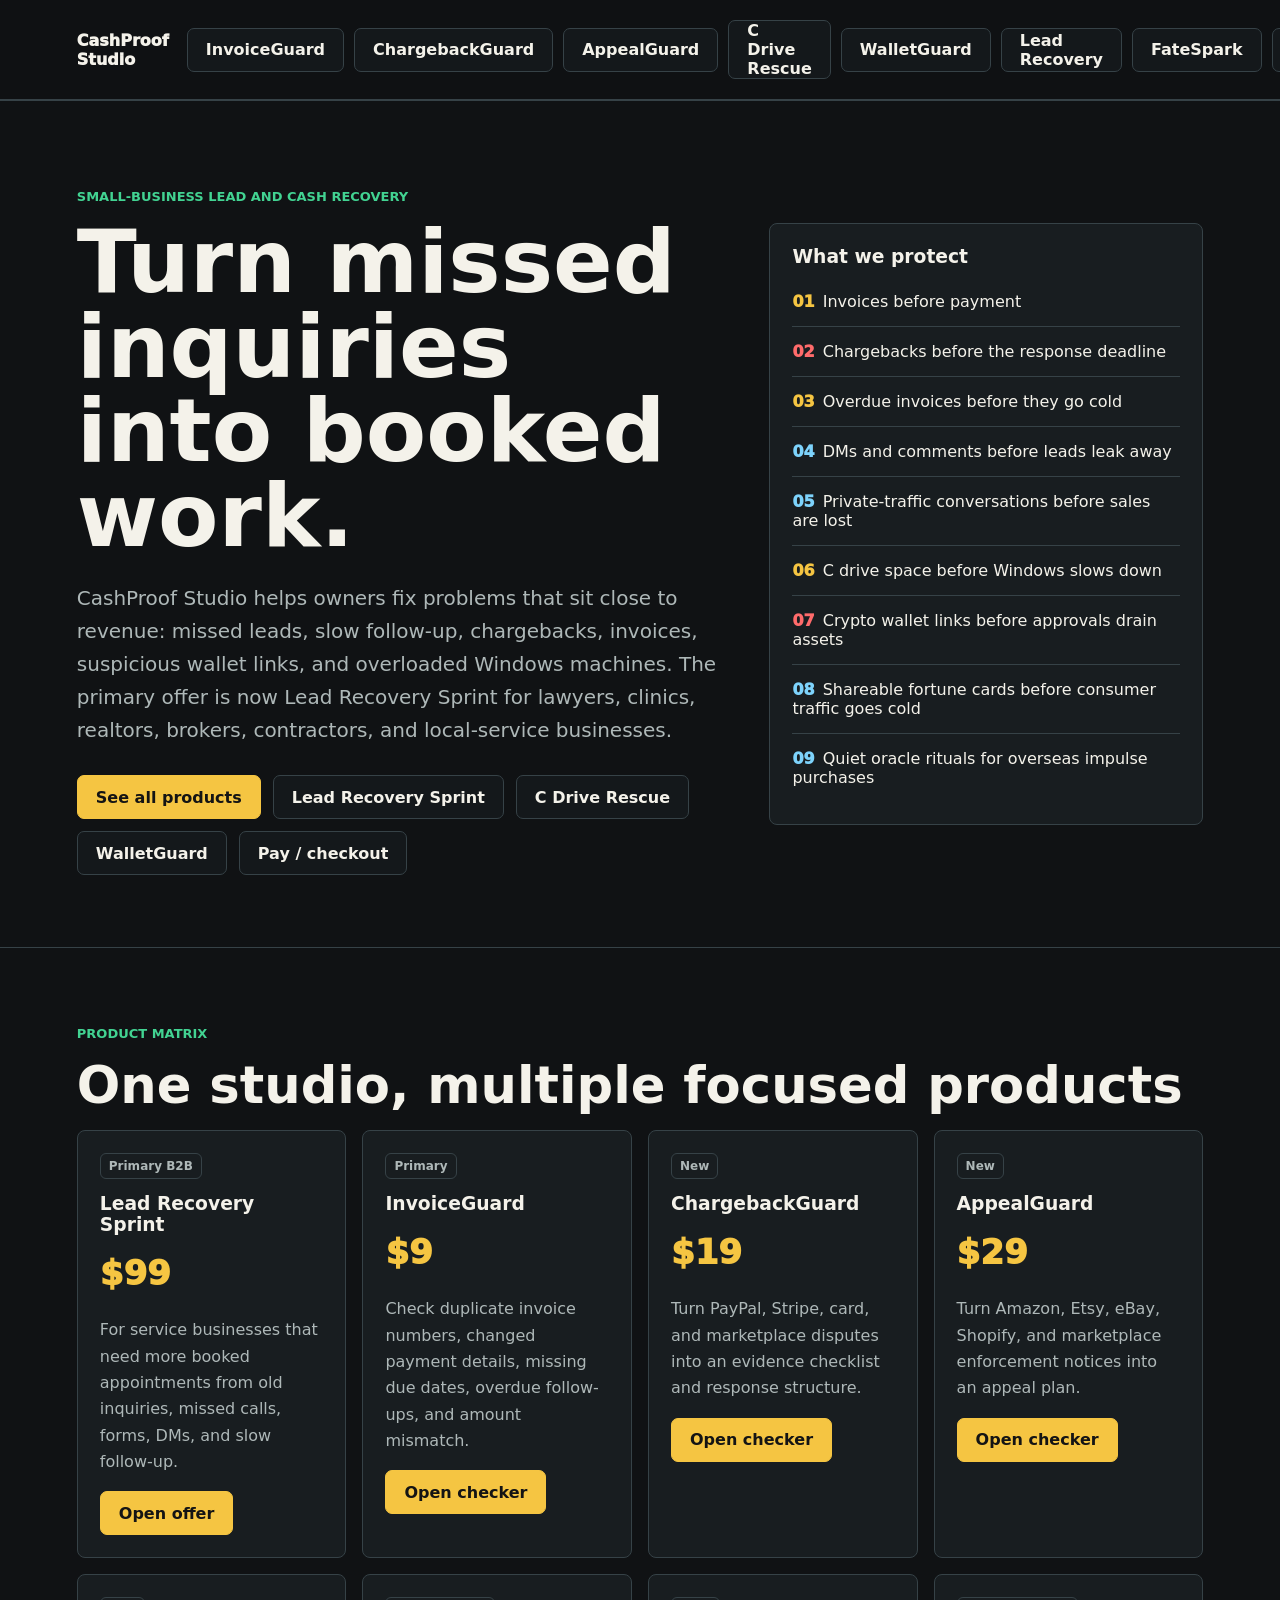
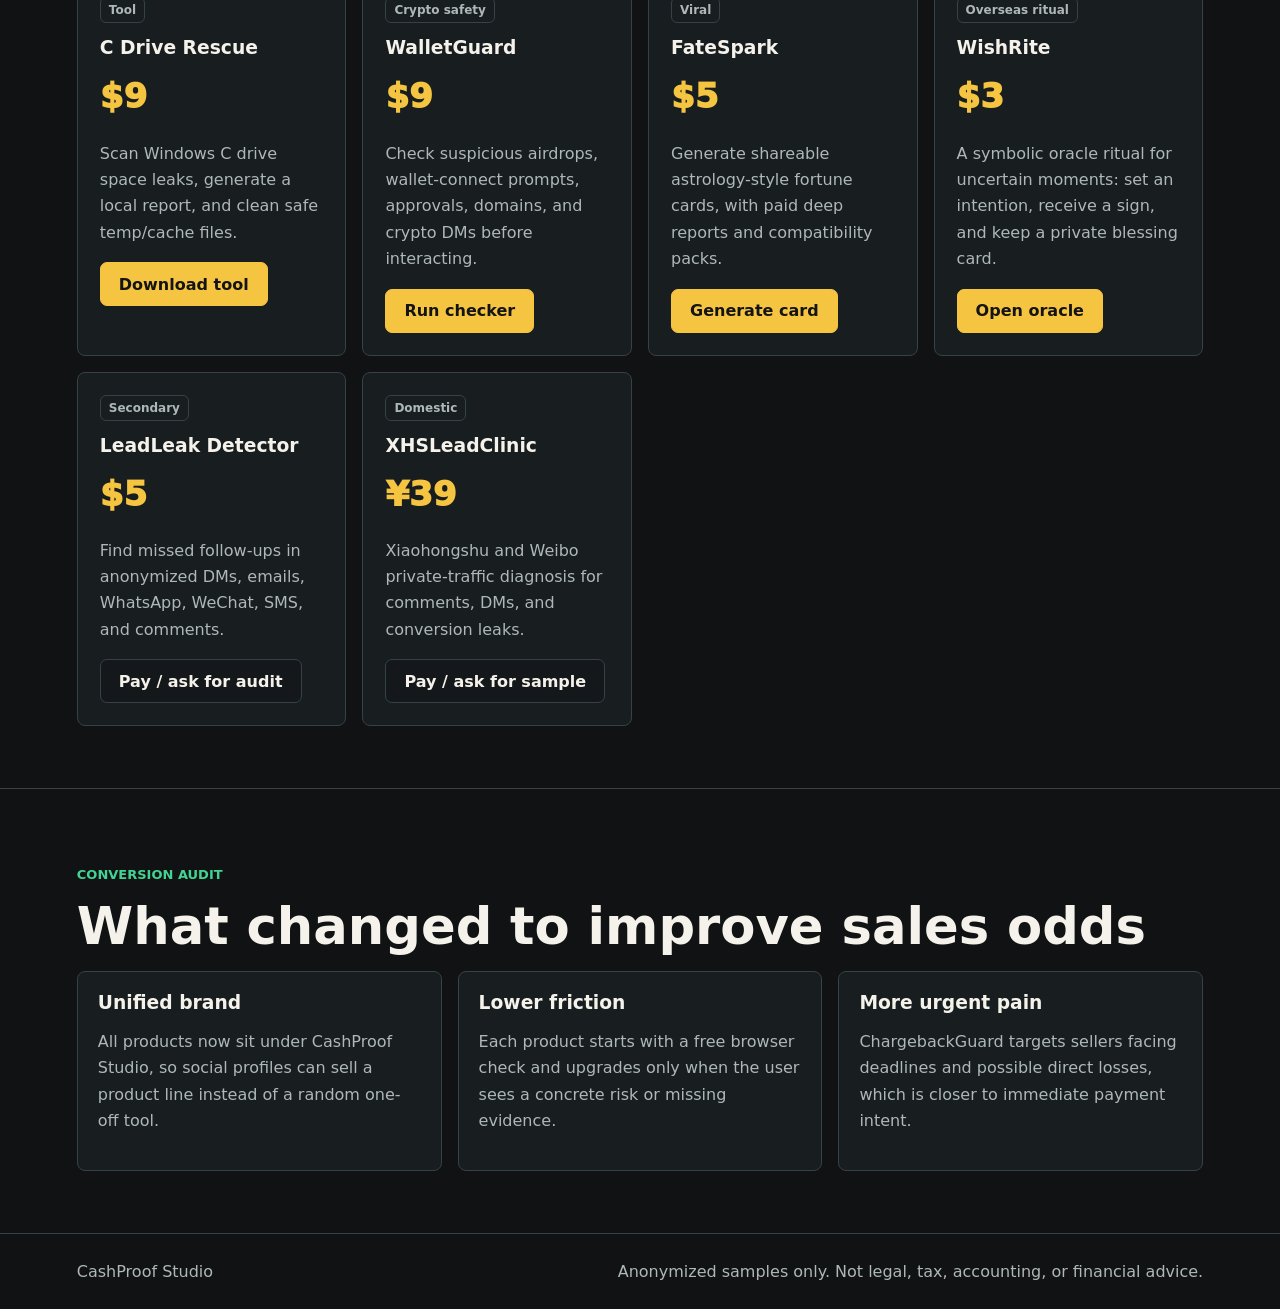
<file: index.html>
<!doctype html>
<html lang="en">
<head>
  <meta charset="utf-8">
  <meta name="viewport" content="width=device-width, initial-scale=1">
  <title>CashProof Studio - small business cash recovery tools</title>
  <style>
    :root{--bg:#101214;--panel:#181d20;--line:#364247;--text:#f4f2ea;--muted:#aeb8b8;--accent:#f5c542;--green:#42d392;--blue:#7dd3fc;--danger:#ff6b6b}
    *{box-sizing:border-box}body{margin:0;background:var(--bg);color:var(--text);font-family:Inter,ui-sans-serif,system-ui,-apple-system,BlinkMacSystemFont,"Segoe UI",sans-serif}
    a{color:inherit}.top{display:flex;justify-content:space-between;gap:18px;align-items:center;padding:18px 6vw;border-bottom:1px solid var(--line);background:rgba(16,18,20,.92);position:sticky;top:0;z-index:3}.brand{font-weight:950}.top nav{display:flex;gap:10px;align-items:center}
    .hero{min-height:72vh;padding:72px 6vw;display:grid;grid-template-columns:minmax(0,1.08fr) minmax(300px,.72fr);gap:42px;align-items:center}
    .eyebrow{color:var(--green);font-size:13px;font-weight:900;text-transform:uppercase}h1{font-size:clamp(44px,7vw,88px);line-height:.96;margin:0 0 24px}h2{font-size:clamp(30px,4vw,52px);line-height:1.06;margin:0 0 18px}h3{margin:0 0 10px}
    p{color:var(--muted);line-height:1.65}.lead{font-size:20px;max-width:760px}.actions{display:flex;flex-wrap:wrap;gap:12px;margin-top:28px}.btn{display:inline-flex;min-height:44px;align-items:center;justify-content:center;padding:0 18px;border:1px solid var(--line);border-radius:7px;text-decoration:none;font-weight:850}.primary{background:var(--accent);border-color:var(--accent);color:#141414}.secondary{background:#14181b}
    .panel,.card{background:var(--panel);border:1px solid var(--line);border-radius:8px}.panel{padding:22px}.row{padding:15px 0;border-bottom:1px solid var(--line)}.row:last-child{border:0}.row span{font-weight:950;margin-right:8px}.row .hot{color:var(--danger)}.row .new{color:var(--blue)}.row .cash{color:var(--accent)}
    section{padding:62px 6vw;border-top:1px solid var(--line)}.grid{display:grid;grid-template-columns:repeat(4,minmax(0,1fr));gap:16px}.card{padding:22px}.price{color:var(--accent);font-size:34px;font-weight:950;margin:0 0 10px}.tag{display:inline-flex;margin-bottom:14px;padding:5px 8px;border:1px solid var(--line);border-radius:6px;color:var(--muted);font-size:12px;font-weight:800}
    .audit{display:grid;grid-template-columns:repeat(3,minmax(0,1fr));gap:16px}.audit div{background:var(--panel);border:1px solid var(--line);border-radius:8px;padding:20px}
    footer{display:flex;justify-content:space-between;gap:18px;padding:28px 6vw;color:var(--muted);border-top:1px solid var(--line)}@media(max-width:1000px){.hero,.grid,.audit{grid-template-columns:1fr}.top nav{display:none}}
  </style>
</head>
<body>
  <header class="top">
    <div class="brand">CashProof Studio</div>
    <nav>
      <a class="btn secondary" href="/invoiceguard/">InvoiceGuard</a>
      <a class="btn secondary" href="/chargebackguard/">ChargebackGuard</a>
      <a class="btn secondary" href="/appealguard/">AppealGuard</a>
      <a class="btn secondary" href="/cdrive-rescue/">C Drive Rescue</a>
      <a class="btn secondary" href="/walletguard/">WalletGuard</a>
      <a class="btn secondary" href="/lead-recovery/">Lead Recovery</a>
      <a class="btn secondary" href="/fatespark/">FateSpark</a>
      <a class="btn secondary" href="/wishrite/">WishRite</a>
      <a class="btn primary" href="/start/">Start here</a>
      <a class="btn primary" href="/pay/">Pay / 收款</a>
    </nav>
  </header>
  <main>
    <section class="hero">
      <div>
        <p class="eyebrow">Small-business lead and cash recovery</p>
        <h1>Turn missed inquiries into booked work.</h1>
        <p class="lead">CashProof Studio helps owners fix problems that sit close to revenue: missed leads, slow follow-up, chargebacks, invoices, suspicious wallet links, and overloaded Windows machines. The primary offer is now Lead Recovery Sprint for lawyers, clinics, realtors, brokers, contractors, and local-service businesses.</p>
        <div class="actions">
          <a class="btn primary" href="/start/">See all products</a>
          <a class="btn secondary" href="/lead-recovery/">Lead Recovery Sprint</a>
          <a class="btn secondary" href="/cdrive-rescue/">C Drive Rescue</a>
          <a class="btn secondary" href="/walletguard/">WalletGuard</a>
          <a class="btn secondary" href="/pay/">Pay / checkout</a>
        </div>
      </div>
      <aside class="panel">
        <h3>What we protect</h3>
        <div class="row"><span class="cash">01</span>Invoices before payment</div>
        <div class="row"><span class="hot">02</span>Chargebacks before the response deadline</div>
        <div class="row"><span class="cash">03</span>Overdue invoices before they go cold</div>
        <div class="row"><span class="new">04</span>DMs and comments before leads leak away</div>
        <div class="row"><span class="new">05</span>Private-traffic conversations before sales are lost</div>
        <div class="row"><span class="cash">06</span>C drive space before Windows slows down</div>
        <div class="row"><span class="hot">07</span>Crypto wallet links before approvals drain assets</div>
        <div class="row"><span class="new">08</span>Shareable fortune cards before consumer traffic goes cold</div>
        <div class="row"><span class="new">09</span>Quiet oracle rituals for overseas impulse purchases</div>
      </aside>
    </section>

    <section>
      <p class="eyebrow">Product matrix</p>
      <h2>One studio, multiple focused products</h2>
      <div class="grid">
        <article class="card">
          <span class="tag">Primary B2B</span>
          <h3>Lead Recovery Sprint</h3>
          <p class="price">$99</p>
          <p>For service businesses that need more booked appointments from old inquiries, missed calls, forms, DMs, and slow follow-up.</p>
          <a class="btn primary" href="/lead-recovery/">Open offer</a>
        </article>
        <article class="card">
          <span class="tag">Primary</span>
          <h3>InvoiceGuard</h3>
          <p class="price">$9</p>
          <p>Check duplicate invoice numbers, changed payment details, missing due dates, overdue follow-ups, and amount mismatch.</p>
          <a class="btn primary" href="/invoiceguard/">Open checker</a>
        </article>
        <article class="card">
          <span class="tag">New</span>
          <h3>ChargebackGuard</h3>
          <p class="price">$19</p>
          <p>Turn PayPal, Stripe, card, and marketplace disputes into an evidence checklist and response structure.</p>
          <a class="btn primary" href="/chargebackguard/">Open checker</a>
        </article>
        <article class="card">
          <span class="tag">New</span>
          <h3>AppealGuard</h3>
          <p class="price">$29</p>
          <p>Turn Amazon, Etsy, eBay, Shopify, and marketplace enforcement notices into an appeal plan.</p>
          <a class="btn primary" href="/appealguard/">Open checker</a>
        </article>
        <article class="card">
          <span class="tag">Tool</span>
          <h3>C Drive Rescue</h3>
          <p class="price">$9</p>
          <p>Scan Windows C drive space leaks, generate a local report, and clean safe temp/cache files.</p>
          <a class="btn primary" href="/cdrive-rescue/">Download tool</a>
        </article>
        <article class="card">
          <span class="tag">Crypto safety</span>
          <h3>WalletGuard</h3>
          <p class="price">$9</p>
          <p>Check suspicious airdrops, wallet-connect prompts, approvals, domains, and crypto DMs before interacting.</p>
          <a class="btn primary" href="/walletguard/">Run checker</a>
        </article>
        <article class="card">
          <span class="tag">Viral</span>
          <h3>FateSpark</h3>
          <p class="price">$5</p>
          <p>Generate shareable astrology-style fortune cards, with paid deep reports and compatibility packs.</p>
          <a class="btn primary" href="/fatespark/">Generate card</a>
        </article>
        <article class="card">
          <span class="tag">Overseas ritual</span>
          <h3>WishRite</h3>
          <p class="price">$3</p>
          <p>A symbolic oracle ritual for uncertain moments: set an intention, receive a sign, and keep a private blessing card.</p>
          <a class="btn primary" href="/wishrite/">Open oracle</a>
        </article>
        <article class="card">
          <span class="tag">Secondary</span>
          <h3>LeadLeak Detector</h3>
          <p class="price">$5</p>
          <p>Find missed follow-ups in anonymized DMs, emails, WhatsApp, WeChat, SMS, and comments.</p>
          <a class="btn secondary" href="/pay/">Pay / ask for audit</a>
        </article>
        <article class="card">
          <span class="tag">Domestic</span>
          <h3>XHSLeadClinic</h3>
          <p class="price">¥39</p>
          <p>Xiaohongshu and Weibo private-traffic diagnosis for comments, DMs, and conversion leaks.</p>
          <a class="btn secondary" href="/pay/">Pay / ask for sample</a>
        </article>
      </div>
    </section>

    <section>
      <p class="eyebrow">Conversion audit</p>
      <h2>What changed to improve sales odds</h2>
      <div class="audit">
        <div>
          <h3>Unified brand</h3>
          <p>All products now sit under CashProof Studio, so social profiles can sell a product line instead of a random one-off tool.</p>
        </div>
        <div>
          <h3>Lower friction</h3>
          <p>Each product starts with a free browser check and upgrades only when the user sees a concrete risk or missing evidence.</p>
        </div>
        <div>
          <h3>More urgent pain</h3>
          <p>ChargebackGuard targets sellers facing deadlines and possible direct losses, which is closer to immediate payment intent.</p>
        </div>
      </div>
    </section>
  </main>
  <footer><span>CashProof Studio</span><span>Anonymized samples only. Not legal, tax, accounting, or financial advice.</span></footer>
</body>
</html>
</file>
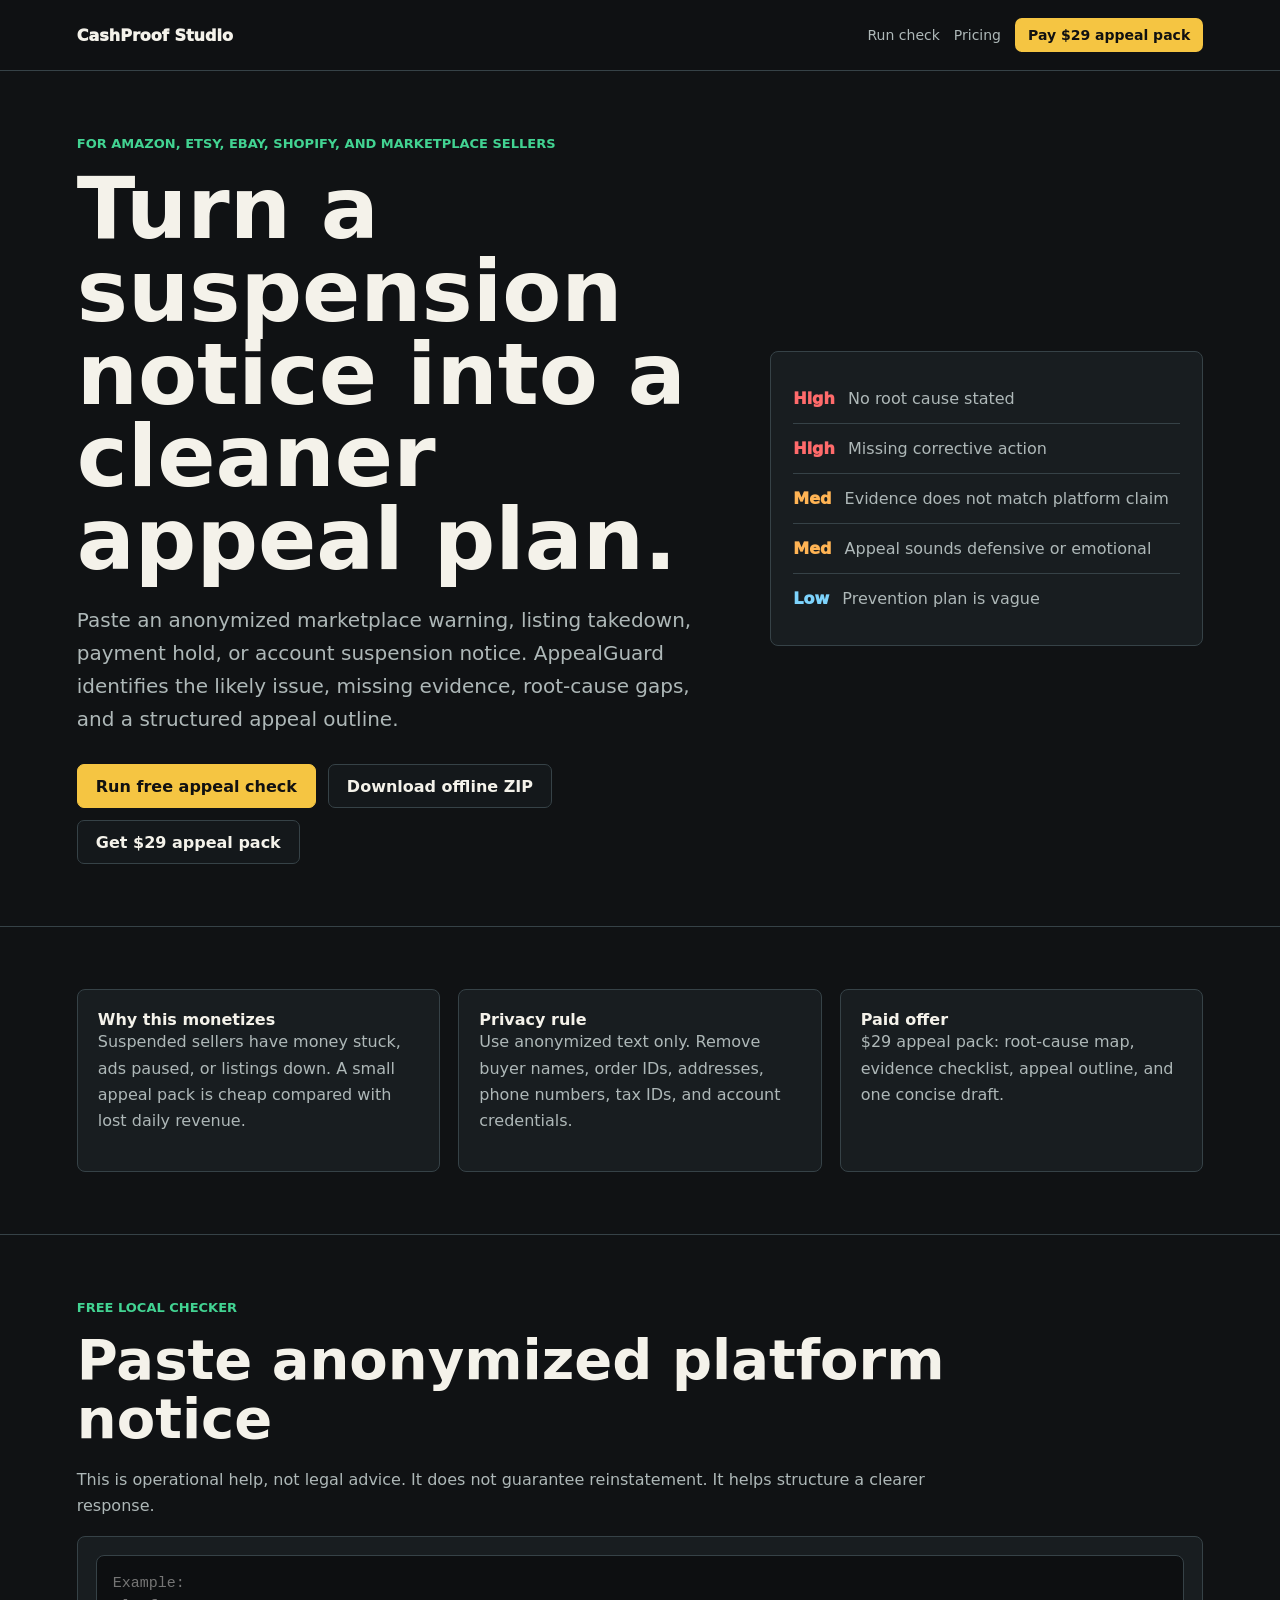
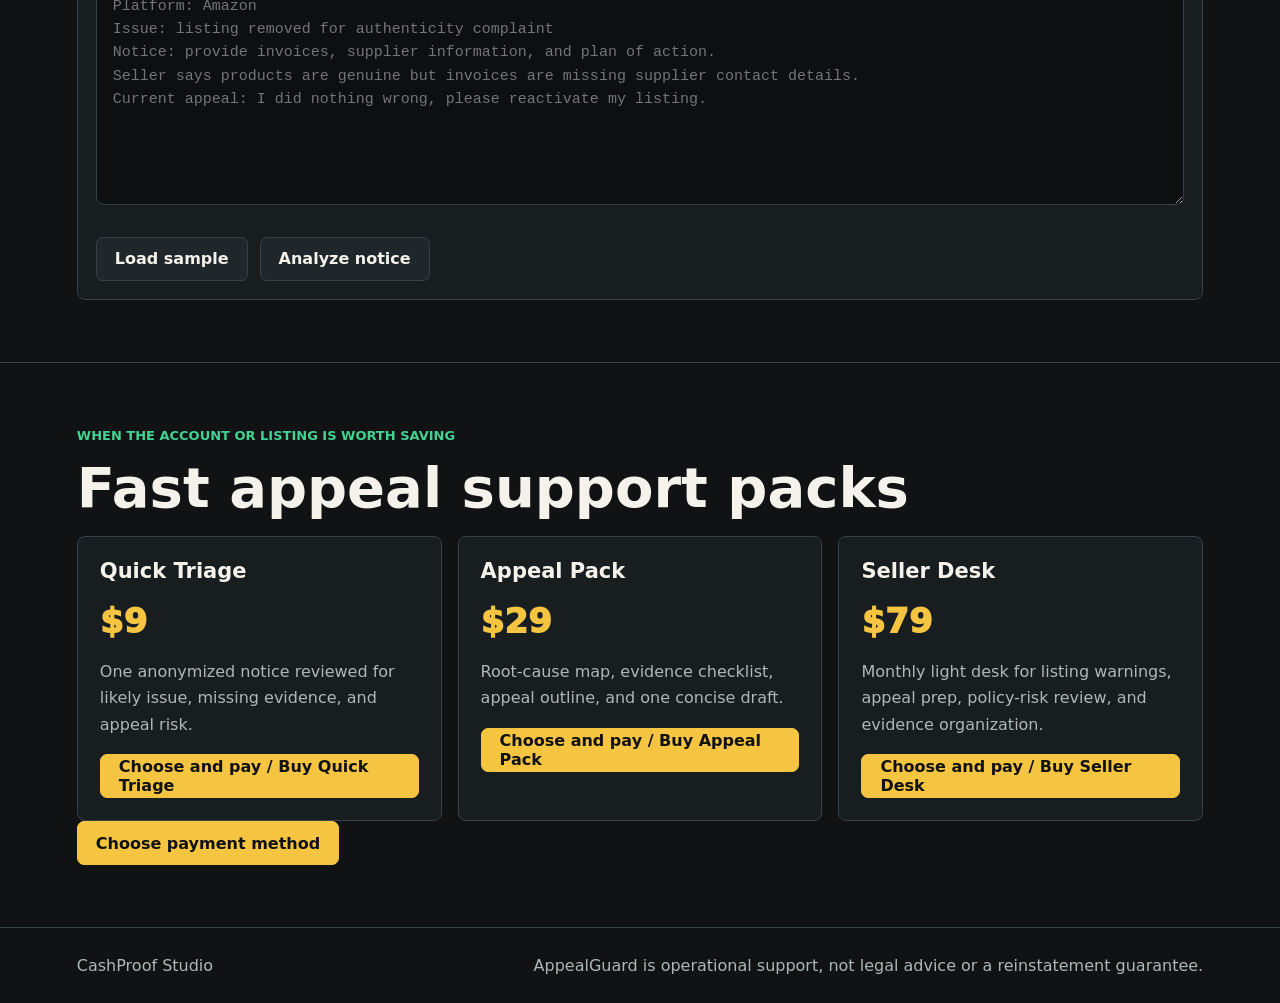
<file: appealguard/index.html>
﻿<!doctype html>
<html lang="en">
<head>
  <meta charset="utf-8">
  <meta name="viewport" content="width=device-width, initial-scale=1">
  <title>AppealGuard - marketplace suspension appeal checker</title>
  <link rel="stylesheet" href="styles.css">
</head>
<body>
  <header class="topbar">
    <a class="brand" href="../">CashProof Studio</a>
    <nav>
      <a href="#check">Run check</a>
      <a href="#offers">Pricing</a>
      <a class="paylink" href="https://tianyayiyin.github.io/pay/">Pay $29 appeal pack</a>
    </nav>
  </header>

  <main>
    <section class="hero">
      <div>
        <p class="eyebrow">For Amazon, Etsy, eBay, Shopify, and marketplace sellers</p>
        <h1>Turn a suspension notice into a cleaner appeal plan.</h1>
        <p class="lead">Paste an anonymized marketplace warning, listing takedown, payment hold, or account suspension notice. AppealGuard identifies the likely issue, missing evidence, root-cause gaps, and a structured appeal outline.</p>
        <div class="actions">
          <a class="button primary" href="#check">Run free appeal check</a>
          <a class="button secondary" href="AppealGuard-Free.zip" download>Download offline ZIP</a>
          <a class="button secondary" href="https://tianyayiyin.github.io/pay/">Get $29 appeal pack</a>
        </div>
      </div>
      <aside class="risk-card">
        <div class="risk-row high"><span>High</span> No root cause stated</div>
        <div class="risk-row high"><span>High</span> Missing corrective action</div>
        <div class="risk-row medium"><span>Med</span> Evidence does not match platform claim</div>
        <div class="risk-row medium"><span>Med</span> Appeal sounds defensive or emotional</div>
        <div class="risk-row low"><span>Low</span> Prevention plan is vague</div>
      </aside>
    </section>

    <section class="strip">
      <div>
        <strong>Why this monetizes</strong>
        <p>Suspended sellers have money stuck, ads paused, or listings down. A small appeal pack is cheap compared with lost daily revenue.</p>
      </div>
      <div>
        <strong>Privacy rule</strong>
        <p>Use anonymized text only. Remove buyer names, order IDs, addresses, phone numbers, tax IDs, and account credentials.</p>
      </div>
      <div>
        <strong>Paid offer</strong>
        <p>$29 appeal pack: root-cause map, evidence checklist, appeal outline, and one concise draft.</p>
      </div>
    </section>

    <section id="check" class="checker">
      <div class="section-head">
        <p class="eyebrow">Free local checker</p>
        <h2>Paste anonymized platform notice</h2>
        <p>This is operational help, not legal advice. It does not guarantee reinstatement. It helps structure a clearer response.</p>
      </div>

      <div class="tool">
        <textarea id="noticeText" placeholder="Example:
Platform: Amazon
Issue: listing removed for authenticity complaint
Notice: provide invoices, supplier information, and plan of action.
Seller says products are genuine but invoices are missing supplier contact details.
Current appeal: I did nothing wrong, please reactivate my listing."></textarea>
        <div class="tool-actions">
          <button id="sampleBtn" type="button">Load sample</button>
          <button id="checkBtn" type="button">Analyze notice</button>
        </div>
      </div>

      <div id="results" class="results" hidden>
        <div class="score">
          <span id="scoreLabel">Appeal readiness</span>
          <strong id="scoreValue">0</strong>
        </div>
        <div class="result-grid">
          <article>
            <h3>Likely issue</h3>
            <ul id="issueList"></ul>
          </article>
          <article>
            <h3>Missing evidence</h3>
            <ul id="evidenceList"></ul>
          </article>
          <article>
            <h3>Next action</h3>
            <p id="nextAction"></p>
          </article>
        </div>
        <div class="email-box">
          <h3>Appeal outline</h3>
          <pre id="appealDraft"></pre>
        </div>
      </div>
    </section>

    <section id="offers" class="offers">
      <p class="eyebrow">When the account or listing is worth saving</p>
      <h2>Fast appeal support packs</h2>
      <div class="offer-grid">
        <article>
          <h3>Quick Triage</h3>
          <p class="price">$9</p>
          <p>One anonymized notice reviewed for likely issue, missing evidence, and appeal risk.</p><a class="button primary" href="https://tianyayiyin.github.io/pay/?product=appealguard&plan=quick-triage">Choose and pay / Buy Quick Triage</a>
        </article>
        <article>
          <h3>Appeal Pack</h3>
          <p class="price">$29</p>
          <p>Root-cause map, evidence checklist, appeal outline, and one concise draft.</p><a class="button primary" href="https://tianyayiyin.github.io/pay/?product=appealguard&plan=appeal-pack">Choose and pay / Buy Appeal Pack</a>
        </article>
        <article>
          <h3>Seller Desk</h3>
          <p class="price">$79</p>
          <p>Monthly light desk for listing warnings, appeal prep, policy-risk review, and evidence organization.</p><a class="button primary" href="https://tianyayiyin.github.io/pay/?product=appealguard&plan=seller-desk">Choose and pay / Buy Seller Desk</a>
        </article>
      </div>
      <a class="button primary" href="https://tianyayiyin.github.io/pay/">Choose payment method</a>
    </section>
  </main>

  <footer>
    <span>CashProof Studio</span>
    <span>AppealGuard is operational support, not legal advice or a reinstatement guarantee.</span>
  </footer>
  <script src="app.js"></script>
<script>
  document.querySelectorAll('#pricing article, #offers article, .price-card').forEach((card) => {
    const link = card.querySelector('a[href*="/pay/"]');
    if (!link) return;
    card.style.cursor = 'pointer';
    card.setAttribute('tabindex', '0');
    card.setAttribute('role', 'link');
    card.addEventListener('click', (event) => {
      if (event.target.closest('a')) return;
      window.location.href = link.href;
    });
    card.addEventListener('keydown', (event) => {
      if (event.key === 'Enter') window.location.href = link.href;
    });
  });
</script>
</body>
</html>
</file>
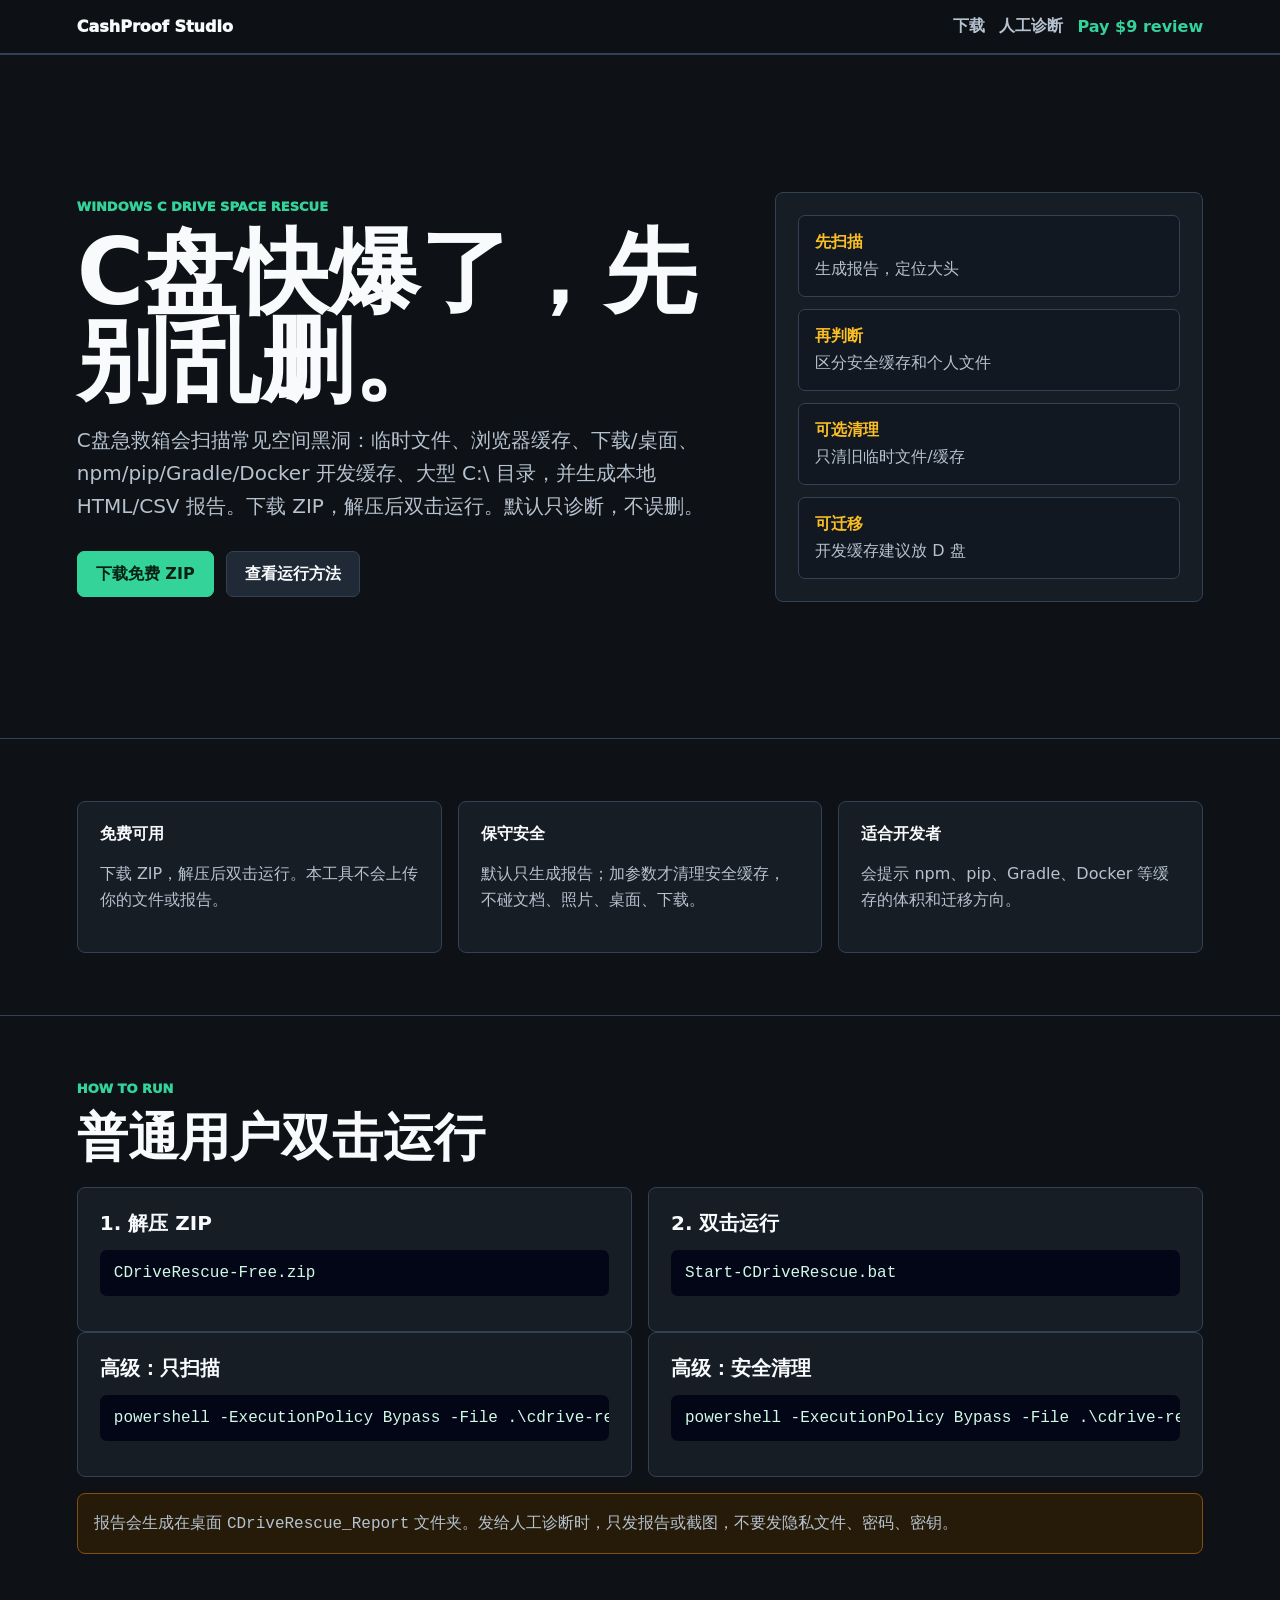
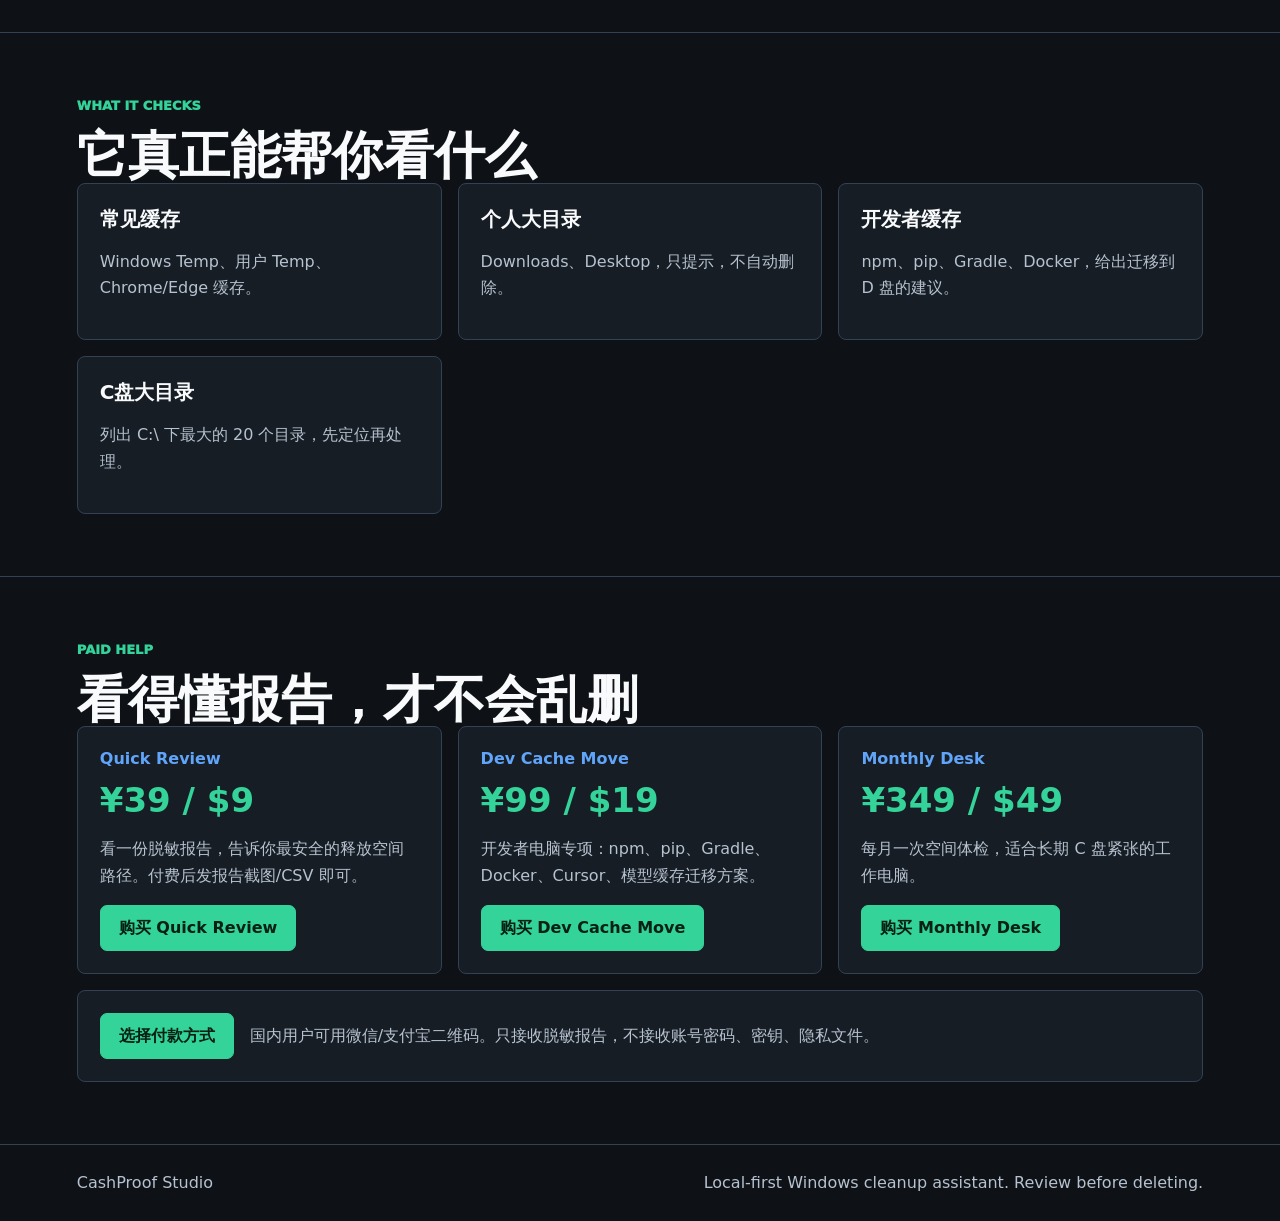
<file: cdrive-rescue/index.html>
﻿<!doctype html>
<html lang="zh-CN">
<head>
  <meta charset="utf-8">
  <meta name="viewport" content="width=device-width, initial-scale=1">
  <title>C盘急救箱 - Windows C Drive Rescue</title>
  <link rel="stylesheet" href="styles.css">
</head>
<body>
  <header class="topbar">
    <a class="brand" href="../">CashProof Studio</a>
    <nav>
      <a href="#download">下载</a>
      <a href="#pricing">人工诊断</a>
      <a class="paylink" href="https://tianyayiyin.github.io/pay/">Pay $9 review</a>
    </nav>
  </header>

  <main>
    <section class="hero">
      <div>
        <p class="eyebrow">Windows C drive space rescue</p>
        <h1>C盘快爆了，先别乱删。</h1>
        <p class="lead">C盘急救箱会扫描常见空间黑洞：临时文件、浏览器缓存、下载/桌面、npm/pip/Gradle/Docker 开发缓存、大型 C:\ 目录，并生成本地 HTML/CSV 报告。下载 ZIP，解压后双击运行。默认只诊断，不误删。</p>
        <div class="actions">
          <a class="button primary" href="CDriveRescue-Free.zip" download>下载免费 ZIP</a>
          <a class="button secondary" href="#run">查看运行方法</a>
        </div>
      </div>
      <aside class="rescue-card">
        <div><strong>先扫描</strong><span>生成报告，定位大头</span></div>
        <div><strong>再判断</strong><span>区分安全缓存和个人文件</span></div>
        <div><strong>可选清理</strong><span>只清旧临时文件/缓存</span></div>
        <div><strong>可迁移</strong><span>开发缓存建议放 D 盘</span></div>
      </aside>
    </section>

    <section id="download" class="strip">
      <div>
        <strong>免费可用</strong>
        <p>下载 ZIP，解压后双击运行。本工具不会上传你的文件或报告。</p>
      </div>
      <div>
        <strong>保守安全</strong>
        <p>默认只生成报告；加参数才清理安全缓存，不碰文档、照片、桌面、下载。</p>
      </div>
      <div>
        <strong>适合开发者</strong>
        <p>会提示 npm、pip、Gradle、Docker 等缓存的体积和迁移方向。</p>
      </div>
    </section>

    <section id="run" class="run">
      <div class="section-head">
        <p class="eyebrow">How to run</p>
        <h2>普通用户双击运行</h2>
      </div>
      <div class="code-grid">
        <article>
          <h3>1. 解压 ZIP</h3>
          <pre><code>CDriveRescue-Free.zip</code></pre>
        </article>
        <article>
          <h3>2. 双击运行</h3>
          <pre><code>Start-CDriveRescue.bat</code></pre>
        </article>
      </div>
      <div class="code-grid">
        <article>
          <h3>高级：只扫描</h3>
          <pre><code>powershell -ExecutionPolicy Bypass -File .\cdrive-rescue.ps1</code></pre>
        </article>
        <article>
          <h3>高级：安全清理</h3>
          <pre><code>powershell -ExecutionPolicy Bypass -File .\cdrive-rescue.ps1 -CleanSafe</code></pre>
        </article>
      </div>
      <p class="note">报告会生成在桌面 <code>CDriveRescue_Report</code> 文件夹。发给人工诊断时，只发报告或截图，不要发隐私文件、密码、密钥。</p>
    </section>

    <section class="checks">
      <p class="eyebrow">What it checks</p>
      <h2>它真正能帮你看什么</h2>
      <div class="grid">
        <article><h3>常见缓存</h3><p>Windows Temp、用户 Temp、Chrome/Edge 缓存。</p></article>
        <article><h3>个人大目录</h3><p>Downloads、Desktop，只提示，不自动删除。</p></article>
        <article><h3>开发者缓存</h3><p>npm、pip、Gradle、Docker，给出迁移到 D 盘的建议。</p></article>
        <article><h3>C盘大目录</h3><p>列出 C:\ 下最大的 20 个目录，先定位再处理。</p></article>
      </div>
    </section>

    <section id="pricing" class="pricing">
      <p class="eyebrow">Paid help</p>
      <h2>看得懂报告，才不会乱删</h2>
      <div class="price-grid">
        <article>
          <span>Quick Review</span>
          <strong>¥39 / $9</strong>
          <p>看一份脱敏报告，告诉你最安全的释放空间路径。付费后发报告截图/CSV 即可。</p><a class="button primary" href="https://tianyayiyin.github.io/pay/?product=cdrive-rescue&plan=quick-review">购买 Quick Review</a>
        </article>
        <article>
          <span>Dev Cache Move</span>
          <strong>¥99 / $19</strong>
          <p>开发者电脑专项：npm、pip、Gradle、Docker、Cursor、模型缓存迁移方案。</p><a class="button primary" href="https://tianyayiyin.github.io/pay/?product=cdrive-rescue&plan=dev-cache-move">购买 Dev Cache Move</a>
        </article>
        <article>
          <span>Monthly Desk</span>
          <strong>¥349 / $49</strong>
          <p>每月一次空间体检，适合长期 C 盘紧张的工作电脑。</p><a class="button primary" href="https://tianyayiyin.github.io/pay/?product=cdrive-rescue&plan=monthly-desk">购买 Monthly Desk</a>
        </article>
      </div>
      <div class="paybox">
        <a class="button primary" href="https://tianyayiyin.github.io/pay/">选择付款方式</a>
        <p>国内用户可用微信/支付宝二维码。只接收脱敏报告，不接收账号密码、密钥、隐私文件。</p>
      </div>
    </section>
  </main>

  <footer>
    <span>CashProof Studio</span>
    <span>Local-first Windows cleanup assistant. Review before deleting.</span>
  </footer>
<script>
  document.querySelectorAll('#pricing article, #offers article, .price-card').forEach((card) => {
    const link = card.querySelector('a[href*="/pay/"]');
    if (!link) return;
    card.style.cursor = 'pointer';
    card.setAttribute('tabindex', '0');
    card.setAttribute('role', 'link');
    card.addEventListener('click', (event) => {
      if (event.target.closest('a')) return;
      window.location.href = link.href;
    });
    card.addEventListener('keydown', (event) => {
      if (event.key === 'Enter') window.location.href = link.href;
    });
  });
</script>
</body>
</html>
</file>
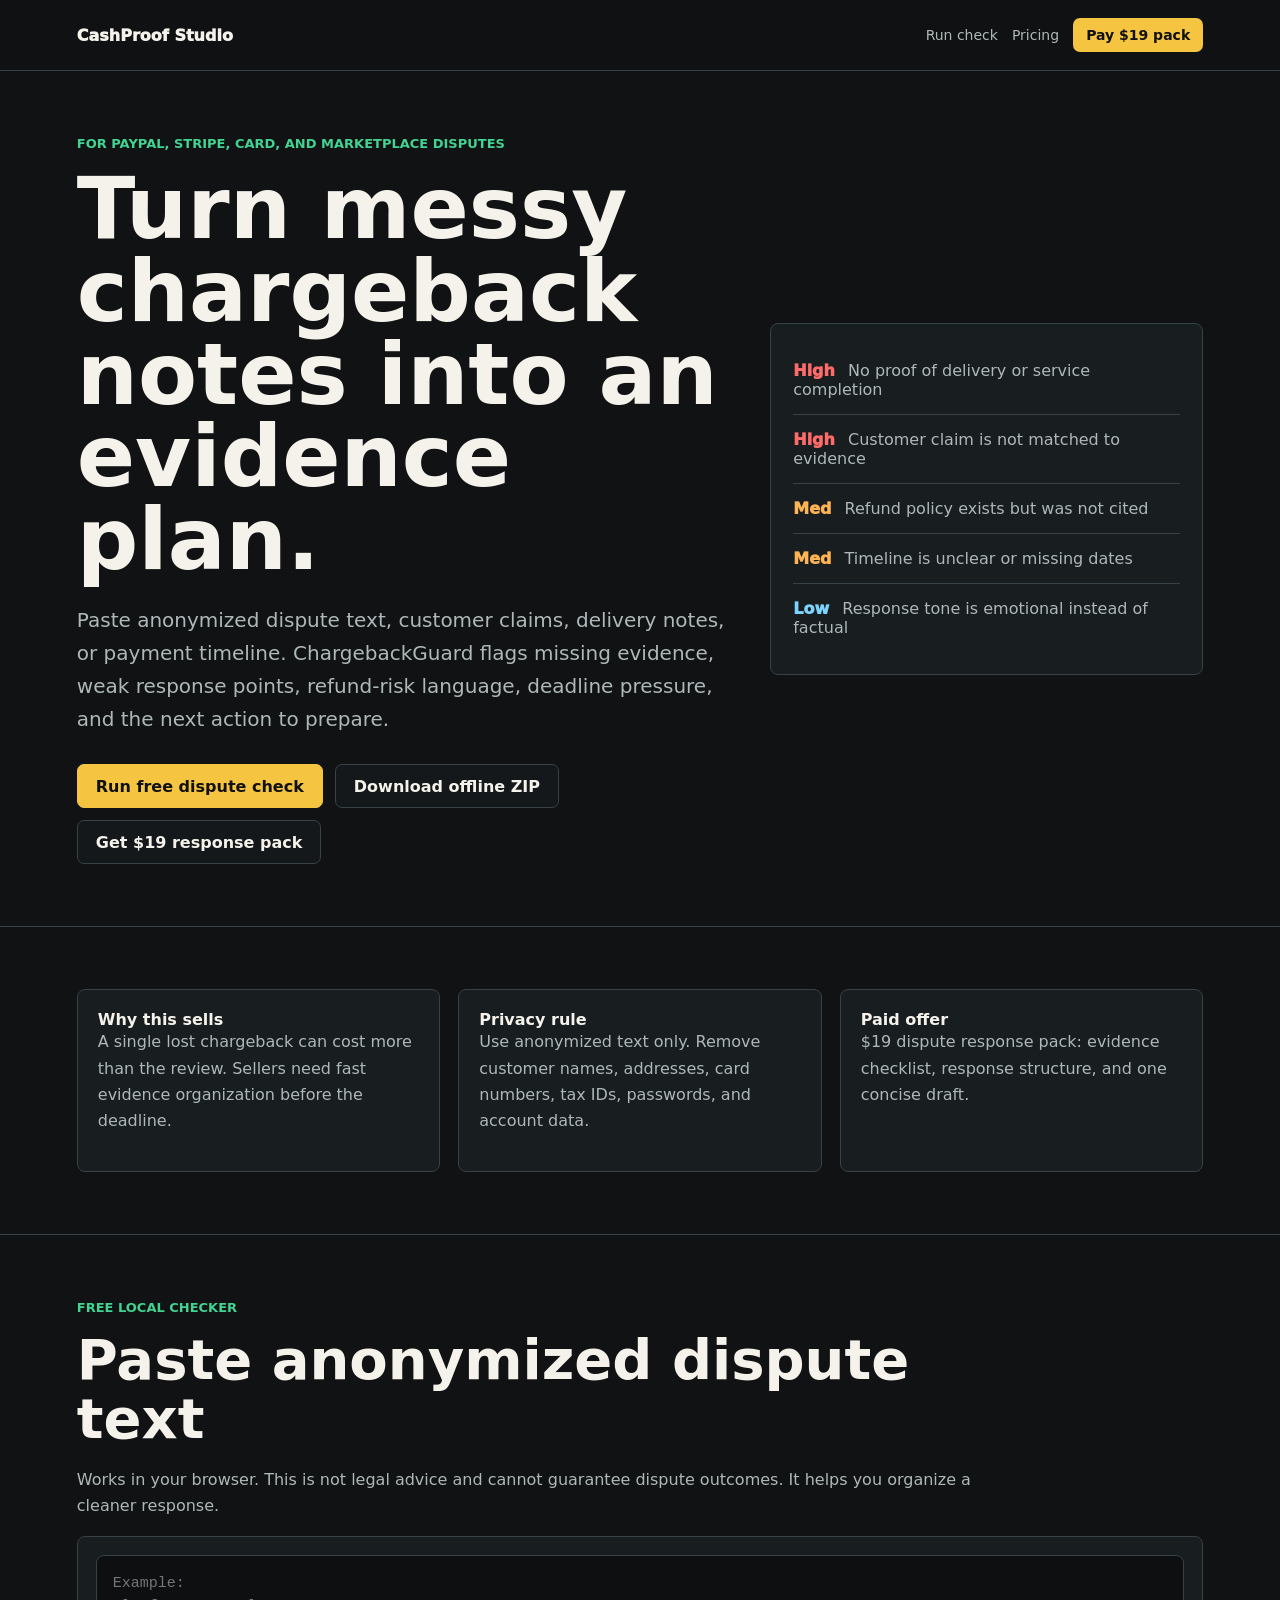
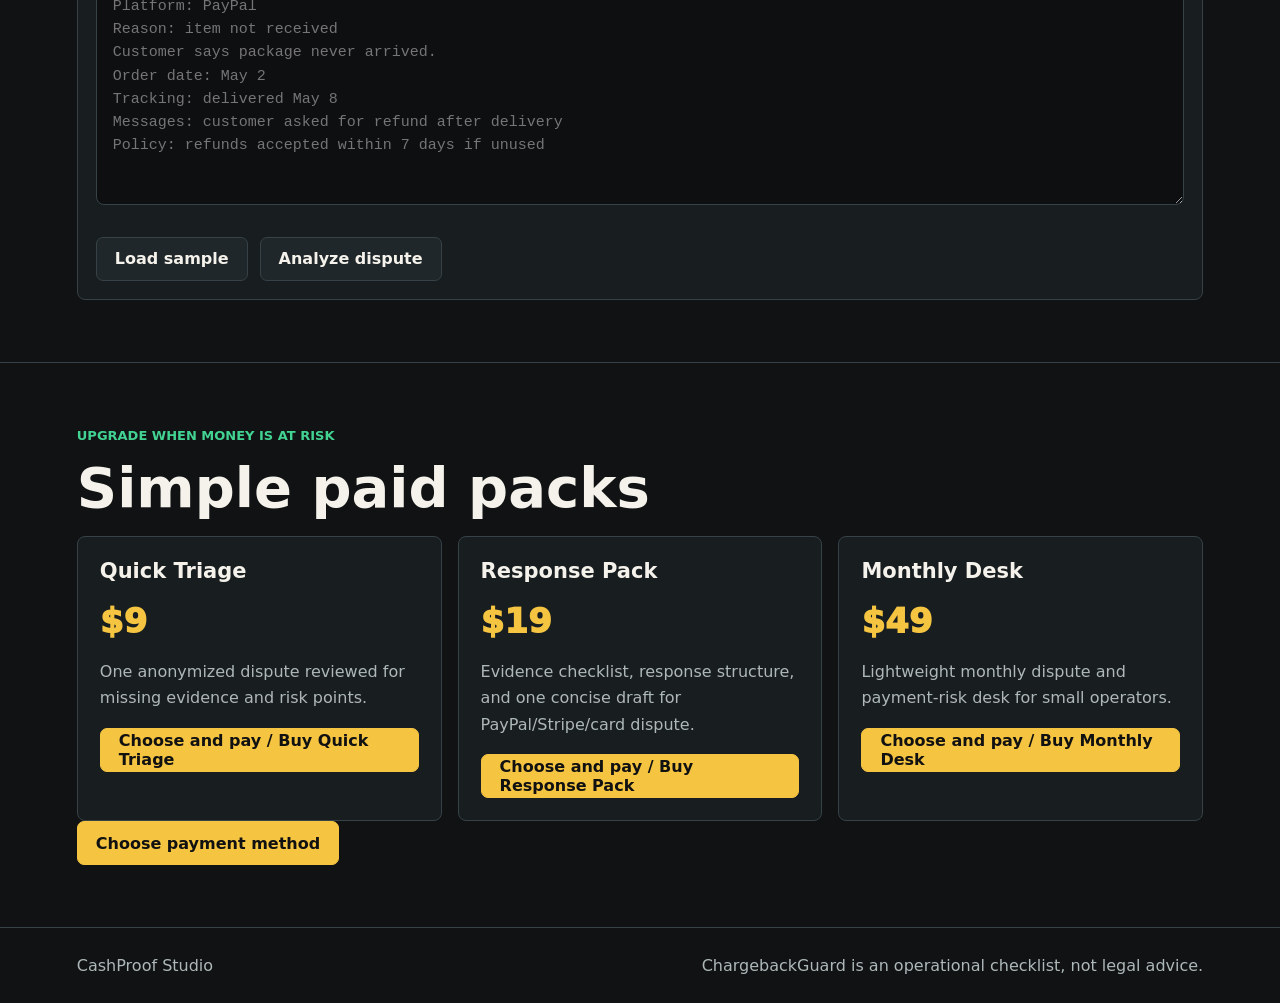
<file: chargebackguard/index.html>
﻿<!doctype html>
<html lang="en">
<head>
  <meta charset="utf-8">
  <meta name="viewport" content="width=device-width, initial-scale=1">
  <title>ChargebackGuard - dispute evidence checker</title>
  <link rel="stylesheet" href="styles.css">
</head>
<body>
  <header class="topbar">
    <a class="brand" href="../">CashProof Studio</a>
    <nav>
      <a href="#check">Run check</a>
      <a href="#offers">Pricing</a>
      <a class="paylink" href="https://tianyayiyin.github.io/pay/">Pay $19 pack</a>
    </nav>
  </header>

  <main>
    <section class="hero">
      <div>
        <p class="eyebrow">For PayPal, Stripe, card, and marketplace disputes</p>
        <h1>Turn messy chargeback notes into an evidence plan.</h1>
        <p class="lead">Paste anonymized dispute text, customer claims, delivery notes, or payment timeline. ChargebackGuard flags missing evidence, weak response points, refund-risk language, deadline pressure, and the next action to prepare.</p>
        <div class="actions">
          <a class="button primary" href="#check">Run free dispute check</a>
          <a class="button secondary" href="ChargebackGuard-Free.zip" download>Download offline ZIP</a>
          <a class="button secondary" href="https://tianyayiyin.github.io/pay/">Get $19 response pack</a>
        </div>
      </div>
      <aside class="risk-card">
        <div class="risk-row high"><span>High</span> No proof of delivery or service completion</div>
        <div class="risk-row high"><span>High</span> Customer claim is not matched to evidence</div>
        <div class="risk-row medium"><span>Med</span> Refund policy exists but was not cited</div>
        <div class="risk-row medium"><span>Med</span> Timeline is unclear or missing dates</div>
        <div class="risk-row low"><span>Low</span> Response tone is emotional instead of factual</div>
      </aside>
    </section>

    <section class="strip">
      <div>
        <strong>Why this sells</strong>
        <p>A single lost chargeback can cost more than the review. Sellers need fast evidence organization before the deadline.</p>
      </div>
      <div>
        <strong>Privacy rule</strong>
        <p>Use anonymized text only. Remove customer names, addresses, card numbers, tax IDs, passwords, and account data.</p>
      </div>
      <div>
        <strong>Paid offer</strong>
        <p>$19 dispute response pack: evidence checklist, response structure, and one concise draft.</p>
      </div>
    </section>

    <section id="check" class="checker">
      <div class="section-head">
        <p class="eyebrow">Free local checker</p>
        <h2>Paste anonymized dispute text</h2>
        <p>Works in your browser. This is not legal advice and cannot guarantee dispute outcomes. It helps you organize a cleaner response.</p>
      </div>

      <div class="tool">
        <textarea id="caseText" placeholder="Example:
Platform: PayPal
Reason: item not received
Customer says package never arrived.
Order date: May 2
Tracking: delivered May 8
Messages: customer asked for refund after delivery
Policy: refunds accepted within 7 days if unused"></textarea>
        <div class="tool-actions">
          <button id="sampleBtn" type="button">Load sample</button>
          <button id="checkBtn" type="button">Analyze dispute</button>
        </div>
      </div>

      <div id="results" class="results" hidden>
        <div class="score">
          <span id="scoreLabel">Risk score</span>
          <strong id="scoreValue">0</strong>
        </div>
        <div class="result-grid">
          <article>
            <h3>Missing evidence</h3>
            <ul id="missingList"></ul>
          </article>
          <article>
            <h3>Response angle</h3>
            <ul id="angleList"></ul>
          </article>
          <article>
            <h3>Next action</h3>
            <p id="nextAction"></p>
          </article>
        </div>
        <div class="email-box">
          <h3>Draft response structure</h3>
          <pre id="responseDraft"></pre>
        </div>
      </div>
    </section>

    <section id="offers" class="offers">
      <p class="eyebrow">Upgrade when money is at risk</p>
      <h2>Simple paid packs</h2>
      <div class="offer-grid">
        <article>
          <h3>Quick Triage</h3>
          <p class="price">$9</p>
          <p>One anonymized dispute reviewed for missing evidence and risk points.</p><a class="button primary" href="https://tianyayiyin.github.io/pay/?product=chargebackguard&plan=quick-triage">Choose and pay / Buy Quick Triage</a>
        </article>
        <article>
          <h3>Response Pack</h3>
          <p class="price">$19</p>
          <p>Evidence checklist, response structure, and one concise draft for PayPal/Stripe/card dispute.</p><a class="button primary" href="https://tianyayiyin.github.io/pay/?product=chargebackguard&plan=response-pack">Choose and pay / Buy Response Pack</a>
        </article>
        <article>
          <h3>Monthly Desk</h3>
          <p class="price">$49</p>
          <p>Lightweight monthly dispute and payment-risk desk for small operators.</p><a class="button primary" href="https://tianyayiyin.github.io/pay/?product=chargebackguard&plan=monthly-desk">Choose and pay / Buy Monthly Desk</a>
        </article>
      </div>
      <a class="button primary" href="https://tianyayiyin.github.io/pay/">Choose payment method</a>
    </section>
  </main>

  <footer>
    <span>CashProof Studio</span>
    <span>ChargebackGuard is an operational checklist, not legal advice.</span>
  </footer>
  <script src="app.js"></script>
<script>
  document.querySelectorAll('#pricing article, #offers article, .price-card').forEach((card) => {
    const link = card.querySelector('a[href*="/pay/"]');
    if (!link) return;
    card.style.cursor = 'pointer';
    card.setAttribute('tabindex', '0');
    card.setAttribute('role', 'link');
    card.addEventListener('click', (event) => {
      if (event.target.closest('a')) return;
      window.location.href = link.href;
    });
    card.addEventListener('keydown', (event) => {
      if (event.key === 'Enter') window.location.href = link.href;
    });
  });
</script>
</body>
</html>
</file>
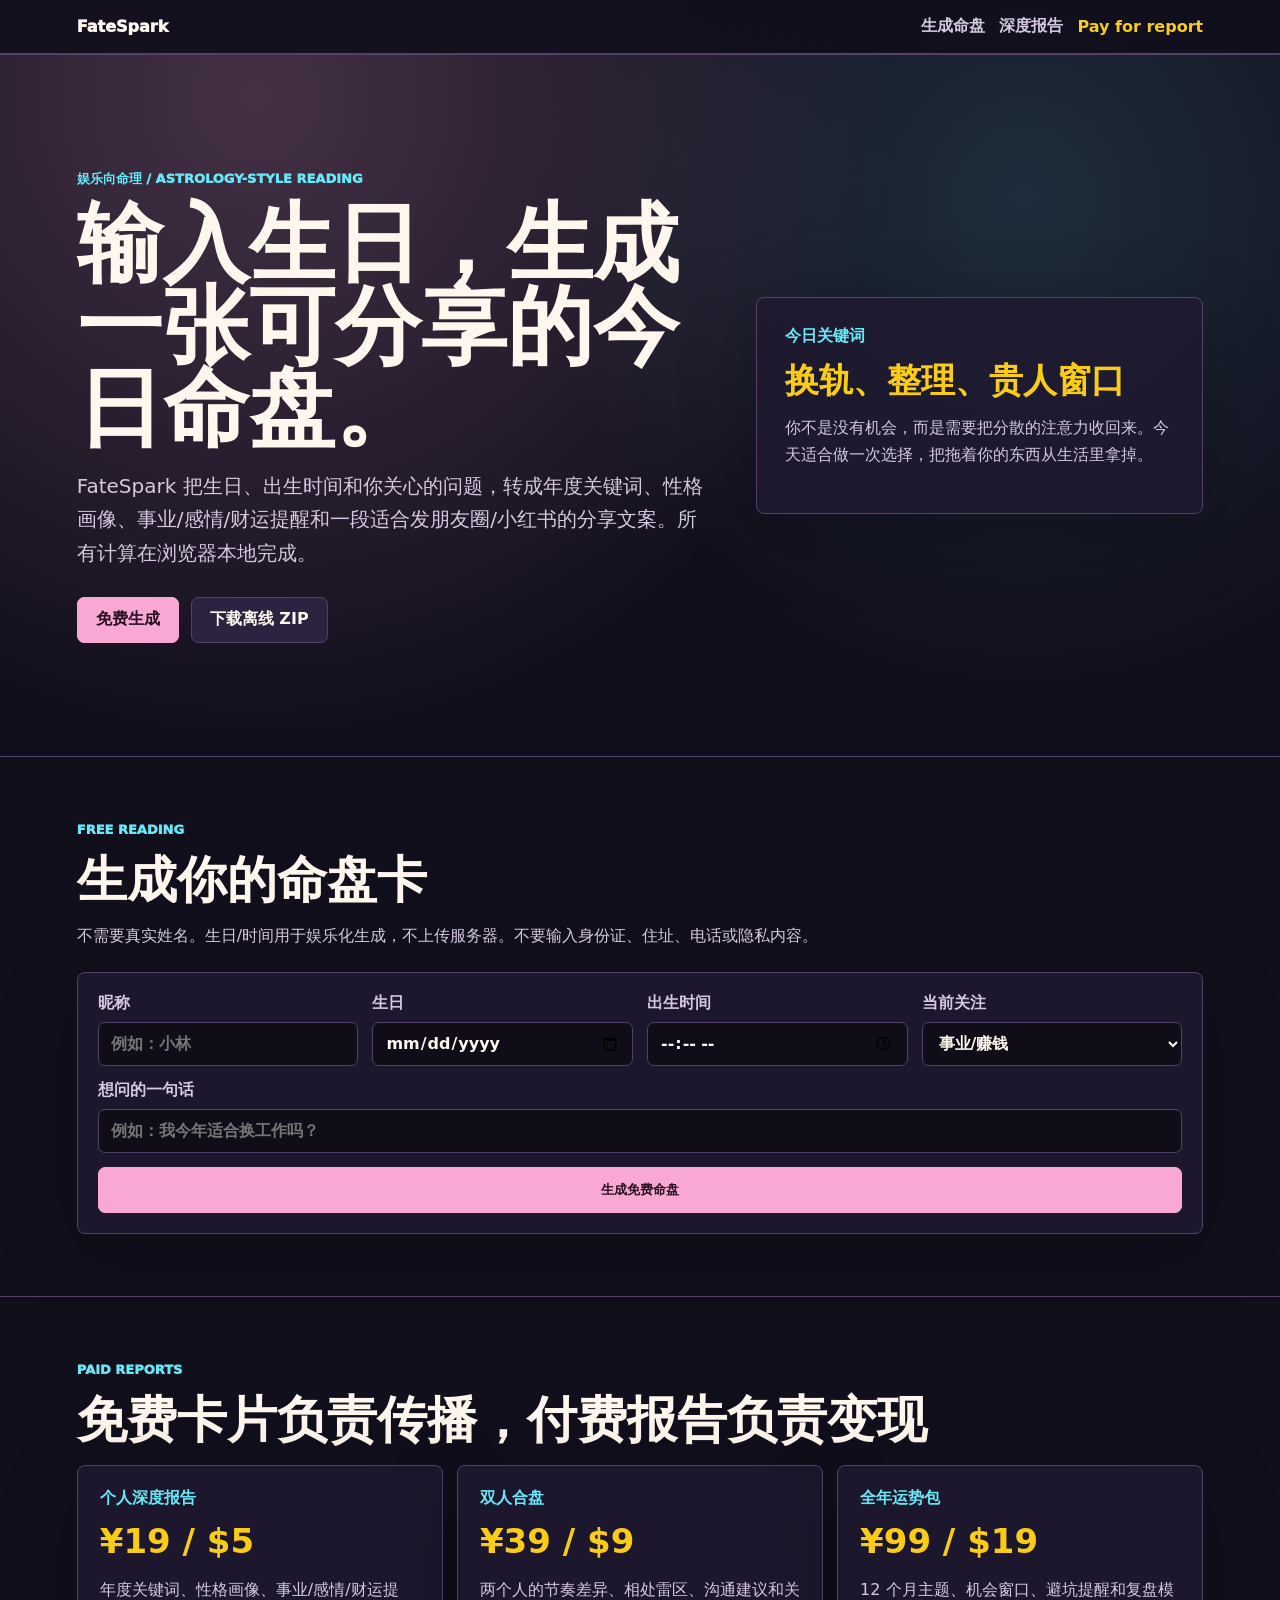
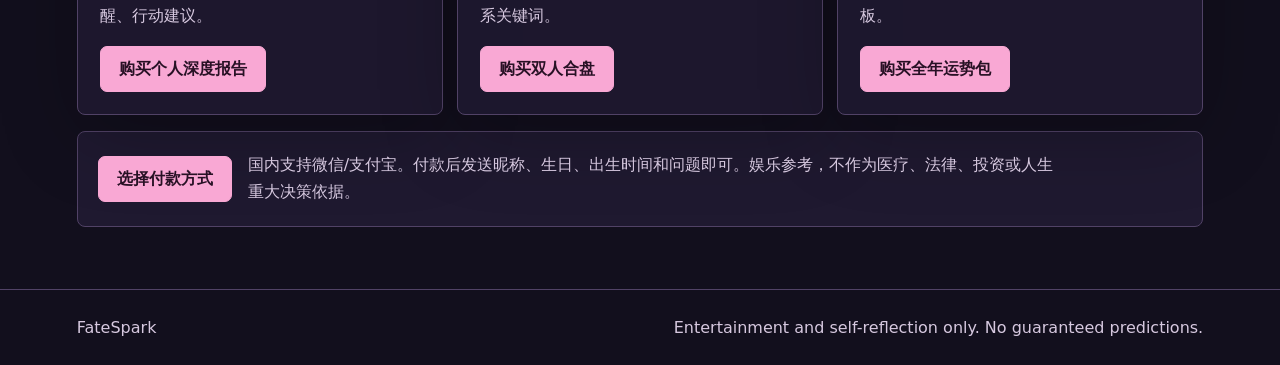
<file: fatespark/index.html>
﻿<!doctype html>
<html lang="zh-CN">
<head>
  <meta charset="utf-8">
  <meta name="viewport" content="width=device-width, initial-scale=1">
  <title>FateSpark 今日命盘 - 免费生成可分享运势卡</title>
  <link rel="stylesheet" href="styles.css">
</head>
<body>
  <header class="topbar">
    <a class="brand" href="../">FateSpark</a>
    <nav>
      <a href="#reading">生成命盘</a>
      <a href="#pricing">深度报告</a>
      <a class="paylink" href="https://tianyayiyin.github.io/pay/">Pay for report</a>
    </nav>
  </header>

  <main>
    <section class="hero">
      <div>
        <p class="eyebrow">娱乐向命理 / astrology-style reading</p>
        <h1>输入生日，生成一张可分享的今日命盘。</h1>
        <p class="lead">FateSpark 把生日、出生时间和你关心的问题，转成年度关键词、性格画像、事业/感情/财运提醒和一段适合发朋友圈/小红书的分享文案。所有计算在浏览器本地完成。</p>
        <div class="actions">
          <a class="button primary" href="#reading">免费生成</a>
          <a class="button secondary" href="FateSpark-Free.zip" download>下载离线 ZIP</a>
        </div>
      </div>
      <aside class="sample-card">
        <span>今日关键词</span>
        <strong>换轨、整理、贵人窗口</strong>
        <p>你不是没有机会，而是需要把分散的注意力收回来。今天适合做一次选择，把拖着你的东西从生活里拿掉。</p>
      </aside>
    </section>

    <section id="reading" class="tool-section">
      <div class="section-head">
        <p class="eyebrow">Free reading</p>
        <h2>生成你的命盘卡</h2>
        <p>不需要真实姓名。生日/时间用于娱乐化生成，不上传服务器。不要输入身份证、住址、电话或隐私内容。</p>
      </div>
      <form id="readingForm" class="form-grid">
        <label>昵称
          <input id="nickname" placeholder="例如：小林">
        </label>
        <label>生日
          <input id="birthday" type="date">
        </label>
        <label>出生时间
          <input id="birthtime" type="time">
        </label>
        <label>当前关注
          <select id="focus">
            <option value="career">事业/赚钱</option>
            <option value="love">感情/关系</option>
            <option value="study">学习/考试</option>
            <option value="change">转型/搬家/换工作</option>
          </select>
        </label>
        <label class="wide">想问的一句话
          <input id="question" placeholder="例如：我今年适合换工作吗？">
        </label>
        <button class="button primary wide" type="submit">生成免费命盘</button>
      </form>

      <div id="result" class="result" hidden>
        <div class="card-head">
          <p class="eyebrow">Your FateSpark card</p>
          <h2 id="resultTitle"></h2>
        </div>
        <div class="result-grid">
          <article><span>主关键词</span><strong id="keyword"></strong></article>
          <article><span>优势能量</span><strong id="strength"></strong></article>
          <article><span>注意事项</span><strong id="watchout"></strong></article>
        </div>
        <div class="reading-copy">
          <h3>今日解读</h3>
          <p id="readingText"></p>
        </div>
        <div class="reading-copy">
          <h3>可分享文案</h3>
          <pre id="shareText"></pre>
        </div>
        <div class="actions">
          <button id="copyShare" class="button secondary" type="button">复制分享文案</button>
          <a class="button primary" href="#pricing">解锁深度报告</a>
        </div>
      </div>
    </section>

    <section id="pricing" class="pricing">
      <p class="eyebrow">Paid reports</p>
      <h2>免费卡片负责传播，付费报告负责变现</h2>
      <div class="price-grid">
        <article>
          <span>个人深度报告</span>
          <strong>¥19 / $5</strong>
          <p>年度关键词、性格画像、事业/感情/财运提醒、行动建议。</p><a class="button primary" href="https://tianyayiyin.github.io/pay/?product=fatespark&plan=deep-report">购买个人深度报告</a>
        </article>
        <article>
          <span>双人合盘</span>
          <strong>¥39 / $9</strong>
          <p>两个人的节奏差异、相处雷区、沟通建议和关系关键词。</p><a class="button primary" href="https://tianyayiyin.github.io/pay/?product=fatespark&plan=compatibility">购买双人合盘</a>
        </article>
        <article>
          <span>全年运势包</span>
          <strong>¥99 / $19</strong>
          <p>12 个月主题、机会窗口、避坑提醒和复盘模板。</p><a class="button primary" href="https://tianyayiyin.github.io/pay/?product=fatespark&plan=yearly-report">购买全年运势包</a>
        </article>
      </div>
      <div class="paybox">
        <a class="button primary" href="https://tianyayiyin.github.io/pay/">选择付款方式</a>
        <p>国内支持微信/支付宝。付款后发送昵称、生日、出生时间和问题即可。娱乐参考，不作为医疗、法律、投资或人生重大决策依据。</p>
      </div>
    </section>
  </main>

  <footer>
    <span>FateSpark</span>
    <span>Entertainment and self-reflection only. No guaranteed predictions.</span>
  </footer>
  <script src="app.js"></script>
<script>
  document.querySelectorAll('#pricing article, #offers article, .price-card').forEach((card) => {
    const link = card.querySelector('a[href*="/pay/"]');
    if (!link) return;
    card.style.cursor = 'pointer';
    card.setAttribute('tabindex', '0');
    card.setAttribute('role', 'link');
    card.addEventListener('click', (event) => {
      if (event.target.closest('a')) return;
      window.location.href = link.href;
    });
    card.addEventListener('keydown', (event) => {
      if (event.key === 'Enter') window.location.href = link.href;
    });
  });
</script>
</body>
</html>
</file>
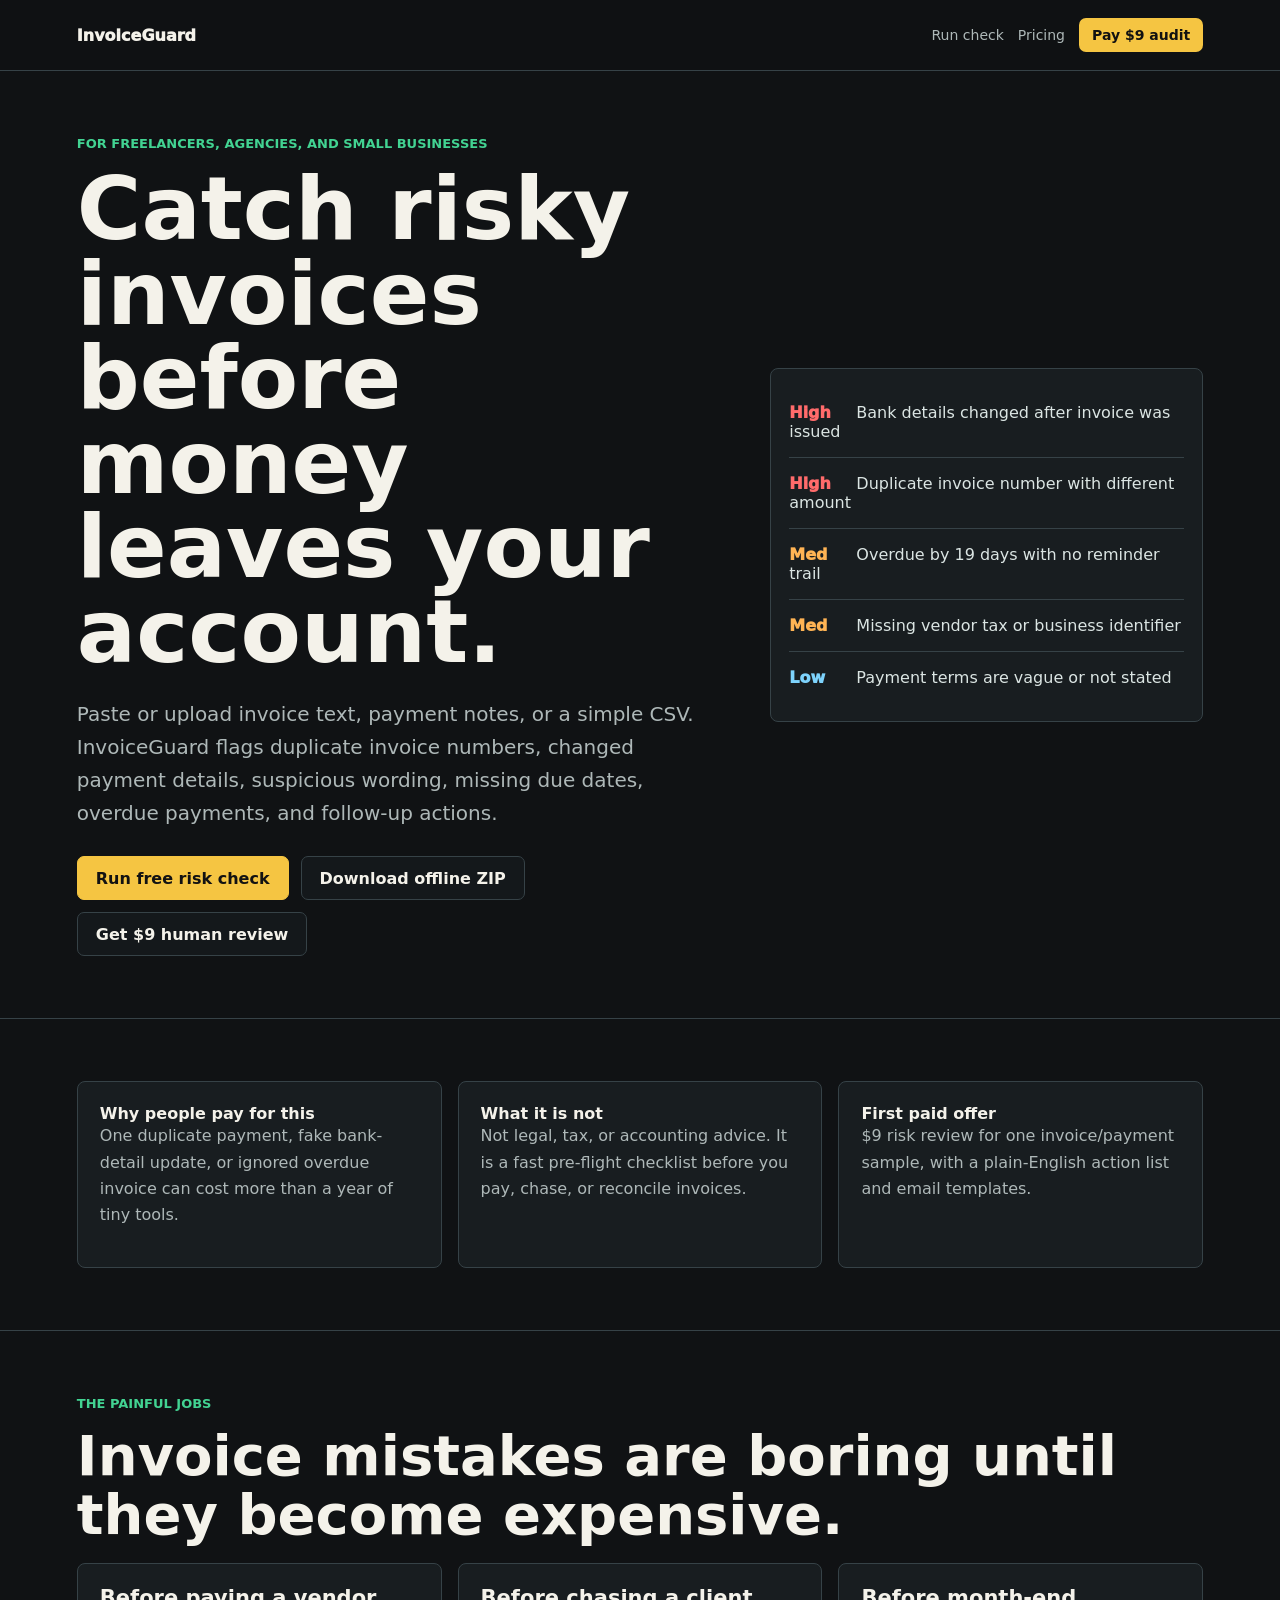
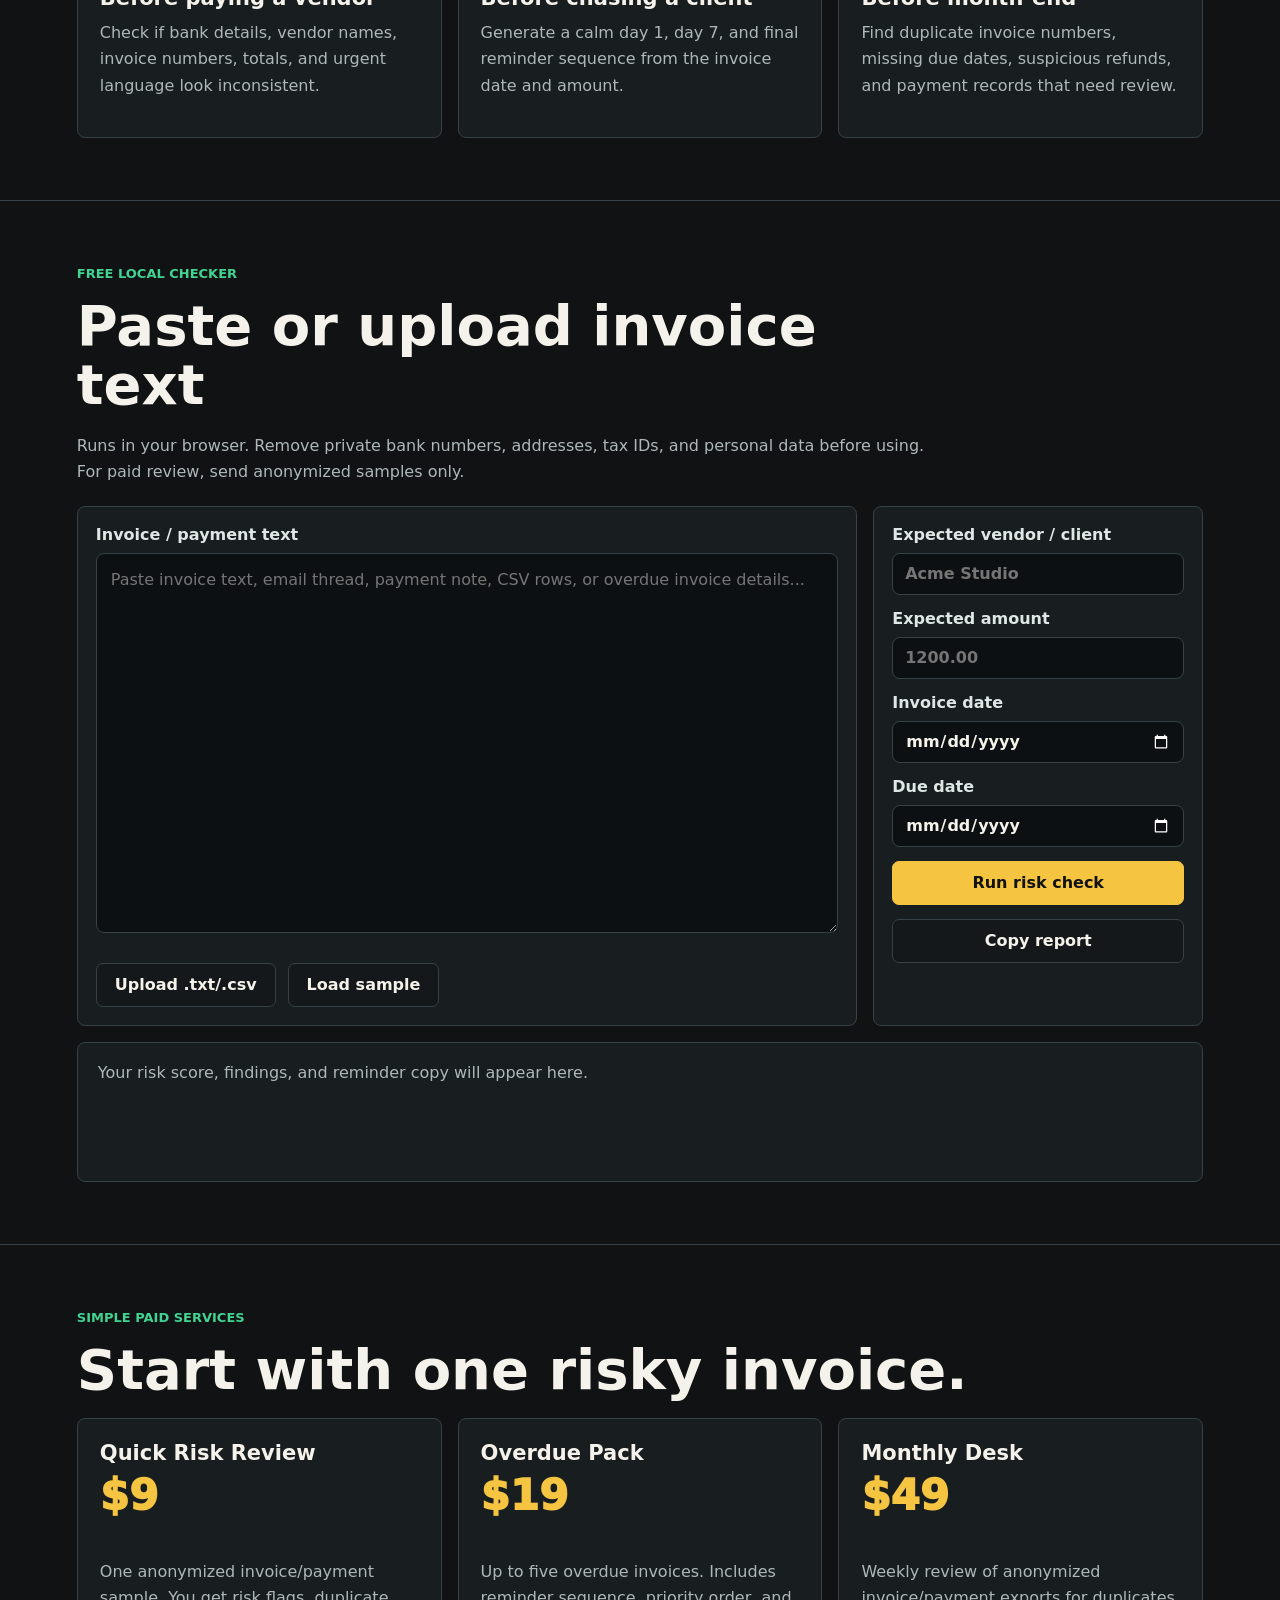
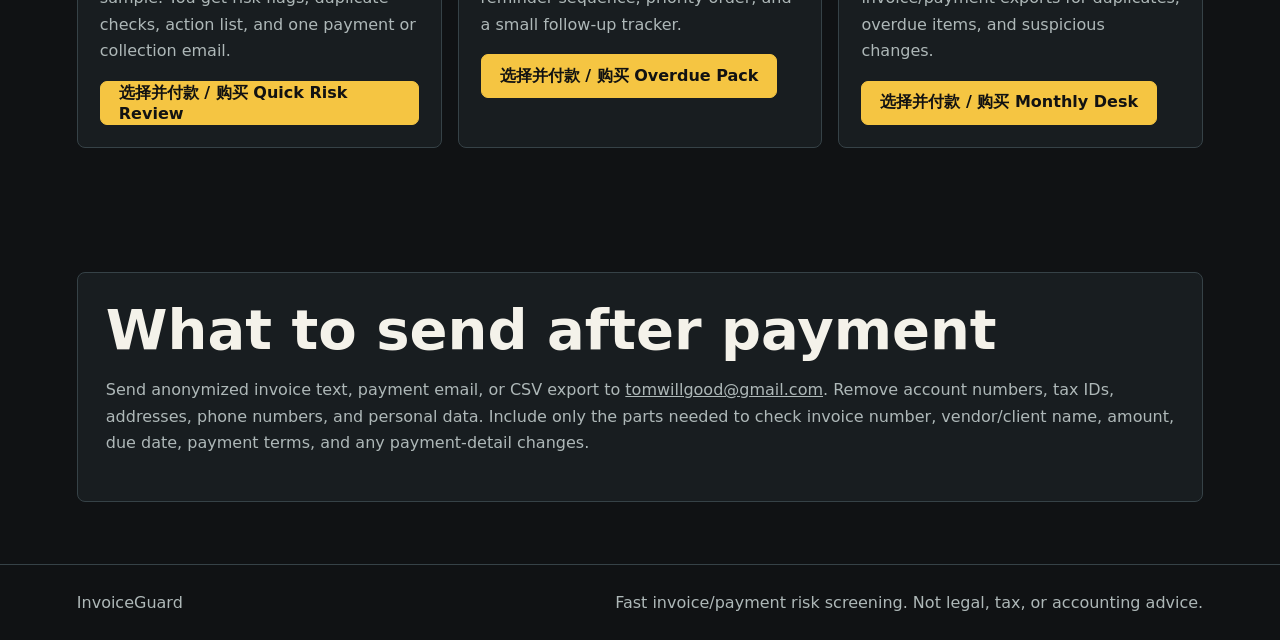
<file: invoiceguard/index.html>
﻿<!doctype html>
<html lang="en">
<head>
  <meta charset="utf-8">
  <meta name="viewport" content="width=device-width, initial-scale=1">
  <title>InvoiceGuard - invoice and payment risk check</title>
  <link rel="stylesheet" href="styles.css">
</head>
<body>
  <header class="topbar">
    <a class="brand" href="#top">InvoiceGuard</a>
    <nav>
      <a href="#check">Run check</a>
      <a href="#offers">Pricing</a>
      <a class="paylink" href="https://tianyayiyin.github.io/pay/">Pay $9 audit</a>
    </nav>
  </header>

  <main id="top">
    <section class="hero">
      <div class="hero-copy">
        <p class="eyebrow">For freelancers, agencies, and small businesses</p>
        <h1>Catch risky invoices before money leaves your account.</h1>
        <p class="lead">Paste or upload invoice text, payment notes, or a simple CSV. InvoiceGuard flags duplicate invoice numbers, changed payment details, suspicious wording, missing due dates, overdue payments, and follow-up actions.</p>
        <div class="actions">
          <a class="button primary" href="#check">Run free risk check</a>
          <a class="button secondary" href="InvoiceGuard-Free.zip" download>Download offline ZIP</a>
          <a class="button secondary" href="https://tianyayiyin.github.io/pay/">Get $9 human review</a>
        </div>
      </div>
      <aside class="risk-card" aria-label="risk examples">
        <div class="risk-row high"><span>High</span> Bank details changed after invoice was issued</div>
        <div class="risk-row high"><span>High</span> Duplicate invoice number with different amount</div>
        <div class="risk-row medium"><span>Med</span> Overdue by 19 days with no reminder trail</div>
        <div class="risk-row medium"><span>Med</span> Missing vendor tax or business identifier</div>
        <div class="risk-row low"><span>Low</span> Payment terms are vague or not stated</div>
      </aside>
    </section>

    <section class="strip">
      <div>
        <strong>Why people pay for this</strong>
        <p>One duplicate payment, fake bank-detail update, or ignored overdue invoice can cost more than a year of tiny tools.</p>
      </div>
      <div>
        <strong>What it is not</strong>
        <p>Not legal, tax, or accounting advice. It is a fast pre-flight checklist before you pay, chase, or reconcile invoices.</p>
      </div>
      <div>
        <strong>First paid offer</strong>
        <p>$9 risk review for one invoice/payment sample, with a plain-English action list and email templates.</p>
      </div>
    </section>

    <section class="problem">
      <p class="eyebrow">The painful jobs</p>
      <h2>Invoice mistakes are boring until they become expensive.</h2>
      <div class="grid">
        <article>
          <h3>Before paying a vendor</h3>
          <p>Check if bank details, vendor names, invoice numbers, totals, and urgent language look inconsistent.</p>
        </article>
        <article>
          <h3>Before chasing a client</h3>
          <p>Generate a calm day 1, day 7, and final reminder sequence from the invoice date and amount.</p>
        </article>
        <article>
          <h3>Before month-end</h3>
          <p>Find duplicate invoice numbers, missing due dates, suspicious refunds, and payment records that need review.</p>
        </article>
      </div>
    </section>

    <section id="check" class="checker">
      <div class="section-head">
        <p class="eyebrow">Free local checker</p>
        <h2>Paste or upload invoice text</h2>
        <p>Runs in your browser. Remove private bank numbers, addresses, tax IDs, and personal data before using. For paid review, send anonymized samples only.</p>
      </div>

      <div class="tool">
        <div class="input-panel">
          <label for="invoiceText">Invoice / payment text</label>
          <textarea id="invoiceText" spellcheck="false" placeholder="Paste invoice text, email thread, payment note, CSV rows, or overdue invoice details..."></textarea>
          <div class="file-row">
            <label class="file-button" for="fileInput">Upload .txt/.csv</label>
            <input id="fileInput" type="file" accept=".txt,.csv,text/plain,text/csv">
            <button id="sampleBtn" type="button" class="button secondary">Load sample</button>
          </div>
        </div>

        <aside class="settings">
          <label>Expected vendor / client
            <input id="partyName" placeholder="Acme Studio">
          </label>
          <label>Expected amount
            <input id="expectedAmount" placeholder="1200.00">
          </label>
          <label>Invoice date
            <input id="invoiceDate" type="date">
          </label>
          <label>Due date
            <input id="dueDate" type="date">
          </label>
          <button id="analyzeBtn" type="button" class="button primary">Run risk check</button>
          <button id="copyBtn" type="button" class="button secondary">Copy report</button>
        </aside>
      </div>

      <div id="result" class="result empty">Your risk score, findings, and reminder copy will appear here.</div>
    </section>

    <section id="offers" class="offers">
      <p class="eyebrow">Simple paid services</p>
      <h2>Start with one risky invoice.</h2>
      <div class="grid">
        <article class="price-card">
          <h3>Quick Risk Review</h3>
          <p class="price">$9</p>
          <p>One anonymized invoice/payment sample. You get risk flags, duplicate checks, action list, and one payment or collection email.</p>
          <a class="button primary" href="https://tianyayiyin.github.io/pay/?product=invoiceguard&plan=quick-risk-review">选择并付款 / 购买 Quick Risk Review</a>
        </article>
        <article class="price-card">
          <h3>Overdue Pack</h3>
          <p class="price">$19</p>
          <p>Up to five overdue invoices. Includes reminder sequence, priority order, and a small follow-up tracker.</p>
          <a class="button primary" href="https://tianyayiyin.github.io/pay/?product=invoiceguard&plan=overdue-pack">选择并付款 / 购买 Overdue Pack</a>
        </article>
        <article class="price-card">
          <h3>Monthly Desk</h3>
          <p class="price">$49</p>
          <p>Weekly review of anonymized invoice/payment exports for duplicates, overdue items, and suspicious changes.</p>
          <a class="button primary" href="https://tianyayiyin.github.io/pay/?product=invoiceguard&plan=monthly-desk">选择并付款 / 购买 Monthly Desk</a>
        </article>
      </div>
    </section>

    <section class="copy-block">
      <h2>What to send after payment</h2>
      <p>Send anonymized invoice text, payment email, or CSV export to <a href="mailto:tomwillgood@gmail.com">tomwillgood@gmail.com</a>. Remove account numbers, tax IDs, addresses, phone numbers, and personal data. Include only the parts needed to check invoice number, vendor/client name, amount, due date, payment terms, and any payment-detail changes.</p>
    </section>
  </main>

  <footer>
    <span>InvoiceGuard</span>
    <span>Fast invoice/payment risk screening. Not legal, tax, or accounting advice.</span>
  </footer>

  <script src="app.js"></script>
<script>
  document.querySelectorAll('#pricing article, #offers article, .price-card').forEach((card) => {
    const link = card.querySelector('a[href*="/pay/"]');
    if (!link) return;
    card.style.cursor = 'pointer';
    card.setAttribute('tabindex', '0');
    card.setAttribute('role', 'link');
    card.addEventListener('click', (event) => {
      if (event.target.closest('a')) return;
      window.location.href = link.href;
    });
    card.addEventListener('keydown', (event) => {
      if (event.key === 'Enter') window.location.href = link.href;
    });
  });
</script>
</body>
</html>
</file>
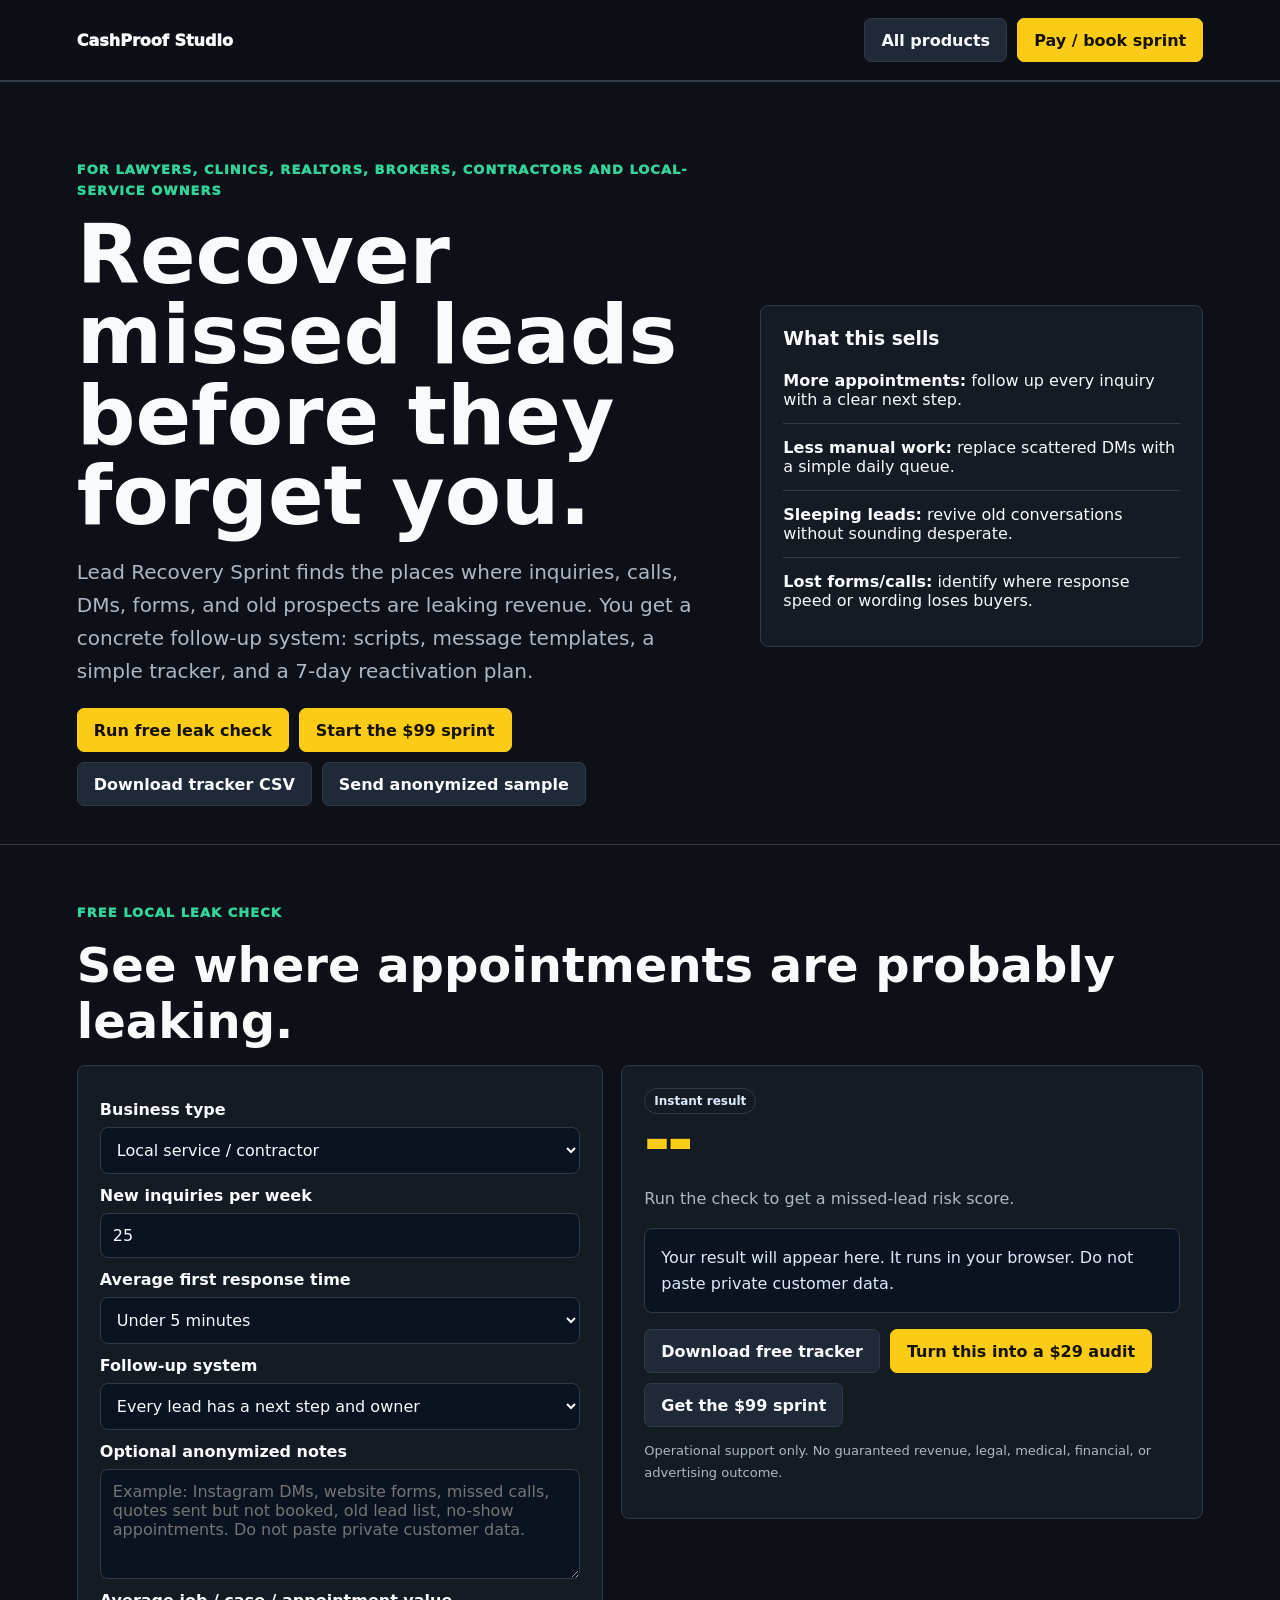
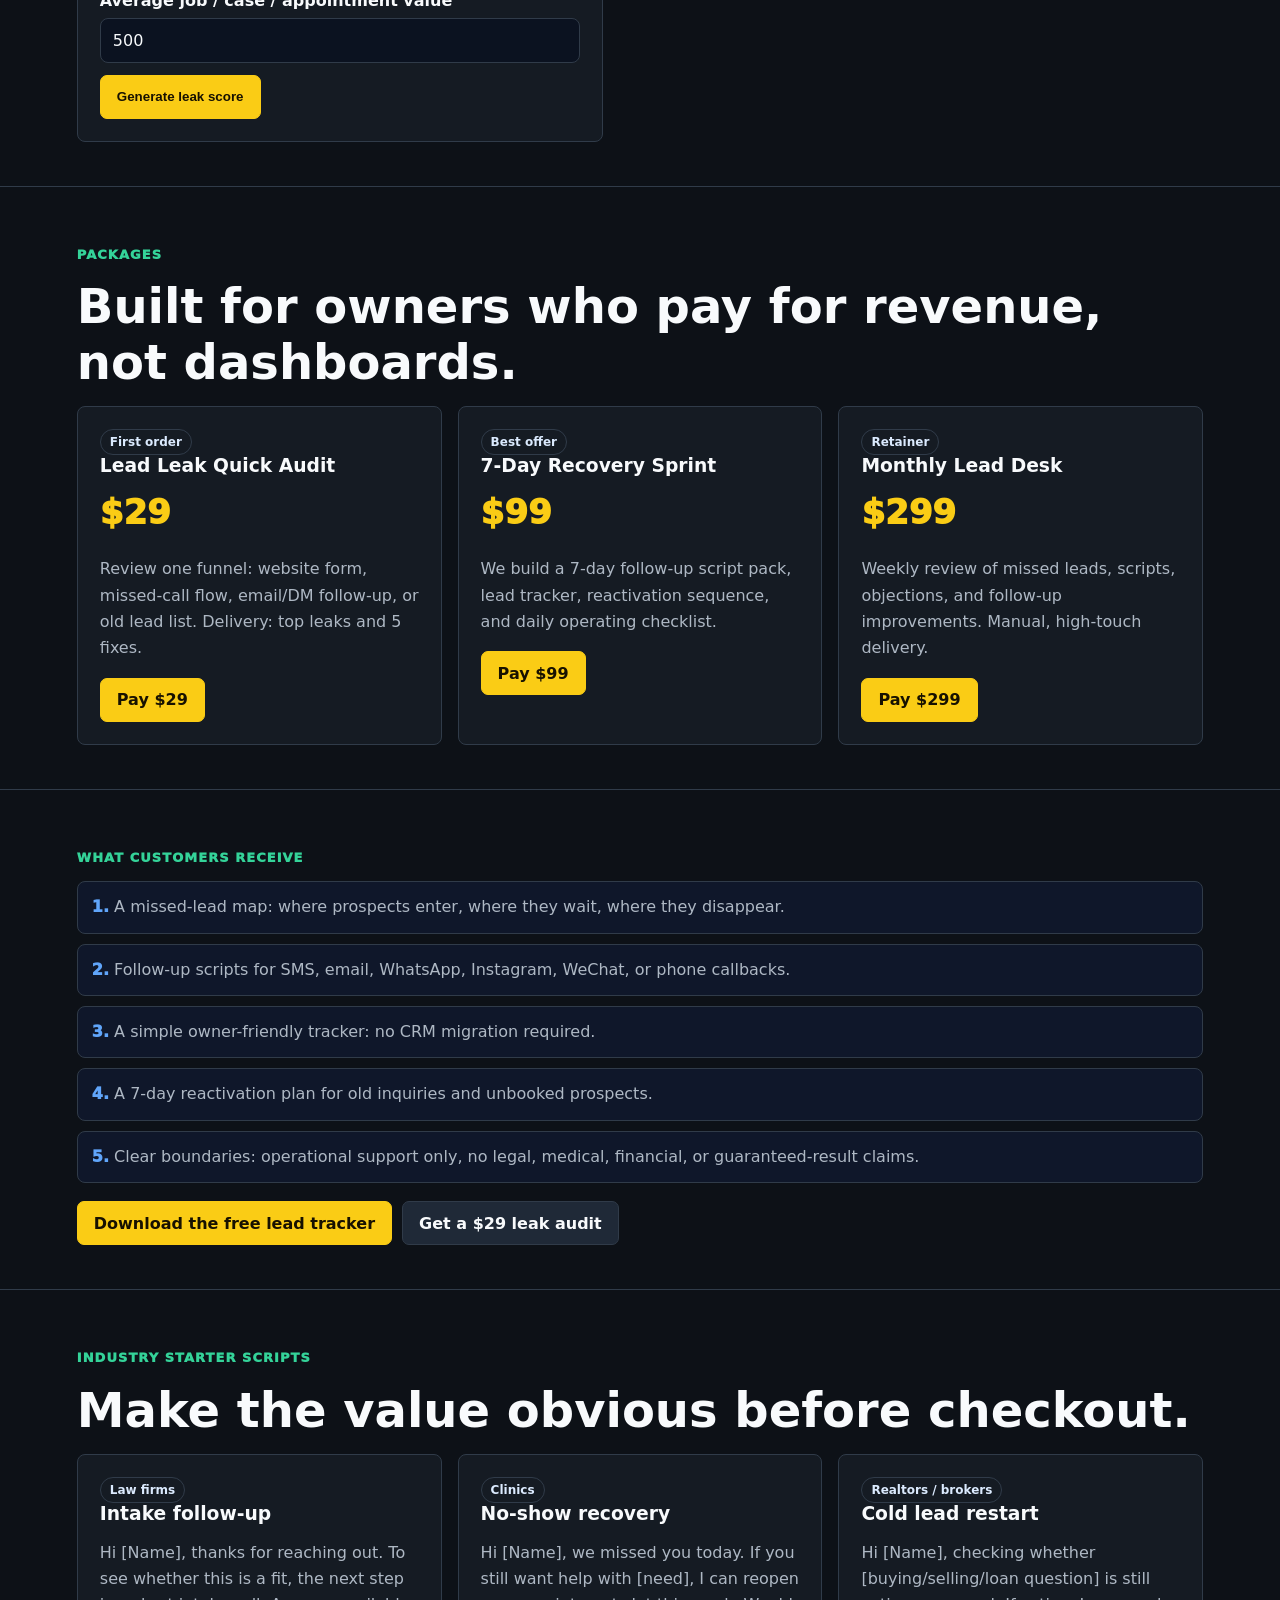
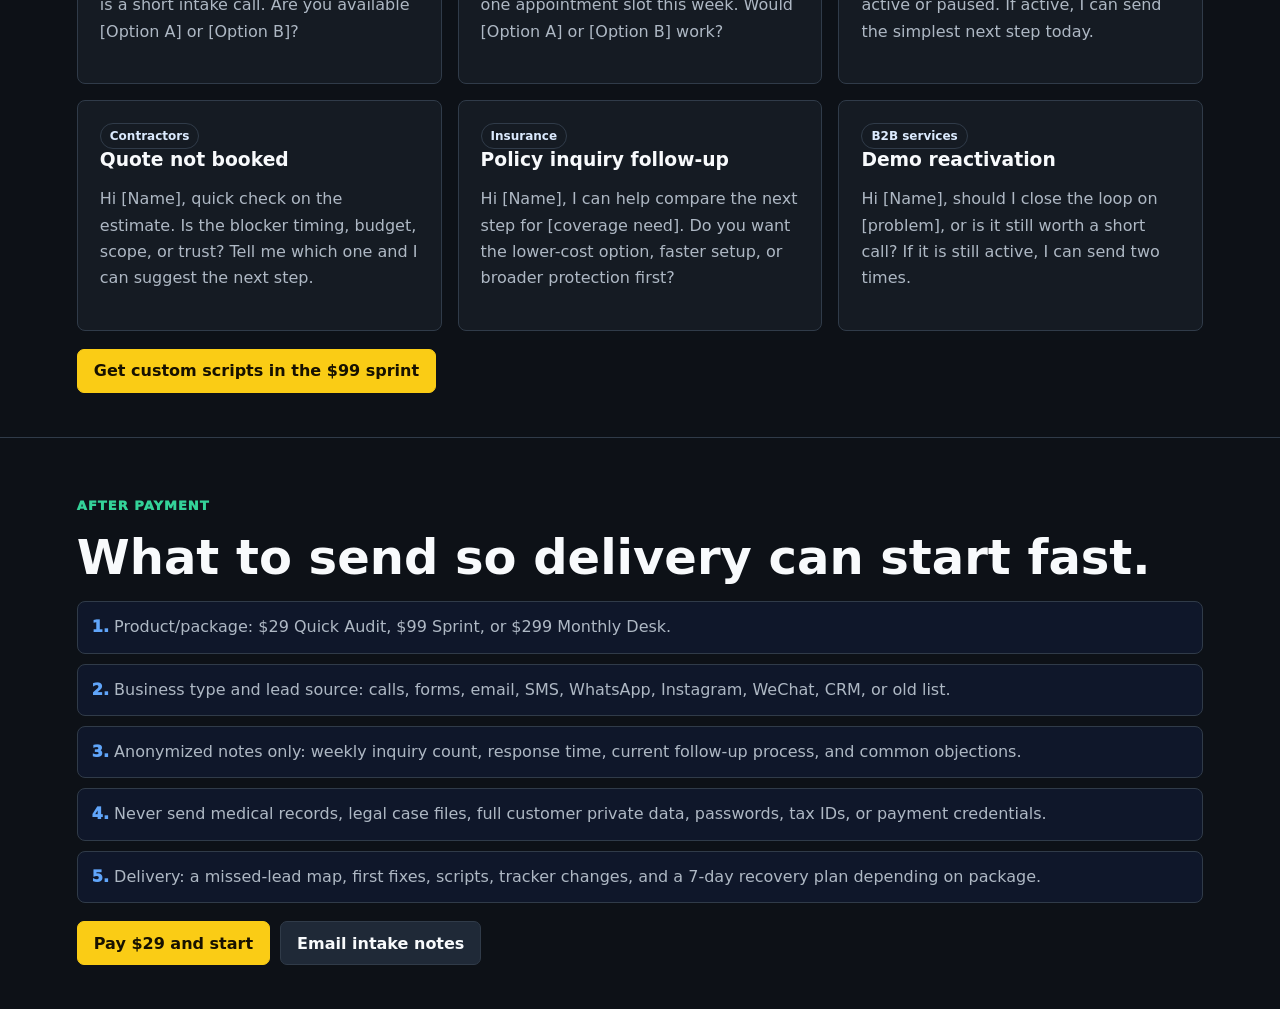
<file: lead-recovery/index.html>
<!doctype html>
<html lang="en">
<head>
  <meta charset="utf-8">
  <meta name="viewport" content="width=device-width, initial-scale=1">
  <title>Lead Recovery Sprint - CashProof Studio</title>
  <style>
    :root{--bg:#0d1117;--panel:#151b23;--line:#303b49;--text:#f8fafc;--muted:#aeb8c4;--gold:#facc15;--green:#34d399;--blue:#60a5fa;--red:#fb7185}
    *{box-sizing:border-box}body{margin:0;background:var(--bg);color:var(--text);font-family:Inter,ui-sans-serif,system-ui,-apple-system,BlinkMacSystemFont,"Segoe UI",sans-serif}a{color:inherit}
    .top{display:flex;justify-content:space-between;gap:14px;align-items:center;padding:18px 6vw;border-bottom:1px solid var(--line);position:sticky;top:0;background:rgba(13,17,23,.96);z-index:3}.brand{font-weight:950;text-decoration:none}.nav{display:flex;gap:10px;flex-wrap:wrap}
    .btn{display:inline-flex;min-height:44px;align-items:center;justify-content:center;padding:0 16px;border-radius:7px;border:1px solid var(--line);text-decoration:none;font-weight:900}.primary{background:var(--gold);border-color:var(--gold);color:#171100}.secondary{background:#1f2937}
    .hero{padding:64px 6vw 38px;display:grid;grid-template-columns:minmax(0,1.1fr) minmax(320px,.75fr);gap:34px;align-items:center}.eyebrow{color:var(--green);font-size:13px;text-transform:uppercase;font-weight:950;letter-spacing:.08em}h1{font-size:clamp(40px,7vw,82px);line-height:.98;margin:0 0 18px}h2{font-size:clamp(28px,4vw,48px);margin:0 0 16px}h3{margin:0 0 8px}p{color:var(--muted);line-height:1.65}.lead{font-size:20px;max-width:900px}.panel,.card{background:var(--panel);border:1px solid var(--line);border-radius:8px}.panel{padding:22px}.row{padding:14px 0;border-bottom:1px solid var(--line)}.row:last-child{border-bottom:0}.row b{color:var(--text)}
    section{padding:44px 6vw;border-top:1px solid var(--line)}.grid{display:grid;grid-template-columns:repeat(3,minmax(0,1fr));gap:16px}.card{padding:22px}.price{font-size:34px;font-weight:950;color:var(--gold);margin:6px 0 10px}.tag{display:inline-flex;padding:5px 9px;border:1px solid var(--line);border-radius:999px;font-size:12px;font-weight:900;color:#dbeafe}.list{display:grid;gap:10px}.list p{margin:0;padding:12px 14px;background:#0f172a;border:1px solid var(--line);border-radius:8px}.blue{color:var(--blue);font-weight:950}
    .tool{display:grid;grid-template-columns:minmax(0,.95fr) minmax(320px,1.05fr);gap:18px;align-items:start}.field{display:grid;gap:8px;margin:12px 0}.field label{font-weight:900}.field select,.field input,.field textarea{width:100%;border:1px solid var(--line);border-radius:8px;background:#0b1220;color:var(--text);padding:12px;font:inherit}.field textarea{min-height:110px;resize:vertical}.score{font-size:56px;font-weight:950;color:var(--gold);line-height:1}.danger{color:var(--red);font-weight:950}.result{white-space:pre-wrap;background:#0b1220;border:1px solid var(--line);border-radius:8px;padding:16px;color:#dbeafe;line-height:1.6}.small{font-size:13px;color:var(--muted)}
    @media(max-width:980px){.hero,.grid,.tool{grid-template-columns:1fr}.top{align-items:flex-start;flex-direction:column}.btn{width:100%}}
  </style>
</head>
<body>
  <header class="top">
    <a class="brand" href="/">CashProof Studio</a>
    <nav class="nav">
      <a class="btn secondary" href="/start/">All products</a>
      <a class="btn primary" href="/pay/?product=lead-recovery&plan=sprint">Pay / book sprint</a>
    </nav>
  </header>
  <main>
    <section class="hero">
      <div>
        <p class="eyebrow">For lawyers, clinics, realtors, brokers, contractors and local-service owners</p>
        <h1>Recover missed leads before they forget you.</h1>
        <p class="lead">Lead Recovery Sprint finds the places where inquiries, calls, DMs, forms, and old prospects are leaking revenue. You get a concrete follow-up system: scripts, message templates, a simple tracker, and a 7-day reactivation plan.</p>
        <div class="nav">
          <a class="btn primary" href="#audit">Run free leak check</a>
          <a class="btn primary" href="/pay/?product=lead-recovery&plan=sprint">Start the $99 sprint</a>
          <a class="btn secondary" href="lead-tracker-template.csv" download>Download tracker CSV</a>
          <a class="btn secondary" href="mailto:tomwillgood@gmail.com?subject=Lead%20Recovery%20Sprint">Send anonymized sample</a>
        </div>
      </div>
      <aside class="panel">
        <h3>What this sells</h3>
        <div class="row"><b>More appointments:</b> follow up every inquiry with a clear next step.</div>
        <div class="row"><b>Less manual work:</b> replace scattered DMs with a simple daily queue.</div>
        <div class="row"><b>Sleeping leads:</b> revive old conversations without sounding desperate.</div>
        <div class="row"><b>Lost forms/calls:</b> identify where response speed or wording loses buyers.</div>
      </aside>
    </section>

    <section id="audit">
      <p class="eyebrow">Free local leak check</p>
      <h2>See where appointments are probably leaking.</h2>
      <div class="tool">
        <div class="card">
          <div class="field">
            <label for="biz">Business type</label>
            <select id="biz">
              <option>Local service / contractor</option>
              <option>Law firm</option>
              <option>Clinic / dental / wellness</option>
              <option>Real estate / mortgage / insurance</option>
              <option>B2B SaaS or agency</option>
              <option>Cross-border seller</option>
            </select>
          </div>
          <div class="field">
            <label for="leads">New inquiries per week</label>
            <input id="leads" type="number" min="0" value="25">
          </div>
          <div class="field">
            <label for="speed">Average first response time</label>
            <select id="speed">
              <option value="1">Under 5 minutes</option>
              <option value="2">5-30 minutes</option>
              <option value="3">30 minutes-4 hours</option>
              <option value="4">Same day</option>
              <option value="5">Next day or later</option>
            </select>
          </div>
          <div class="field">
            <label for="follow">Follow-up system</label>
            <select id="follow">
              <option value="1">Every lead has a next step and owner</option>
              <option value="2">Some spreadsheet/CRM tracking</option>
              <option value="3">Mostly inbox memory</option>
              <option value="4">No consistent follow-up</option>
            </select>
          </div>
          <div class="field">
            <label for="notes">Optional anonymized notes</label>
            <textarea id="notes" placeholder="Example: Instagram DMs, website forms, missed calls, quotes sent but not booked, old lead list, no-show appointments. Do not paste private customer data."></textarea>
          </div>
          <div class="field">
            <label for="value">Average job / case / appointment value</label>
            <input id="value" type="number" min="0" value="500">
          </div>
          <button class="btn primary" id="run" type="button">Generate leak score</button>
        </div>
        <div class="card">
          <span class="tag">Instant result</span>
          <div class="score" id="score">--</div>
          <p id="scoreLabel">Run the check to get a missed-lead risk score.</p>
          <div class="result" id="result">Your result will appear here. It runs in your browser. Do not paste private customer data.</div>
          <div class="nav" style="margin-top:16px">
            <a class="btn secondary" href="lead-tracker-template.csv" download>Download free tracker</a>
            <a class="btn primary" href="/pay/?product=lead-recovery&plan=quick-audit">Turn this into a $29 audit</a>
            <a class="btn secondary" href="/pay/?product=lead-recovery&plan=sprint">Get the $99 sprint</a>
          </div>
          <p class="small">Operational support only. No guaranteed revenue, legal, medical, financial, or advertising outcome.</p>
        </div>
      </div>
    </section>

    <section>
      <p class="eyebrow">Packages</p>
      <h2>Built for owners who pay for revenue, not dashboards.</h2>
      <div class="grid">
        <article class="card">
          <span class="tag">First order</span>
          <h3>Lead Leak Quick Audit</h3>
          <p class="price">$29</p>
          <p>Review one funnel: website form, missed-call flow, email/DM follow-up, or old lead list. Delivery: top leaks and 5 fixes.</p>
          <a class="btn primary" href="/pay/?product=lead-recovery&plan=quick-audit">Pay $29</a>
        </article>
        <article class="card">
          <span class="tag">Best offer</span>
          <h3>7-Day Recovery Sprint</h3>
          <p class="price">$99</p>
          <p>We build a 7-day follow-up script pack, lead tracker, reactivation sequence, and daily operating checklist.</p>
          <a class="btn primary" href="/pay/?product=lead-recovery&plan=sprint">Pay $99</a>
        </article>
        <article class="card">
          <span class="tag">Retainer</span>
          <h3>Monthly Lead Desk</h3>
          <p class="price">$299</p>
          <p>Weekly review of missed leads, scripts, objections, and follow-up improvements. Manual, high-touch delivery.</p>
          <a class="btn primary" href="/pay/?product=lead-recovery&plan=monthly-desk">Pay $299</a>
        </article>
      </div>
    </section>

    <section>
      <p class="eyebrow">What customers receive</p>
      <div class="list">
        <p><span class="blue">1.</span> A missed-lead map: where prospects enter, where they wait, where they disappear.</p>
        <p><span class="blue">2.</span> Follow-up scripts for SMS, email, WhatsApp, Instagram, WeChat, or phone callbacks.</p>
        <p><span class="blue">3.</span> A simple owner-friendly tracker: no CRM migration required.</p>
        <p><span class="blue">4.</span> A 7-day reactivation plan for old inquiries and unbooked prospects.</p>
        <p><span class="blue">5.</span> Clear boundaries: operational support only, no legal, medical, financial, or guaranteed-result claims.</p>
      </div>
      <div class="nav" style="margin-top:18px">
        <a class="btn primary" href="lead-tracker-template.csv" download>Download the free lead tracker</a>
        <a class="btn secondary" href="/pay/?product=lead-recovery&plan=quick-audit">Get a $29 leak audit</a>
      </div>
    </section>

    <section>
      <p class="eyebrow">Industry starter scripts</p>
      <h2>Make the value obvious before checkout.</h2>
      <div class="grid">
        <article class="card">
          <span class="tag">Law firms</span>
          <h3>Intake follow-up</h3>
          <p>Hi [Name], thanks for reaching out. To see whether this is a fit, the next step is a short intake call. Are you available [Option A] or [Option B]?</p>
        </article>
        <article class="card">
          <span class="tag">Clinics</span>
          <h3>No-show recovery</h3>
          <p>Hi [Name], we missed you today. If you still want help with [need], I can reopen one appointment slot this week. Would [Option A] or [Option B] work?</p>
        </article>
        <article class="card">
          <span class="tag">Realtors / brokers</span>
          <h3>Cold lead restart</h3>
          <p>Hi [Name], checking whether [buying/selling/loan question] is still active or paused. If active, I can send the simplest next step today.</p>
        </article>
        <article class="card">
          <span class="tag">Contractors</span>
          <h3>Quote not booked</h3>
          <p>Hi [Name], quick check on the estimate. Is the blocker timing, budget, scope, or trust? Tell me which one and I can suggest the next step.</p>
        </article>
        <article class="card">
          <span class="tag">Insurance</span>
          <h3>Policy inquiry follow-up</h3>
          <p>Hi [Name], I can help compare the next step for [coverage need]. Do you want the lower-cost option, faster setup, or broader protection first?</p>
        </article>
        <article class="card">
          <span class="tag">B2B services</span>
          <h3>Demo reactivation</h3>
          <p>Hi [Name], should I close the loop on [problem], or is it still worth a short call? If it is still active, I can send two times.</p>
        </article>
      </div>
      <div class="nav" style="margin-top:18px">
        <a class="btn primary" href="/pay/?product=lead-recovery&plan=sprint">Get custom scripts in the $99 sprint</a>
      </div>
    </section>

    <section>
      <p class="eyebrow">After payment</p>
      <h2>What to send so delivery can start fast.</h2>
      <div class="list">
        <p><span class="blue">1.</span> Product/package: $29 Quick Audit, $99 Sprint, or $299 Monthly Desk.</p>
        <p><span class="blue">2.</span> Business type and lead source: calls, forms, email, SMS, WhatsApp, Instagram, WeChat, CRM, or old list.</p>
        <p><span class="blue">3.</span> Anonymized notes only: weekly inquiry count, response time, current follow-up process, and common objections.</p>
        <p><span class="blue">4.</span> Never send medical records, legal case files, full customer private data, passwords, tax IDs, or payment credentials.</p>
        <p><span class="blue">5.</span> Delivery: a missed-lead map, first fixes, scripts, tracker changes, and a 7-day recovery plan depending on package.</p>
      </div>
      <div class="nav" style="margin-top:18px">
        <a class="btn primary" href="/pay/?product=lead-recovery&plan=quick-audit">Pay $29 and start</a>
        <a class="btn secondary" href="mailto:tomwillgood@gmail.com?subject=Lead%20Recovery%20Intake">Email intake notes</a>
      </div>
    </section>
  </main>
  <script>
    const $ = (id) => document.getElementById(id);
    function runAudit(){
      const leads = Math.max(0, Number($("leads").value || 0));
      const speed = Number($("speed").value);
      const follow = Number($("follow").value);
      const value = Math.max(0, Number($("value").value || 0));
      const notes = $("notes").value.toLowerCase();
      let risk = 18 + speed * 12 + follow * 14;
      if (leads >= 20) risk += 8;
      if (leads >= 50) risk += 10;
      if (/missed|no show|ghost|quote|estimate|dm|form|call|voicemail|old lead|not booked|follow/i.test(notes)) risk += 8;
      risk = Math.min(96, risk);
      const weeklyLeak = leads ? Math.max(1, Math.round(leads * (risk / 100) * 0.28)) : 0;
      const monthlyLeakValue = weeklyLeak * value * 4;
      const label = risk >= 75 ? "High leak risk" : risk >= 52 ? "Moderate leak risk" : "Low-to-moderate leak risk";
      const fixes = [];
      if (speed >= 3) fixes.push("1. Put every new inquiry into a same-day response queue. Speed is usually the cheapest conversion lift.");
      else fixes.push("1. Keep response speed, but add a second-touch message for prospects who do not answer.");
      if (follow >= 3) fixes.push("2. Stop relying on inbox memory. Use four buckets: new, no reply, quoted-not-booked, old lead.");
      else fixes.push("2. Tighten the tracker: every row needs owner, next step, date, and last objection.");
      fixes.push("3. Add a 7-day sequence: day 0 fast reply, day 1 proof, day 3 objection check, day 7 soft close or reactivation.");
      $("score").textContent = risk;
      $("scoreLabel").innerHTML = `<span class="danger">${label}</span>. Estimated missed opportunities: about ${weeklyLeak} per week. If one recovered job is worth $${value.toLocaleString()}, the visible monthly opportunity is roughly $${monthlyLeakValue.toLocaleString()} before costs.`;
      $("result").textContent = `${$("biz").value}\n\nLikely leak points:\n- First response delay\n- No clear owner for each lead\n- Quoted or interested prospects not reactivated\n\n${fixes.join("\n")}\n\nPaid next step:\n$29 audit: send anonymized funnel notes and get the top leaks + 5 fixes.\n$99 sprint: get scripts, tracker, and a 7-day recovery sequence.`;
    }
    $("run").addEventListener("click", runAudit);
  </script>
</body>
</html>
</file>
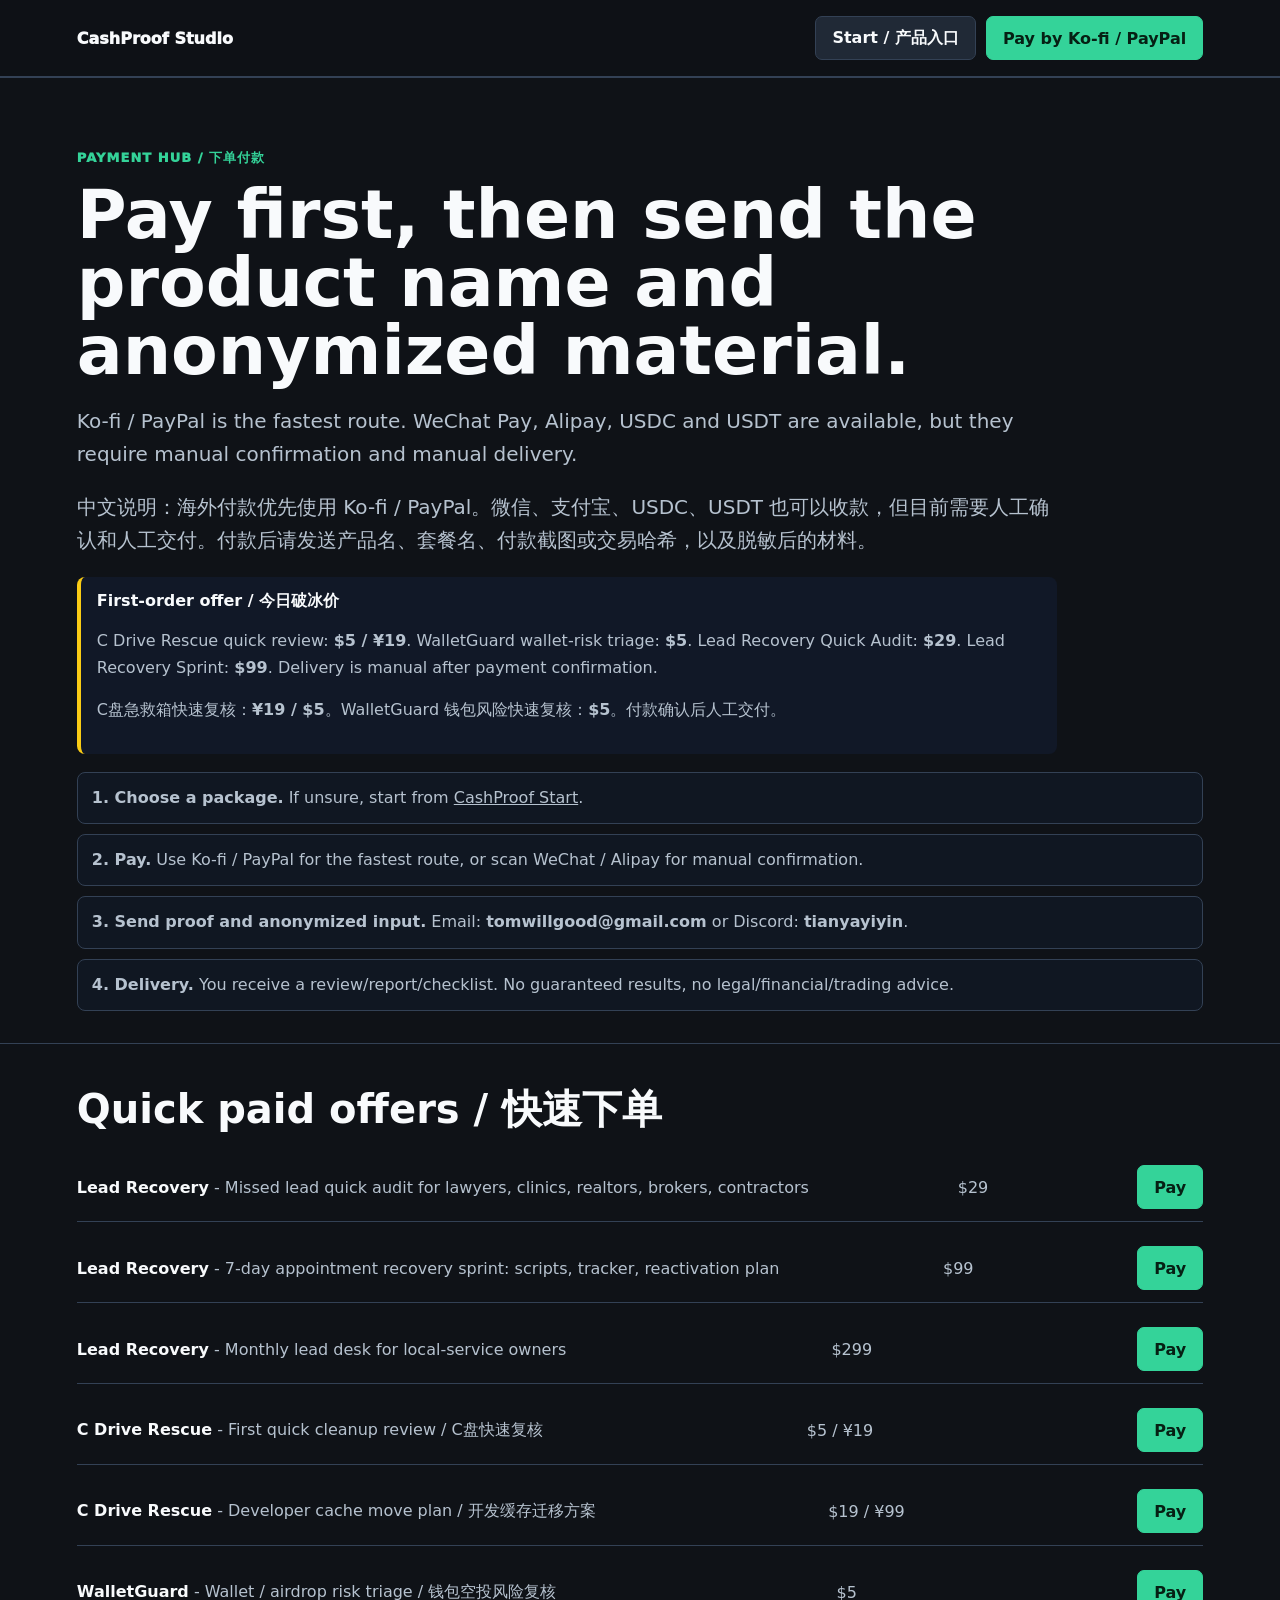
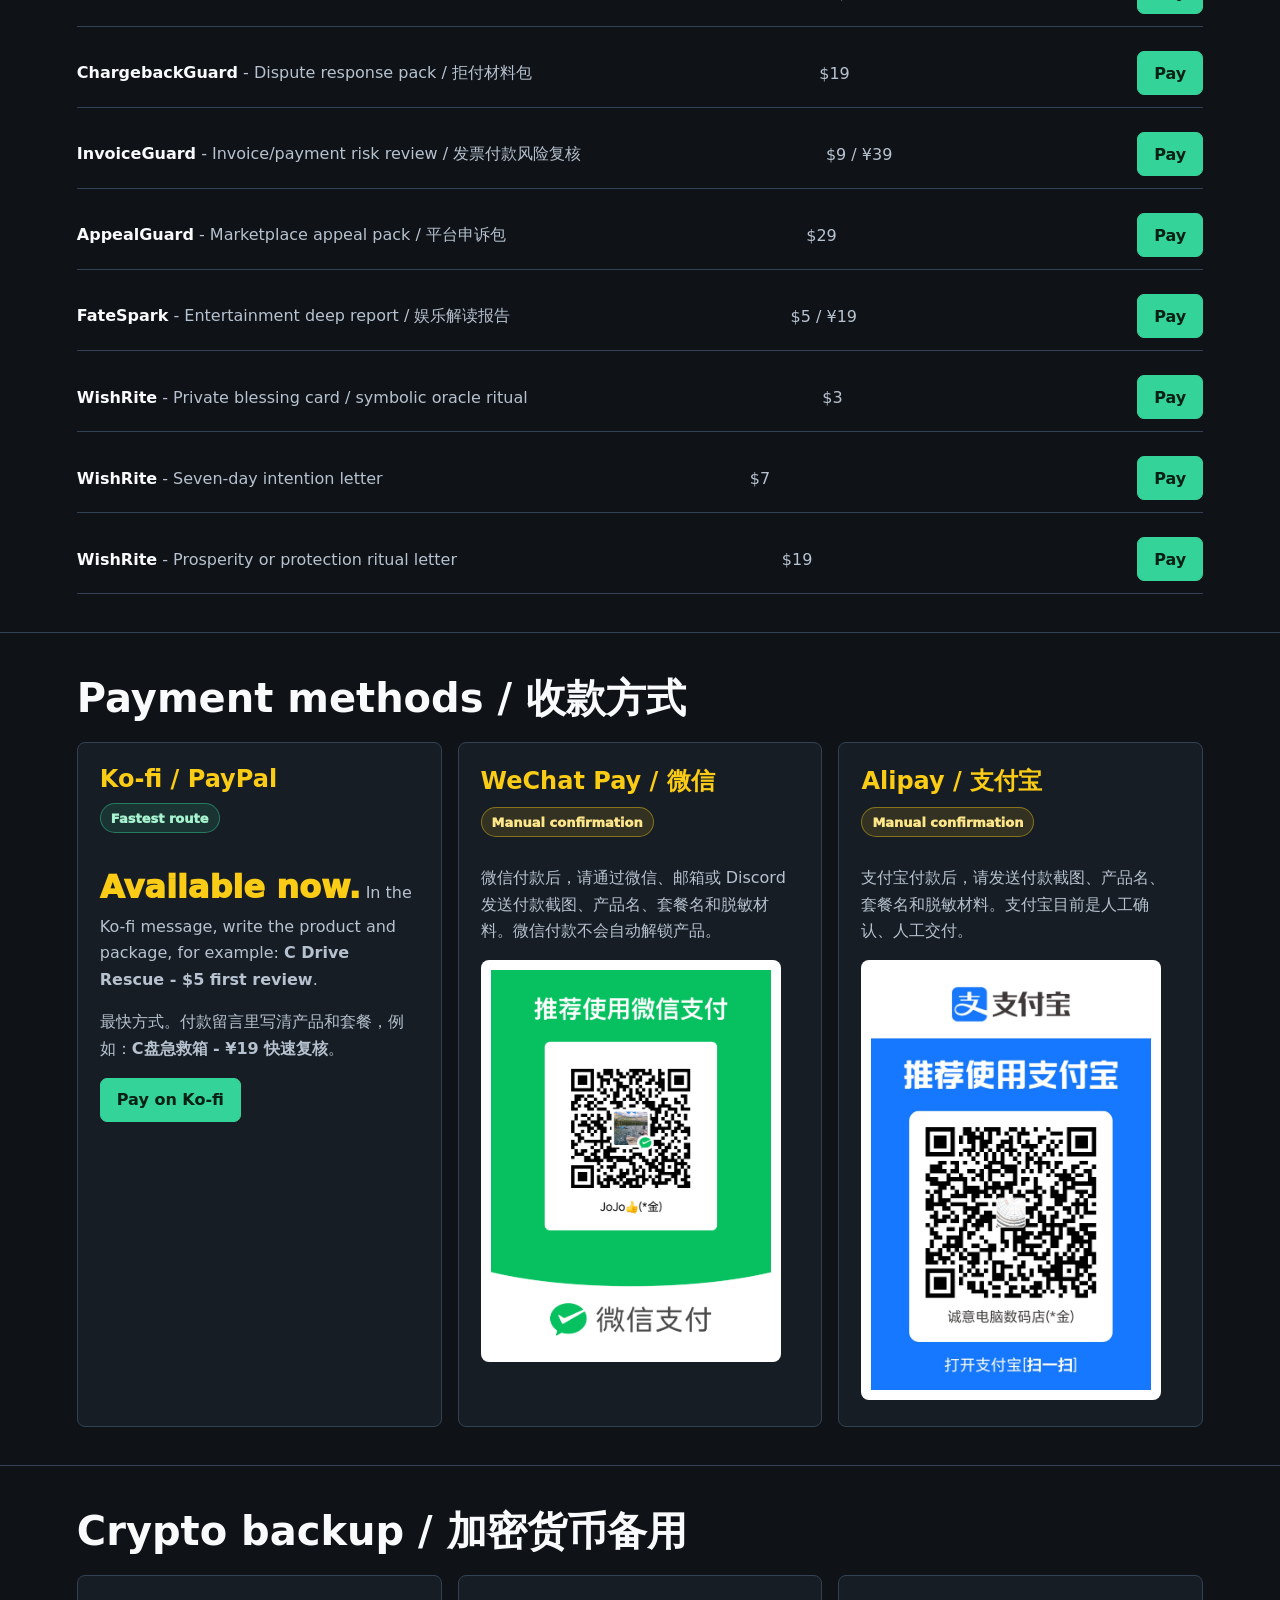
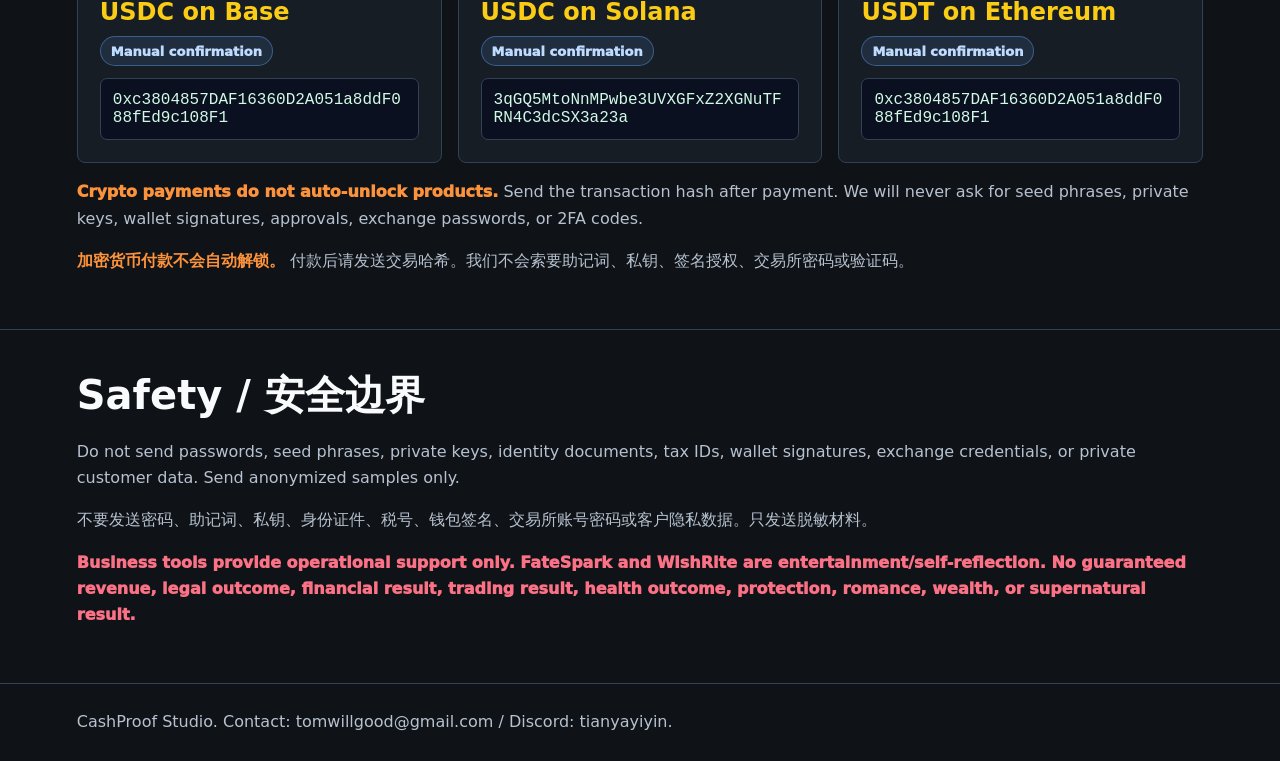
<file: pay/index.html>
<!doctype html>
<html lang="en">
<head>
  <meta charset="utf-8">
  <meta name="viewport" content="width=device-width, initial-scale=1">
  <title>Pay - CashProof Studio</title>
  <style>
    :root{--bg:#0f1217;--panel:#171d25;--line:#334155;--text:#f8fafc;--muted:#b6c2cf;--green:#34d399;--gold:#facc15;--blue:#60a5fa;--warn:#fb923c;--red:#fb7185}
    *{box-sizing:border-box}
    body{margin:0;background:var(--bg);color:var(--text);font-family:Inter,ui-sans-serif,system-ui,-apple-system,BlinkMacSystemFont,"Segoe UI","Microsoft YaHei",sans-serif}
    a{color:inherit}
    .top{display:flex;justify-content:space-between;gap:14px;align-items:center;padding:16px 6vw;border-bottom:1px solid var(--line);background:rgba(15,18,23,.95);position:sticky;top:0;z-index:5}
    .brand{font-weight:950;text-decoration:none}
    .top nav{display:flex;flex-wrap:wrap;gap:10px}
    .btn{display:inline-flex;min-height:44px;align-items:center;justify-content:center;padding:0 16px;border:1px solid var(--line);border-radius:7px;text-decoration:none;font-weight:900;cursor:pointer}
    .primary{background:var(--green);border-color:var(--green);color:#062014}
    .secondary{background:#202936}
    .hero{padding:56px 6vw 32px}
    .eyebrow{color:var(--green);font-size:13px;font-weight:950;text-transform:uppercase;letter-spacing:.08em}
    h1{font-size:clamp(34px,6vw,68px);line-height:1;margin:0 0 18px}
    h2{font-size:clamp(25px,4vw,40px);margin:0 0 16px}
    h3{margin:0 0 8px}
    p{color:var(--muted);line-height:1.65}
    .lead{max-width:980px;font-size:20px}
    section{padding:38px 6vw;border-top:1px solid var(--line)}
    .grid{display:grid;grid-template-columns:repeat(3,minmax(0,1fr));gap:16px}
    .card{padding:22px;border:1px solid var(--line);border-radius:8px;background:var(--panel)}
    .card strong{display:block;margin-bottom:10px;color:var(--gold);font-size:24px}
    .price{color:var(--gold);font-size:32px;font-weight:950;margin:6px 0 8px}
    .tag{display:inline-flex;align-items:center;min-height:30px;padding:0 10px;border-radius:999px;border:1px solid var(--line);font-size:13px;font-weight:950;margin:0 8px 12px 0}
    .ok{background:rgba(52,211,153,.12);color:#a7f3d0;border-color:rgba(52,211,153,.45)}
    .manual{background:rgba(250,204,21,.12);color:#fde68a;border-color:rgba(250,204,21,.42)}
    .backup{background:rgba(96,165,250,.12);color:#bfdbfe;border-color:rgba(96,165,250,.42)}
    .warn{color:var(--warn);font-weight:950}
    .red{color:var(--red);font-weight:950}
    .qr{width:100%;max-width:300px;border-radius:8px;background:#fff;padding:10px}
    .addr{word-break:break-all;background:#0b1020;border:1px solid var(--line);border-radius:7px;padding:12px;color:#d1fae5;font-family:Consolas,"Cascadia Code",monospace}
    .steps{display:grid;gap:10px;margin-top:18px}
    .steps p{margin:0;padding:12px 14px;border:1px solid var(--line);border-radius:8px;background:#101722}
    .offer{display:grid;gap:12px}
    .row{display:flex;justify-content:space-between;gap:12px;align-items:center;border-bottom:1px solid var(--line);padding:12px 0;color:var(--muted)}
    .row b{color:var(--text)}
    .row a{white-space:nowrap}
    .notice{border-left:4px solid var(--gold);padding:14px 16px;background:#111827;border-radius:8px;margin:18px 0;max-width:980px}
    footer{padding:28px 6vw;border-top:1px solid var(--line);color:var(--muted)}
    @media(max-width:980px){.grid{grid-template-columns:1fr}.top{align-items:flex-start;flex-direction:column}.row{display:block}.row a{margin-top:10px}.btn{width:100%}}
  </style>
</head>
<body>
  <header class="top">
    <a class="brand" href="../">CashProof Studio</a>
    <nav>
      <a class="btn secondary" href="../start/">Start / 产品入口</a>
      <a class="btn primary" href="https://ko-fi.com/leadleakdetector">Pay by Ko-fi / PayPal</a>
    </nav>
  </header>

  <main>
    <section class="hero">
      <p class="eyebrow">Payment hub / 下单付款</p>
      <h1>Pay first, then send the product name and anonymized material.</h1>
      <div id="selectedPlan" class="card" style="display:none;margin:18px 0;max-width:900px"></div>
      <p class="lead">Ko-fi / PayPal is the fastest route. WeChat Pay, Alipay, USDC and USDT are available, but they require manual confirmation and manual delivery.</p>
      <p class="lead">中文说明：海外付款优先使用 Ko-fi / PayPal。微信、支付宝、USDC、USDT 也可以收款，但目前需要人工确认和人工交付。付款后请发送产品名、套餐名、付款截图或交易哈希，以及脱敏后的材料。</p>
      <div class="notice">
        <b>First-order offer / 今日破冰价</b>
        <p>C Drive Rescue quick review: <b>$5 / ¥19</b>. WalletGuard wallet-risk triage: <b>$5</b>. Lead Recovery Quick Audit: <b>$29</b>. Lead Recovery Sprint: <b>$99</b>. Delivery is manual after payment confirmation.</p>
        <p>C盘急救箱快速复核：<b>¥19 / $5</b>。WalletGuard 钱包风险快速复核：<b>$5</b>。付款确认后人工交付。</p>
      </div>
      <div class="steps">
        <p><b>1. Choose a package.</b> If unsure, start from <a href="../start/">CashProof Start</a>.</p>
        <p><b>2. Pay.</b> Use Ko-fi / PayPal for the fastest route, or scan WeChat / Alipay for manual confirmation.</p>
        <p><b>3. Send proof and anonymized input.</b> Email: <b>tomwillgood@gmail.com</b> or Discord: <b>tianyayiyin</b>.</p>
        <p><b>4. Delivery.</b> You receive a review/report/checklist. No guaranteed results, no legal/financial/trading advice.</p>
      </div>
    </section>

    <section>
      <h2>Quick paid offers / 快速下单</h2>
      <div class="offer">
        <div class="row"><span><b>Lead Recovery</b> - Missed lead quick audit for lawyers, clinics, realtors, brokers, contractors</span><span>$29</span><a class="btn primary" href="https://ko-fi.com/leadleakdetector">Pay</a></div>
        <div class="row"><span><b>Lead Recovery</b> - 7-day appointment recovery sprint: scripts, tracker, reactivation plan</span><span>$99</span><a class="btn primary" href="https://ko-fi.com/leadleakdetector">Pay</a></div>
        <div class="row"><span><b>Lead Recovery</b> - Monthly lead desk for local-service owners</span><span>$299</span><a class="btn primary" href="https://ko-fi.com/leadleakdetector">Pay</a></div>
        <div class="row"><span><b>C Drive Rescue</b> - First quick cleanup review / C盘快速复核</span><span>$5 / ¥19</span><a class="btn primary" href="https://ko-fi.com/leadleakdetector">Pay</a></div>
        <div class="row"><span><b>C Drive Rescue</b> - Developer cache move plan / 开发缓存迁移方案</span><span>$19 / ¥99</span><a class="btn primary" href="https://ko-fi.com/leadleakdetector">Pay</a></div>
        <div class="row"><span><b>WalletGuard</b> - Wallet / airdrop risk triage / 钱包空投风险复核</span><span>$5</span><a class="btn primary" href="https://ko-fi.com/leadleakdetector">Pay</a></div>
        <div class="row"><span><b>ChargebackGuard</b> - Dispute response pack / 拒付材料包</span><span>$19</span><a class="btn primary" href="https://ko-fi.com/leadleakdetector">Pay</a></div>
        <div class="row"><span><b>InvoiceGuard</b> - Invoice/payment risk review / 发票付款风险复核</span><span>$9 / ¥39</span><a class="btn primary" href="https://ko-fi.com/leadleakdetector">Pay</a></div>
        <div class="row"><span><b>AppealGuard</b> - Marketplace appeal pack / 平台申诉包</span><span>$29</span><a class="btn primary" href="https://ko-fi.com/leadleakdetector">Pay</a></div>
        <div class="row"><span><b>FateSpark</b> - Entertainment deep report / 娱乐解读报告</span><span>$5 / ¥19</span><a class="btn primary" href="https://ko-fi.com/leadleakdetector">Pay</a></div>
        <div class="row"><span><b>WishRite</b> - Private blessing card / symbolic oracle ritual</span><span>$3</span><a class="btn primary" href="https://ko-fi.com/leadleakdetector">Pay</a></div>
        <div class="row"><span><b>WishRite</b> - Seven-day intention letter</span><span>$7</span><a class="btn primary" href="https://ko-fi.com/leadleakdetector">Pay</a></div>
        <div class="row"><span><b>WishRite</b> - Prosperity or protection ritual letter</span><span>$19</span><a class="btn primary" href="https://ko-fi.com/leadleakdetector">Pay</a></div>
      </div>
    </section>

    <section>
      <h2>Payment methods / 收款方式</h2>
      <div class="grid">
        <article class="card">
          <strong>Ko-fi / PayPal</strong>
          <span class="tag ok">Fastest route</span>
          <p><b class="price">Available now.</b> In the Ko-fi message, write the product and package, for example: <b>C Drive Rescue - $5 first review</b>.</p>
          <p>最快方式。付款留言里写清产品和套餐，例如：<b>C盘急救箱 - ¥19 快速复核</b>。</p>
          <a class="btn primary" href="https://ko-fi.com/leadleakdetector">Pay on Ko-fi</a>
        </article>
        <article class="card">
          <strong>WeChat Pay / 微信</strong>
          <span class="tag manual">Manual confirmation</span>
          <p>微信付款后，请通过微信、邮箱或 Discord 发送付款截图、产品名、套餐名和脱敏材料。微信付款不会自动解锁产品。</p>
          <img class="qr" src="wechat-pay.png" alt="WeChat payment QR">
        </article>
        <article class="card">
          <strong>Alipay / 支付宝</strong>
          <span class="tag manual">Manual confirmation</span>
          <p>支付宝付款后，请发送付款截图、产品名、套餐名和脱敏材料。支付宝目前是人工确认、人工交付。</p>
          <img class="qr" src="alipay.jpg" alt="Alipay payment QR">
        </article>
      </div>
    </section>

    <section>
      <h2>Crypto backup / 加密货币备用</h2>
      <div class="grid">
        <article class="card">
          <strong>USDC on Base</strong>
          <span class="tag backup">Manual confirmation</span>
          <div class="addr">0xc3804857DAF16360D2A051a8ddF088fEd9c108F1</div>
        </article>
        <article class="card">
          <strong>USDC on Solana</strong>
          <span class="tag backup">Manual confirmation</span>
          <div class="addr">3qGQ5MtoNnMPwbe3UVXGFxZ2XGNuTFRN4C3dcSX3a23a</div>
        </article>
        <article class="card">
          <strong>USDT on Ethereum</strong>
          <span class="tag backup">Manual confirmation</span>
          <div class="addr">0xc3804857DAF16360D2A051a8ddF088fEd9c108F1</div>
        </article>
      </div>
      <p><b class="warn">Crypto payments do not auto-unlock products.</b> Send the transaction hash after payment. We will never ask for seed phrases, private keys, wallet signatures, approvals, exchange passwords, or 2FA codes.</p>
      <p><b class="warn">加密货币付款不会自动解锁。</b> 付款后请发送交易哈希。我们不会索要助记词、私钥、签名授权、交易所密码或验证码。</p>
    </section>

    <section>
      <h2>Safety / 安全边界</h2>
      <p>Do not send passwords, seed phrases, private keys, identity documents, tax IDs, wallet signatures, exchange credentials, or private customer data. Send anonymized samples only.</p>
      <p>不要发送密码、助记词、私钥、身份证件、税号、钱包签名、交易所账号密码或客户隐私数据。只发送脱敏材料。</p>
      <p class="red">Business tools provide operational support only. FateSpark and WishRite are entertainment/self-reflection. No guaranteed revenue, legal outcome, financial result, trading result, health outcome, protection, romance, wealth, or supernatural result.</p>
    </section>
  </main>

  <footer>CashProof Studio. Contact: tomwillgood@gmail.com / Discord: tianyayiyin.</footer>

  <script>
    const plans = {
      "cdrive-rescue:quick-review": "C Drive Rescue - First quick cleanup review / $5 or ¥19",
      "cdrive-rescue:dev-cache-move": "C Drive Rescue - Dev cache move plan / $19 or ¥99",
      "walletguard:quick-triage": "WalletGuard - First wallet risk triage / $5",
      "walletguard:airdrop-pack": "WalletGuard - Airdrop due-diligence pack / $19",
      "invoiceguard:quick-risk-review": "InvoiceGuard - Quick risk review / $9 or ¥39",
      "chargebackguard:quick-triage": "ChargebackGuard - Quick triage / $9",
      "appealguard:appeal-pack": "AppealGuard - Appeal pack / $29",
      "fatespark:deep-report": "FateSpark - Deep report / $5 or ¥19",
      "wishrite:blessing-card": "WishRite - Private blessing card / $3",
      "wishrite:intention-letter": "WishRite - Seven-day intention letter / $7",
      "wishrite:ritual-letter": "WishRite - Prosperity or protection ritual letter / $19",
      "lead-recovery:quick-audit": "Lead Recovery - Missed lead quick audit / $29",
      "lead-recovery:sprint": "Lead Recovery - 7-day appointment recovery sprint / $99",
      "lead-recovery:monthly-desk": "Lead Recovery - Monthly lead desk / $299"
    };
    const qs = new URLSearchParams(location.search);
    const selected = plans[`${qs.get("product")}:${qs.get("plan")}`];
    if (selected) {
      const box = document.querySelector("#selectedPlan");
      box.style.display = "block";
      box.innerHTML = `<strong>Selected package / 已选择套餐</strong><p style="margin:0;color:var(--text)">${selected}</p><p>Write this package name in the Ko-fi message or manual payment note. 付款留言请写这个套餐名。</p>`;
    }
  </script>
</body>
</html>
</file>
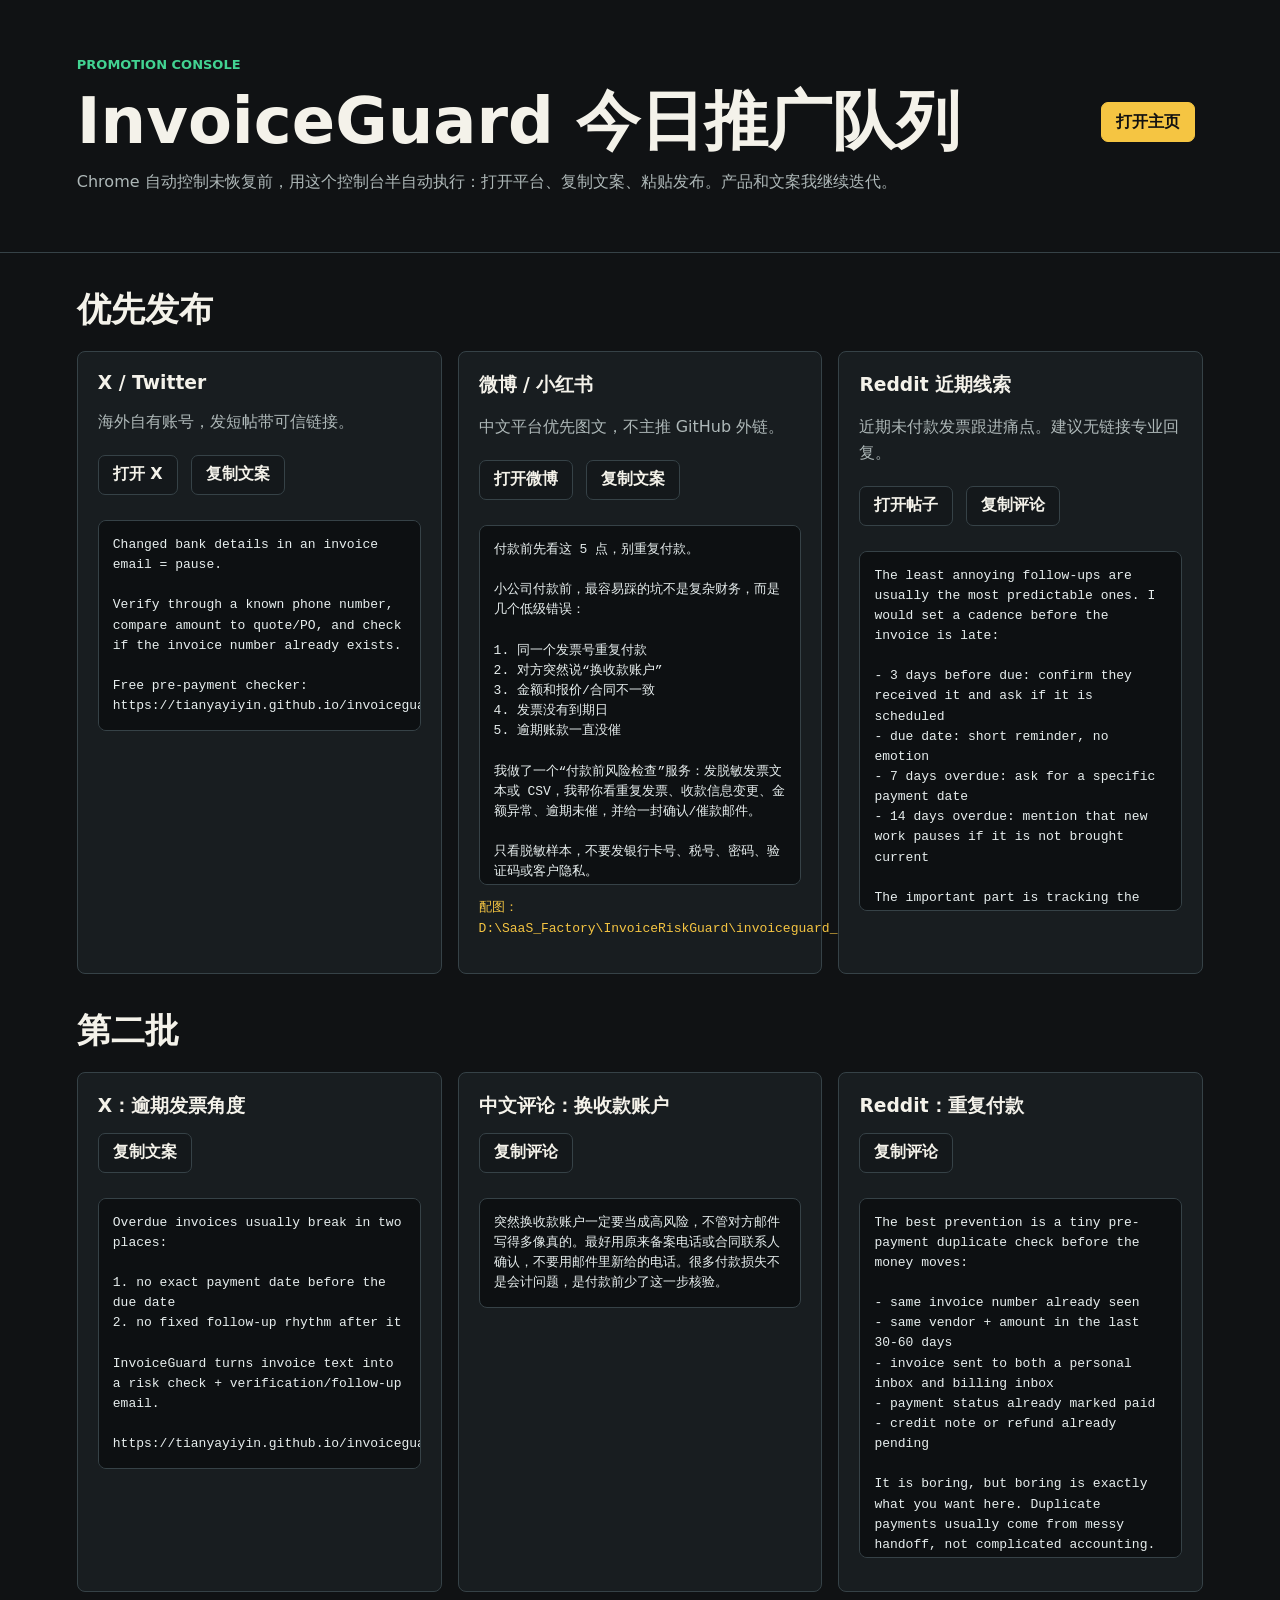
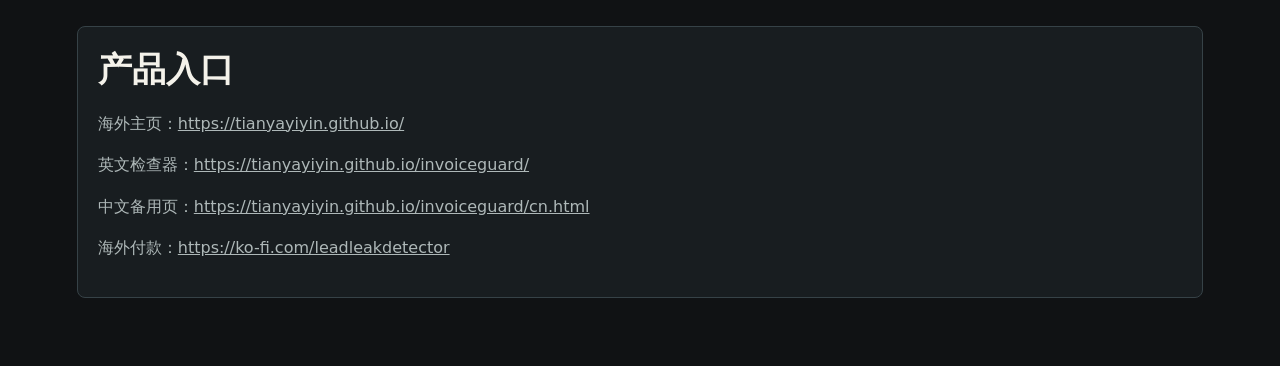
<file: promo/index.html>
<!doctype html>
<html lang="zh-CN">
<head>
  <meta charset="utf-8">
  <meta name="viewport" content="width=device-width, initial-scale=1">
  <title>InvoiceGuard Promotion Console</title>
  <link rel="stylesheet" href="styles.css">
</head>
<body>
  <header>
    <div>
      <p class="eyebrow">Promotion Console</p>
      <h1>InvoiceGuard 今日推广队列</h1>
      <p>Chrome 自动控制未恢复前，用这个控制台半自动执行：打开平台、复制文案、粘贴发布。产品和文案我继续迭代。</p>
    </div>
    <a class="button primary" href="https://tianyayiyin.github.io/" target="_blank">打开主页</a>
  </header>

  <main>
    <section>
      <h2>优先发布</h2>
      <div class="grid">
        <article class="card">
          <h3>X / Twitter</h3>
          <p>海外自有账号，发短帖带可信链接。</p>
          <a class="button" href="https://x.com/home" target="_blank">打开 X</a>
          <button data-copy="x1">复制文案</button>
          <pre id="x1">Changed bank details in an invoice email = pause.

Verify through a known phone number, compare amount to quote/PO, and check if the invoice number already exists.

Free pre-payment checker:
https://tianyayiyin.github.io/invoiceguard/</pre>
        </article>

        <article class="card">
          <h3>微博 / 小红书</h3>
          <p>中文平台优先图文，不主推 GitHub 外链。</p>
          <a class="button" href="https://weibo.com/" target="_blank">打开微博</a>
          <button data-copy="cn1">复制文案</button>
          <pre id="cn1">付款前先看这 5 点，别重复付款。

小公司付款前，最容易踩的坑不是复杂财务，而是几个低级错误：

1. 同一个发票号重复付款
2. 对方突然说“换收款账户”
3. 金额和报价/合同不一致
4. 发票没有到期日
5. 逾期账款一直没催

我做了一个“付款前风险检查”服务：发脱敏发票文本或 CSV，我帮你看重复发票、收款信息变更、金额异常、逾期未催，并给一封确认/催款邮件。

只看脱敏样本，不要发银行卡号、税号、密码、验证码或客户隐私。

快速复核 ¥39 起。</pre>
          <p class="path">配图：D:\SaaS_Factory\InvoiceRiskGuard\invoiceguard_cn_poster.png</p>
        </article>

        <article class="card">
          <h3>Reddit 近期线索</h3>
          <p>近期未付款发票跟进痛点。建议无链接专业回复。</p>
          <a class="button" href="https://www.reddit.com/r/smallbusiness/comments/1t6yqcl/how_are_you_handling_unpaid_invoice_followups/" target="_blank">打开帖子</a>
          <button data-copy="r1">复制评论</button>
          <pre id="r1">The least annoying follow-ups are usually the most predictable ones. I would set a cadence before the invoice is late:

- 3 days before due: confirm they received it and ask if it is scheduled
- due date: short reminder, no emotion
- 7 days overdue: ask for a specific payment date
- 14 days overdue: mention that new work pauses if it is not brought current

The important part is tracking the last reminder and the next promised payment date. Most owners do not need harsher wording first; they need a system that prevents invoices from living in memory.</pre>
        </article>
      </div>
    </section>

    <section>
      <h2>第二批</h2>
      <div class="grid">
        <article class="card">
          <h3>X：逾期发票角度</h3>
          <button data-copy="x2">复制文案</button>
          <pre id="x2">Overdue invoices usually break in two places:

1. no exact payment date before the due date
2. no fixed follow-up rhythm after it

InvoiceGuard turns invoice text into a risk check + verification/follow-up email.

https://tianyayiyin.github.io/invoiceguard/</pre>
        </article>
        <article class="card">
          <h3>中文评论：换收款账户</h3>
          <button data-copy="cn2">复制评论</button>
          <pre id="cn2">突然换收款账户一定要当成高风险，不管对方邮件写得多像真的。最好用原来备案电话或合同联系人确认，不要用邮件里新给的电话。很多付款损失不是会计问题，是付款前少了这一步核验。</pre>
        </article>
        <article class="card">
          <h3>Reddit：重复付款</h3>
          <button data-copy="r2">复制评论</button>
          <pre id="r2">The best prevention is a tiny pre-payment duplicate check before the money moves:

- same invoice number already seen
- same vendor + amount in the last 30-60 days
- invoice sent to both a personal inbox and billing inbox
- payment status already marked paid
- credit note or refund already pending

It is boring, but boring is exactly what you want here. Duplicate payments usually come from messy handoff, not complicated accounting.</pre>
        </article>
      </div>
    </section>

    <section class="links">
      <h2>产品入口</h2>
      <p>海外主页：<a href="https://tianyayiyin.github.io/" target="_blank">https://tianyayiyin.github.io/</a></p>
      <p>英文检查器：<a href="https://tianyayiyin.github.io/invoiceguard/" target="_blank">https://tianyayiyin.github.io/invoiceguard/</a></p>
      <p>中文备用页：<a href="https://tianyayiyin.github.io/invoiceguard/cn.html" target="_blank">https://tianyayiyin.github.io/invoiceguard/cn.html</a></p>
      <p>海外付款：<a href="https://ko-fi.com/leadleakdetector" target="_blank">https://ko-fi.com/leadleakdetector</a></p>
    </section>
  </main>

  <script src="app.js"></script>
</body>
</html>
</file>
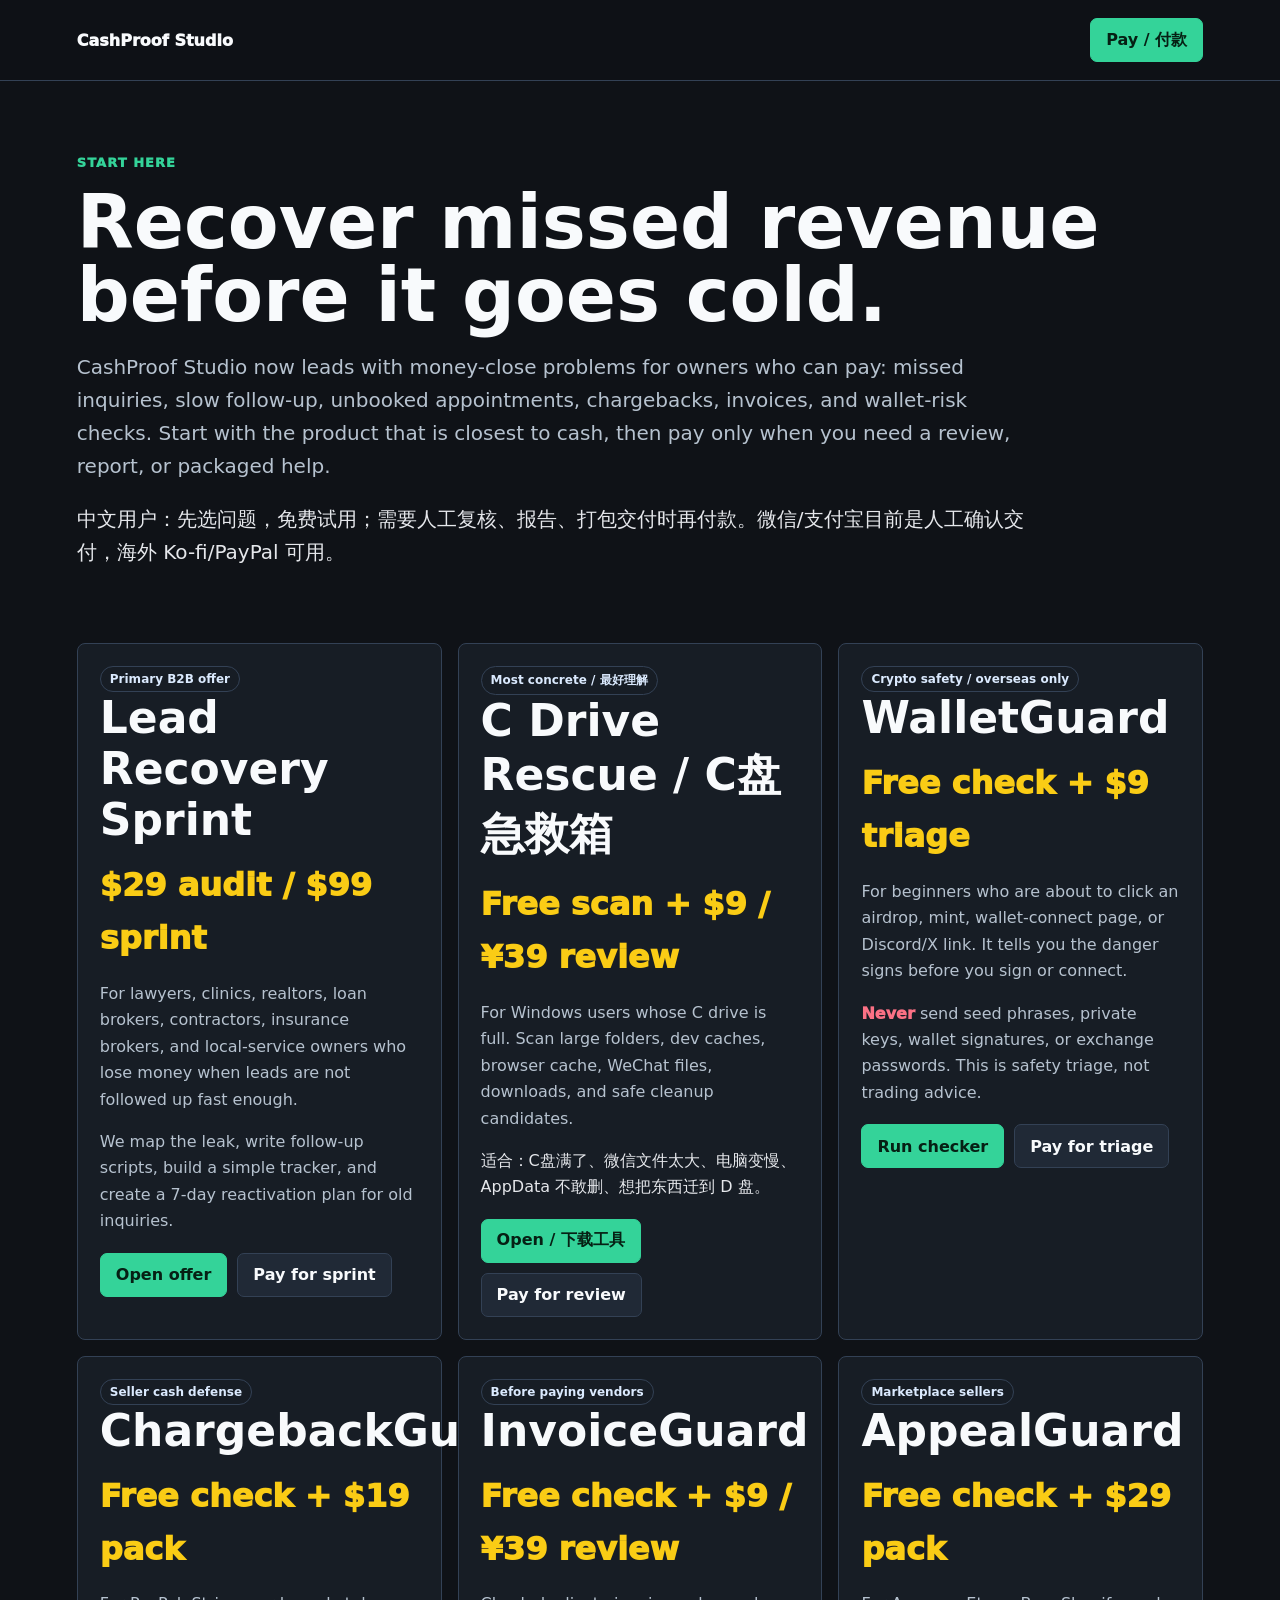
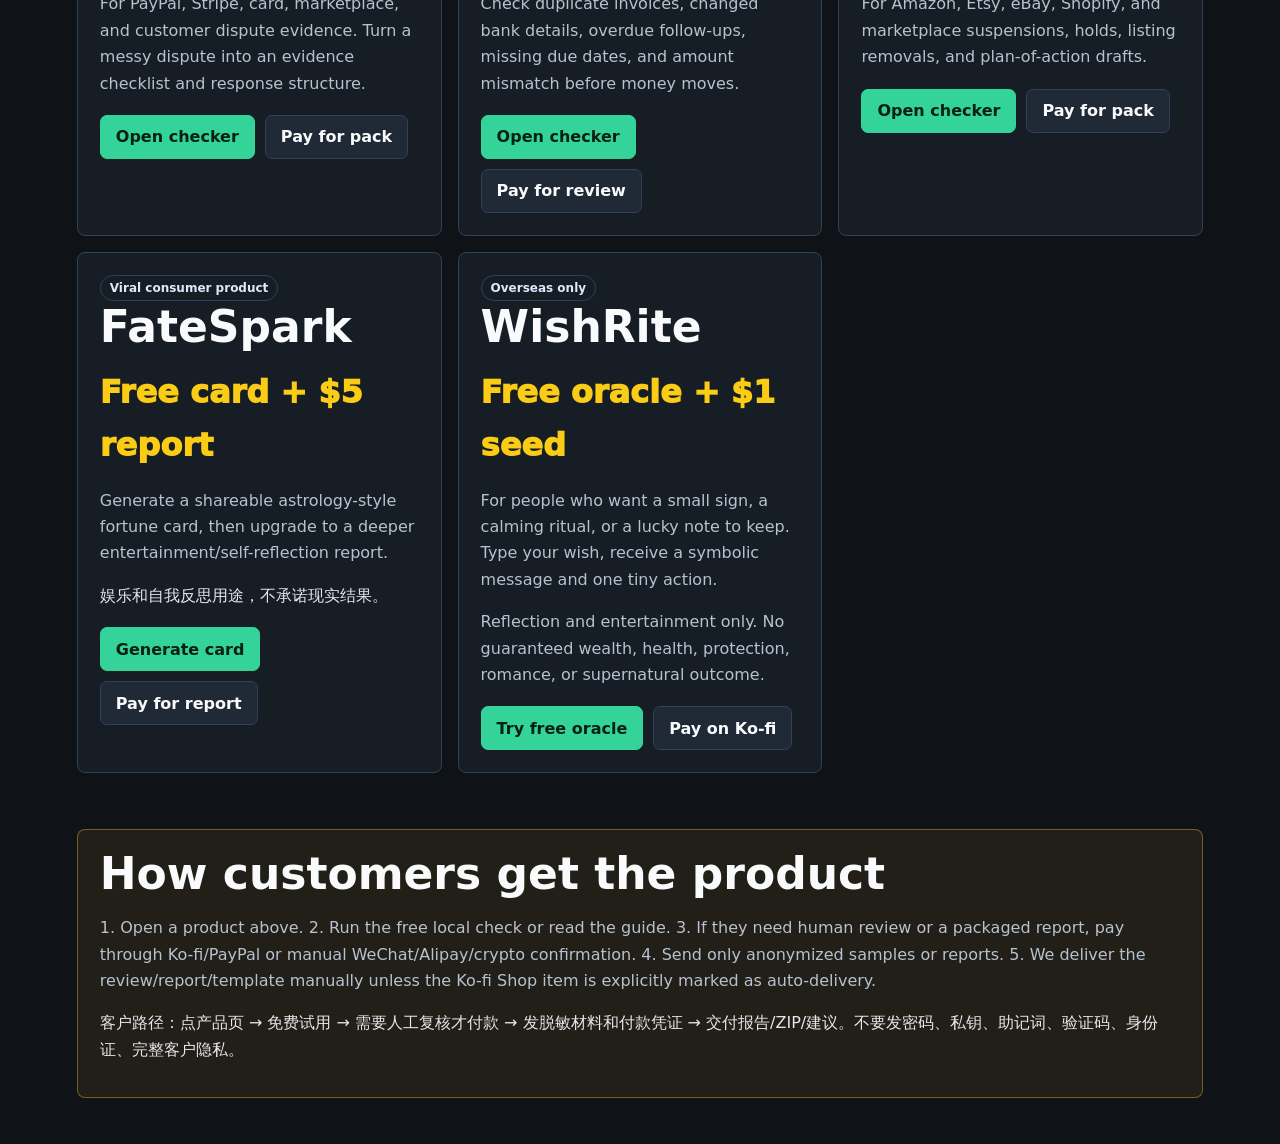
<file: start/index.html>
<!doctype html>
<html lang="en">
<head>
  <meta charset="utf-8">
  <meta name="viewport" content="width=device-width, initial-scale=1">
  <title>Start Here - CashProof Studio</title>
  <style>
    :root{--bg:#0f1217;--panel:#171d25;--line:#334155;--text:#f8fafc;--muted:#b6c2cf;--green:#34d399;--yellow:#facc15;--blue:#60a5fa;--red:#fb7185}
    *{box-sizing:border-box}body{margin:0;background:var(--bg);color:var(--text);font-family:Inter,ui-sans-serif,system-ui,-apple-system,BlinkMacSystemFont,"Segoe UI","Microsoft YaHei",sans-serif}a{color:inherit}.top{display:flex;justify-content:space-between;align-items:center;padding:18px 6vw;border-bottom:1px solid var(--line);position:sticky;top:0;background:rgba(15,18,23,.96);z-index:2}.brand{font-weight:950;text-decoration:none}.hero{padding:58px 6vw 30px}.eyebrow{color:var(--green);font-weight:950;text-transform:uppercase;font-size:13px;letter-spacing:.08em}h1{font-size:clamp(38px,7vw,74px);line-height:.98;margin:0 0 18px}h2{font-size:clamp(28px,4vw,44px);margin:0 0 14px}p{color:var(--muted);line-height:1.65}.lead{font-size:20px;max-width:960px}.grid{display:grid;grid-template-columns:repeat(3,minmax(0,1fr));gap:16px;padding:24px 6vw 56px}.card{background:var(--panel);border:1px solid var(--line);border-radius:8px;padding:22px}.tag{display:inline-flex;border:1px solid var(--line);border-radius:999px;padding:5px 9px;font-size:12px;font-weight:900;color:#dbeafe}.price{font-size:32px;font-weight:950;color:var(--yellow);margin:8px 0}.btns{display:flex;flex-wrap:wrap;gap:10px;margin-top:18px}.btn{display:inline-flex;min-height:44px;align-items:center;justify-content:center;padding:0 15px;border-radius:7px;border:1px solid var(--line);text-decoration:none;font-weight:900}.primary{background:var(--green);border-color:var(--green);color:#062014}.secondary{background:#202936}.note{margin:0 6vw 46px;padding:18px 22px;border:1px solid rgba(251,191,36,.4);background:rgba(251,191,36,.08);border-radius:8px}.cn{color:#e5e7eb}.red{color:var(--red);font-weight:950}@media(max-width:980px){.grid{grid-template-columns:1fr}.top{align-items:flex-start;gap:12px;flex-direction:column}}
  </style>
</head>
<body>
  <header class="top">
    <a class="brand" href="/">CashProof Studio</a>
    <a class="btn primary" href="/pay/">Pay / 付款</a>
  </header>
  <main>
    <section class="hero">
      <p class="eyebrow">Start here</p>
      <h1>Recover missed revenue before it goes cold.</h1>
      <p class="lead">CashProof Studio now leads with money-close problems for owners who can pay: missed inquiries, slow follow-up, unbooked appointments, chargebacks, invoices, and wallet-risk checks. Start with the product that is closest to cash, then pay only when you need a review, report, or packaged help.</p>
      <p class="lead cn">中文用户：先选问题，免费试用；需要人工复核、报告、打包交付时再付款。微信/支付宝目前是人工确认交付，海外 Ko-fi/PayPal 可用。</p>
    </section>

    <section class="grid">
      <article class="card">
        <span class="tag">Primary B2B offer</span>
        <h2>Lead Recovery Sprint</h2>
        <p class="price">$29 audit / $99 sprint</p>
        <p>For lawyers, clinics, realtors, loan brokers, contractors, insurance brokers, and local-service owners who lose money when leads are not followed up fast enough.</p>
        <p>We map the leak, write follow-up scripts, build a simple tracker, and create a 7-day reactivation plan for old inquiries.</p>
        <div class="btns"><a class="btn primary" href="/lead-recovery/">Open offer</a><a class="btn secondary" href="/pay/?product=lead-recovery&plan=sprint">Pay for sprint</a></div>
      </article>

      <article class="card">
        <span class="tag">Most concrete / 最好理解</span>
        <h2>C Drive Rescue / C盘急救箱</h2>
        <p class="price">Free scan + $9 / ¥39 review</p>
        <p>For Windows users whose C drive is full. Scan large folders, dev caches, browser cache, WeChat files, downloads, and safe cleanup candidates.</p>
        <p class="cn">适合：C盘满了、微信文件太大、电脑变慢、AppData 不敢删、想把东西迁到 D 盘。</p>
        <div class="btns"><a class="btn primary" href="/cdrive-rescue/">Open / 下载工具</a><a class="btn secondary" href="/pay/?product=cdrive-rescue&plan=quick-review">Pay for review</a></div>
      </article>

      <article class="card">
        <span class="tag">Crypto safety / overseas only</span>
        <h2>WalletGuard</h2>
        <p class="price">Free check + $9 triage</p>
        <p>For beginners who are about to click an airdrop, mint, wallet-connect page, or Discord/X link. It tells you the danger signs before you sign or connect.</p>
        <p><span class="red">Never</span> send seed phrases, private keys, wallet signatures, or exchange passwords. This is safety triage, not trading advice.</p>
        <div class="btns"><a class="btn primary" href="/walletguard/">Run checker</a><a class="btn secondary" href="/pay/?product=walletguard&plan=quick-triage">Pay for triage</a></div>
      </article>

      <article class="card">
        <span class="tag">Seller cash defense</span>
        <h2>ChargebackGuard</h2>
        <p class="price">Free check + $19 pack</p>
        <p>For PayPal, Stripe, card, marketplace, and customer dispute evidence. Turn a messy dispute into an evidence checklist and response structure.</p>
        <div class="btns"><a class="btn primary" href="/chargebackguard/">Open checker</a><a class="btn secondary" href="/pay/?product=chargebackguard&plan=response-pack">Pay for pack</a></div>
      </article>

      <article class="card">
        <span class="tag">Before paying vendors</span>
        <h2>InvoiceGuard</h2>
        <p class="price">Free check + $9 / ¥39 review</p>
        <p>Check duplicate invoices, changed bank details, overdue follow-ups, missing due dates, and amount mismatch before money moves.</p>
        <div class="btns"><a class="btn primary" href="/invoiceguard/">Open checker</a><a class="btn secondary" href="/pay/?product=invoiceguard&plan=quick-risk-review">Pay for review</a></div>
      </article>

      <article class="card">
        <span class="tag">Marketplace sellers</span>
        <h2>AppealGuard</h2>
        <p class="price">Free check + $29 pack</p>
        <p>For Amazon, Etsy, eBay, Shopify, and marketplace suspensions, holds, listing removals, and plan-of-action drafts.</p>
        <div class="btns"><a class="btn primary" href="/appealguard/">Open checker</a><a class="btn secondary" href="/pay/?product=appealguard&plan=appeal-pack">Pay for pack</a></div>
      </article>

      <article class="card">
        <span class="tag">Viral consumer product</span>
        <h2>FateSpark</h2>
        <p class="price">Free card + $5 report</p>
        <p>Generate a shareable astrology-style fortune card, then upgrade to a deeper entertainment/self-reflection report.</p>
        <p class="cn">娱乐和自我反思用途，不承诺现实结果。</p>
        <div class="btns"><a class="btn primary" href="/fatespark/">Generate card</a><a class="btn secondary" href="/pay/?product=fatespark&plan=deep-report">Pay for report</a></div>
      </article>

      <article class="card">
        <span class="tag">Overseas only</span>
        <h2>WishRite</h2>
        <p class="price">Free oracle + $1 seed</p>
        <p>For people who want a small sign, a calming ritual, or a lucky note to keep. Type your wish, receive a symbolic message and one tiny action.</p>
        <p>Reflection and entertainment only. No guaranteed wealth, health, protection, romance, or supernatural outcome.</p>
        <div class="btns"><a class="btn primary" href="/wishrite/">Try free oracle</a><a class="btn secondary" href="https://ko-fi.com/leadleakdetector">Pay on Ko-fi</a></div>
      </article>
    </section>

    <section class="note">
      <h2>How customers get the product</h2>
      <p>1. Open a product above. 2. Run the free local check or read the guide. 3. If they need human review or a packaged report, pay through Ko-fi/PayPal or manual WeChat/Alipay/crypto confirmation. 4. Send only anonymized samples or reports. 5. We deliver the review/report/template manually unless the Ko-fi Shop item is explicitly marked as auto-delivery.</p>
      <p class="cn">客户路径：点产品页 → 免费试用 → 需要人工复核才付款 → 发脱敏材料和付款凭证 → 交付报告/ZIP/建议。不要发密码、私钥、助记词、验证码、身份证、完整客户隐私。</p>
    </section>
  </main>
</body>
</html>
</file>
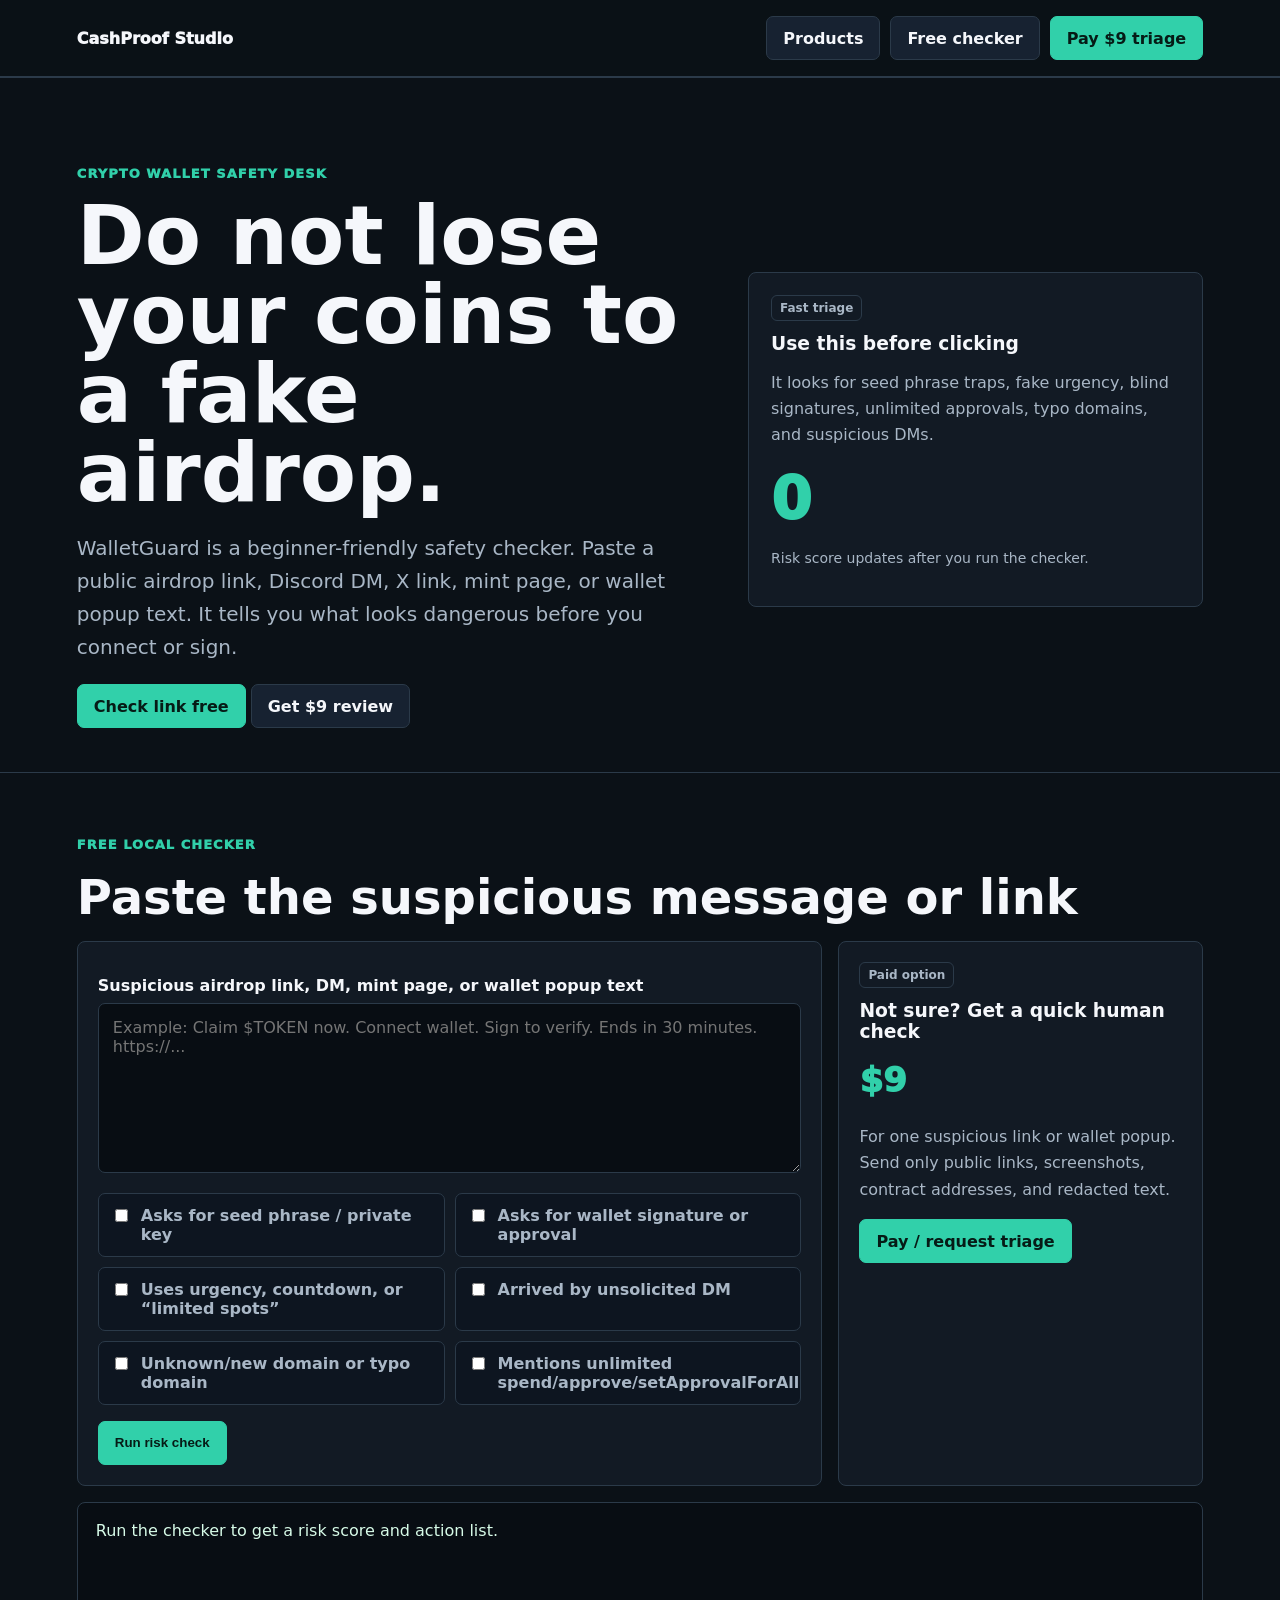
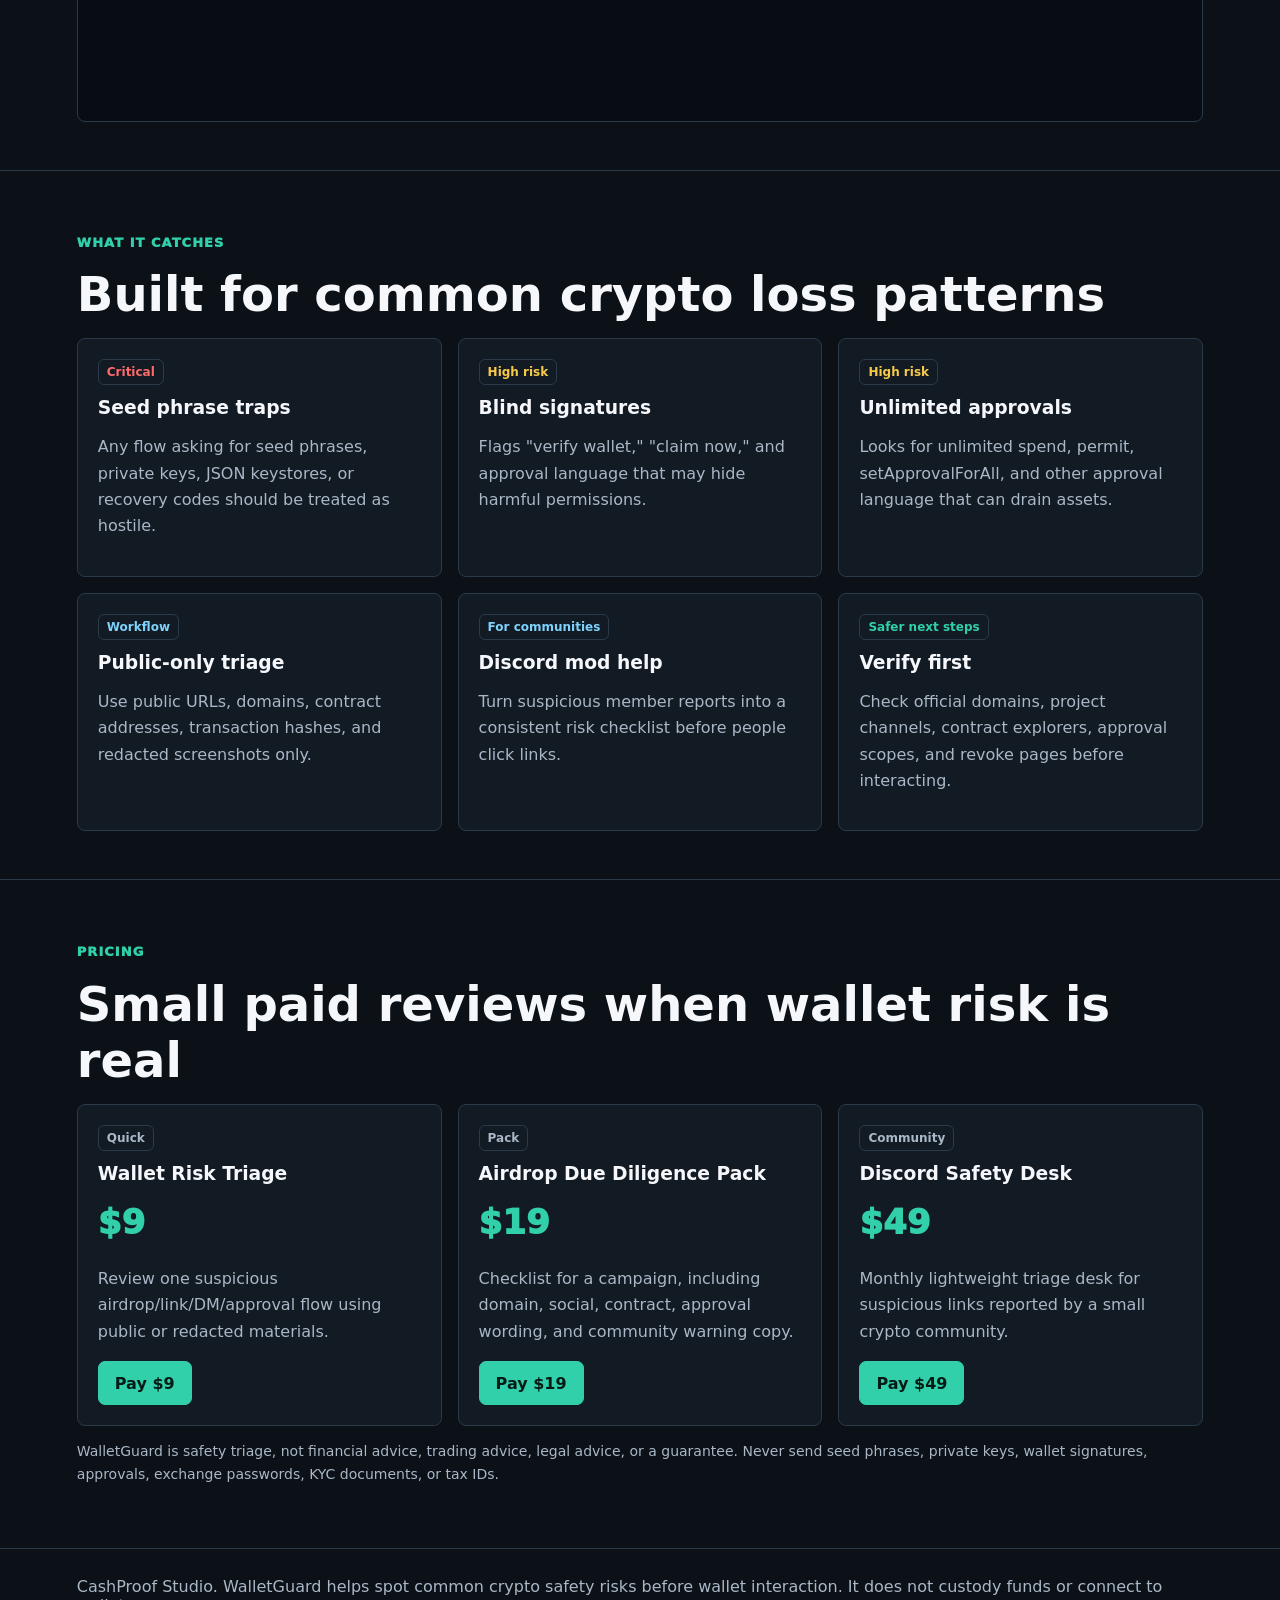
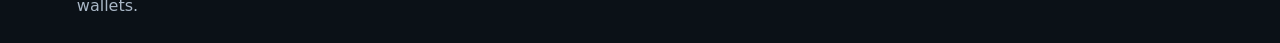
<file: walletguard/index.html>
<!doctype html>
<html lang="en">
<head>
  <meta charset="utf-8">
  <meta name="viewport" content="width=device-width, initial-scale=1">
  <title>WalletGuard - Crypto Airdrop & Wallet Risk Checker</title>
  <style>
    :root{--bg:#0b1117;--panel:#121a24;--line:#2b3a49;--text:#f5f7fb;--muted:#a9b7c6;--accent:#31d0aa;--warn:#f7c948;--danger:#ff6b6b;--blue:#7dd3fc}
    *{box-sizing:border-box}
    body{margin:0;background:var(--bg);color:var(--text);font-family:Inter,ui-sans-serif,system-ui,-apple-system,BlinkMacSystemFont,"Segoe UI",sans-serif}
    a{color:inherit}
    .top{display:flex;align-items:center;justify-content:space-between;gap:18px;padding:16px 6vw;border-bottom:1px solid var(--line);background:rgba(11,17,23,.94);position:sticky;top:0;z-index:4}
    .brand{text-decoration:none;font-weight:950}
    nav{display:flex;gap:10px;align-items:center}
    .btn{display:inline-flex;align-items:center;justify-content:center;min-height:44px;padding:0 16px;border:1px solid var(--line);border-radius:7px;text-decoration:none;font-weight:900;background:#172231}
    .primary{background:var(--accent);border-color:var(--accent);color:#061b16}
    .hero{padding:72px 6vw 44px;display:grid;grid-template-columns:minmax(0,1.05fr) minmax(320px,.75fr);gap:34px;align-items:center}
    .eyebrow{color:var(--accent);font-size:13px;font-weight:950;text-transform:uppercase;letter-spacing:.08em}
    h1{font-size:clamp(42px,7vw,82px);line-height:.96;margin:0 0 20px}
    h2{font-size:clamp(30px,4vw,48px);margin:0 0 16px}
    h3{margin:0 0 10px}
    p{color:var(--muted);line-height:1.65}
    .lead{font-size:20px;max-width:820px}
    .panel,.card{background:var(--panel);border:1px solid var(--line);border-radius:8px}
    .panel{padding:22px}
    .score{font-size:58px;font-weight:950;color:var(--accent);margin:4px 0}
    section{padding:48px 6vw;border-top:1px solid var(--line)}
    .grid{display:grid;grid-template-columns:repeat(3,minmax(0,1fr));gap:16px}
    .card{padding:20px}
    textarea,input{width:100%;border:1px solid var(--line);background:#080d13;color:var(--text);border-radius:7px;padding:14px;font:inherit}
    textarea{min-height:170px;resize:vertical}
    label{display:block;font-weight:850;margin:14px 0 8px}
    .checks{display:grid;grid-template-columns:repeat(2,minmax(0,1fr));gap:10px;margin:16px 0}
    .checks label{display:flex;gap:10px;align-items:flex-start;margin:0;border:1px solid var(--line);border-radius:7px;padding:12px;background:#0d1520;font-weight:700;color:var(--muted)}
    .checks input{width:auto;margin-top:3px}
    .result{white-space:pre-wrap;background:#080d13;border:1px solid var(--line);border-radius:8px;padding:18px;min-height:220px;color:#d7fbe8}
    .tag{display:inline-flex;padding:5px 8px;border:1px solid var(--line);border-radius:6px;color:var(--muted);font-size:12px;font-weight:850;margin-bottom:12px}
    .danger{color:var(--danger)}.warn{color:var(--warn)}.ok{color:var(--accent)}.blue{color:var(--blue)}
    .price{font-size:34px;font-weight:950;color:var(--accent);margin:0 0 8px}
    .note{font-size:14px;color:var(--muted)}
    footer{padding:28px 6vw;border-top:1px solid var(--line);color:var(--muted)}
    @media(max-width:920px){.hero,.grid,.checks{grid-template-columns:1fr}nav{display:none}}
  </style>
</head>
<body>
  <header class="top">
    <a class="brand" href="../">CashProof Studio</a>
    <nav>
      <a class="btn" href="../">Products</a>
      <a class="btn" href="#checker">Free checker</a>
      <a class="btn primary" href="../pay/?product=walletguard&plan=quick-triage">Pay $9 triage</a>
    </nav>
  </header>

  <main>
    <section class="hero">
      <div>
        <p class="eyebrow">Crypto wallet safety desk</p>
        <h1>Do not lose your coins to a fake airdrop.</h1>
        <p class="lead">WalletGuard is a beginner-friendly safety checker. Paste a public airdrop link, Discord DM, X link, mint page, or wallet popup text. It tells you what looks dangerous before you connect or sign.</p>
        <div>
          <a class="btn primary" href="#checker">Check link free</a>
          <a class="btn" href="#pricing">Get $9 review</a>
        </div>
      </div>
      <aside class="panel">
        <span class="tag">Fast triage</span>
        <h3>Use this before clicking</h3>
        <p>It looks for seed phrase traps, fake urgency, blind signatures, unlimited approvals, typo domains, and suspicious DMs.</p>
        <div class="score" id="heroScore">0</div>
        <p class="note">Risk score updates after you run the checker.</p>
      </aside>
    </section>

    <section id="checker">
      <p class="eyebrow">Free local checker</p>
      <h2>Paste the suspicious message or link</h2>
      <div class="grid">
        <article class="card" style="grid-column:span 2">
          <label for="input">Suspicious airdrop link, DM, mint page, or wallet popup text</label>
          <textarea id="input" placeholder="Example: Claim $TOKEN now. Connect wallet. Sign to verify. Ends in 30 minutes. https://..."></textarea>
          <div class="checks">
            <label><input type="checkbox" id="asksSeed"> Asks for seed phrase / private key</label>
            <label><input type="checkbox" id="asksSignature"> Asks for wallet signature or approval</label>
            <label><input type="checkbox" id="urgent"> Uses urgency, countdown, or “limited spots”</label>
            <label><input type="checkbox" id="dm"> Arrived by unsolicited DM</label>
            <label><input type="checkbox" id="newDomain"> Unknown/new domain or typo domain</label>
            <label><input type="checkbox" id="tokenApproval"> Mentions unlimited spend/approve/setApprovalForAll</label>
          </div>
          <button class="btn primary" id="run">Run risk check</button>
        </article>
        <aside class="card">
          <span class="tag">Paid option</span>
          <h3>Not sure? Get a quick human check</h3>
          <p class="price">$9</p>
          <p>For one suspicious link or wallet popup. Send only public links, screenshots, contract addresses, and redacted text.</p>
          <a class="btn primary" href="../pay/?product=walletguard&plan=quick-triage">Pay / request triage</a>
        </aside>
      </div>
      <div style="margin-top:16px" class="result" id="result">Run the checker to get a risk score and action list.</div>
    </section>

    <section>
      <p class="eyebrow">What it catches</p>
      <h2>Built for common crypto loss patterns</h2>
      <div class="grid">
        <article class="card"><span class="tag danger">Critical</span><h3>Seed phrase traps</h3><p>Any flow asking for seed phrases, private keys, JSON keystores, or recovery codes should be treated as hostile.</p></article>
        <article class="card"><span class="tag warn">High risk</span><h3>Blind signatures</h3><p>Flags "verify wallet," "claim now," and approval language that may hide harmful permissions.</p></article>
        <article class="card"><span class="tag warn">High risk</span><h3>Unlimited approvals</h3><p>Looks for unlimited spend, permit, setApprovalForAll, and other approval language that can drain assets.</p></article>
        <article class="card"><span class="tag blue">Workflow</span><h3>Public-only triage</h3><p>Use public URLs, domains, contract addresses, transaction hashes, and redacted screenshots only.</p></article>
        <article class="card"><span class="tag blue">For communities</span><h3>Discord mod help</h3><p>Turn suspicious member reports into a consistent risk checklist before people click links.</p></article>
        <article class="card"><span class="tag ok">Safer next steps</span><h3>Verify first</h3><p>Check official domains, project channels, contract explorers, approval scopes, and revoke pages before interacting.</p></article>
      </div>
    </section>

    <section id="pricing">
      <p class="eyebrow">Pricing</p>
      <h2>Small paid reviews when wallet risk is real</h2>
      <div class="grid">
        <article class="card"><span class="tag">Quick</span><h3>Wallet Risk Triage</h3><p class="price">$9</p><p>Review one suspicious airdrop/link/DM/approval flow using public or redacted materials.</p><a class="btn primary" href="../pay/?product=walletguard&plan=quick-triage">Pay $9</a></article>
        <article class="card"><span class="tag">Pack</span><h3>Airdrop Due Diligence Pack</h3><p class="price">$19</p><p>Checklist for a campaign, including domain, social, contract, approval wording, and community warning copy.</p><a class="btn primary" href="../pay/?product=walletguard&plan=airdrop-pack">Pay $19</a></article>
        <article class="card"><span class="tag">Community</span><h3>Discord Safety Desk</h3><p class="price">$49</p><p>Monthly lightweight triage desk for suspicious links reported by a small crypto community.</p><a class="btn primary" href="../pay/?product=walletguard&plan=safety-desk">Pay $49</a></article>
      </div>
      <p class="note">WalletGuard is safety triage, not financial advice, trading advice, legal advice, or a guarantee. Never send seed phrases, private keys, wallet signatures, approvals, exchange passwords, KYC documents, or tax IDs.</p>
    </section>
  </main>

  <footer>CashProof Studio. WalletGuard helps spot common crypto safety risks before wallet interaction. It does not custody funds or connect to wallets.</footer>

  <script>
    const redFlags = [
      [/seed phrase|recovery phrase|private key|mnemonic|keystore/i, 50, "Critical: asks for seed phrase/private key. Stop immediately."],
      [/sign|signature|verify wallet|wallet verification|connect wallet/i, 16, "Signature/connect request: verify exact purpose before signing."],
      [/approve|approval|unlimited|permit|setApprovalForAll|increaseAllowance/i, 24, "Approval language detected: check spend scope and consider revoke tools."],
      [/airdrop|claim|mint|allocation|eligible/i, 8, "Airdrop/claim flow: verify through official project channels."],
      [/urgent|hurry|ends soon|limited|countdown|last chance|30 minutes/i, 12, "Urgency pressure: common scam conversion pattern."],
      [/discord\.gg|t\.me|telegram|bit\.ly|tinyurl|shorturl/i, 10, "Chat invite or short link: inspect destination before opening."],
      [/[a-z0-9-]+\.(xyz|top|click|site|live|lol|monster|quest|mom|icu)/i, 10, "Higher-risk TLD or campaign domain: verify ownership and age."],
      [/0x[a-fA-F0-9]{40}/, 6, "Contract/address found: verify on a block explorer before interacting."]
    ];
    function runCheck() {
      const text = document.querySelector("#input").value.trim();
      let score = 0;
      const notes = [];
      for (const [pattern, points, note] of redFlags) {
        if (pattern.test(text)) { score += points; notes.push(note); }
      }
      const manual = [
        ["asksSeed", 60, "Critical manual flag: seed phrase/private key request."],
        ["asksSignature", 18, "Manual flag: wallet signature or approval request."],
        ["urgent", 10, "Manual flag: urgency pressure."],
        ["dm", 12, "Manual flag: unsolicited DM."],
        ["newDomain", 10, "Manual flag: unknown or typo domain."],
        ["tokenApproval", 25, "Manual flag: unlimited token/NFT approval risk."]
      ];
      for (const [id, points, note] of manual) {
        if (document.querySelector("#" + id).checked) { score += points; notes.push(note); }
      }
      score = Math.min(100, score);
      let level = "LOW";
      if (score >= 70) level = "CRITICAL";
      else if (score >= 40) level = "HIGH";
      else if (score >= 18) level = "MEDIUM";
      const next = [
        "Do not share seed phrases, private keys, recovery codes, exchange passwords, KYC documents, or tax IDs.",
        "Do not sign or approve until the domain, contract, and official announcement source are verified.",
        "Check the project website from a trusted source, not from the DM/link itself.",
        "Inspect contract/address on a block explorer and look for recent creation, proxy patterns, and approval scope.",
        "If already approved, consider using a trusted revoke tool from the chain ecosystem and verify the URL manually."
      ];
      document.querySelector("#heroScore").textContent = score;
      document.querySelector("#result").textContent =
        `Risk score: ${score}/100\nRisk level: ${level}\n\nFlags found:\n` +
        (notes.length ? notes.map(n => `- ${n}`).join("\n") : "- No major text pattern matched. Still verify domain, contract, and official channels.") +
        "\n\nNext steps:\n" + next.map(n => `- ${n}`).join("\n") +
        "\n\nPaid triage: $9 quick review via https://tianyayiyin.github.io/pay/?product=walletguard&plan=quick-triage";
    }
    document.querySelector("#run").addEventListener("click", runCheck);
  </script>
</body>
</html>
</file>
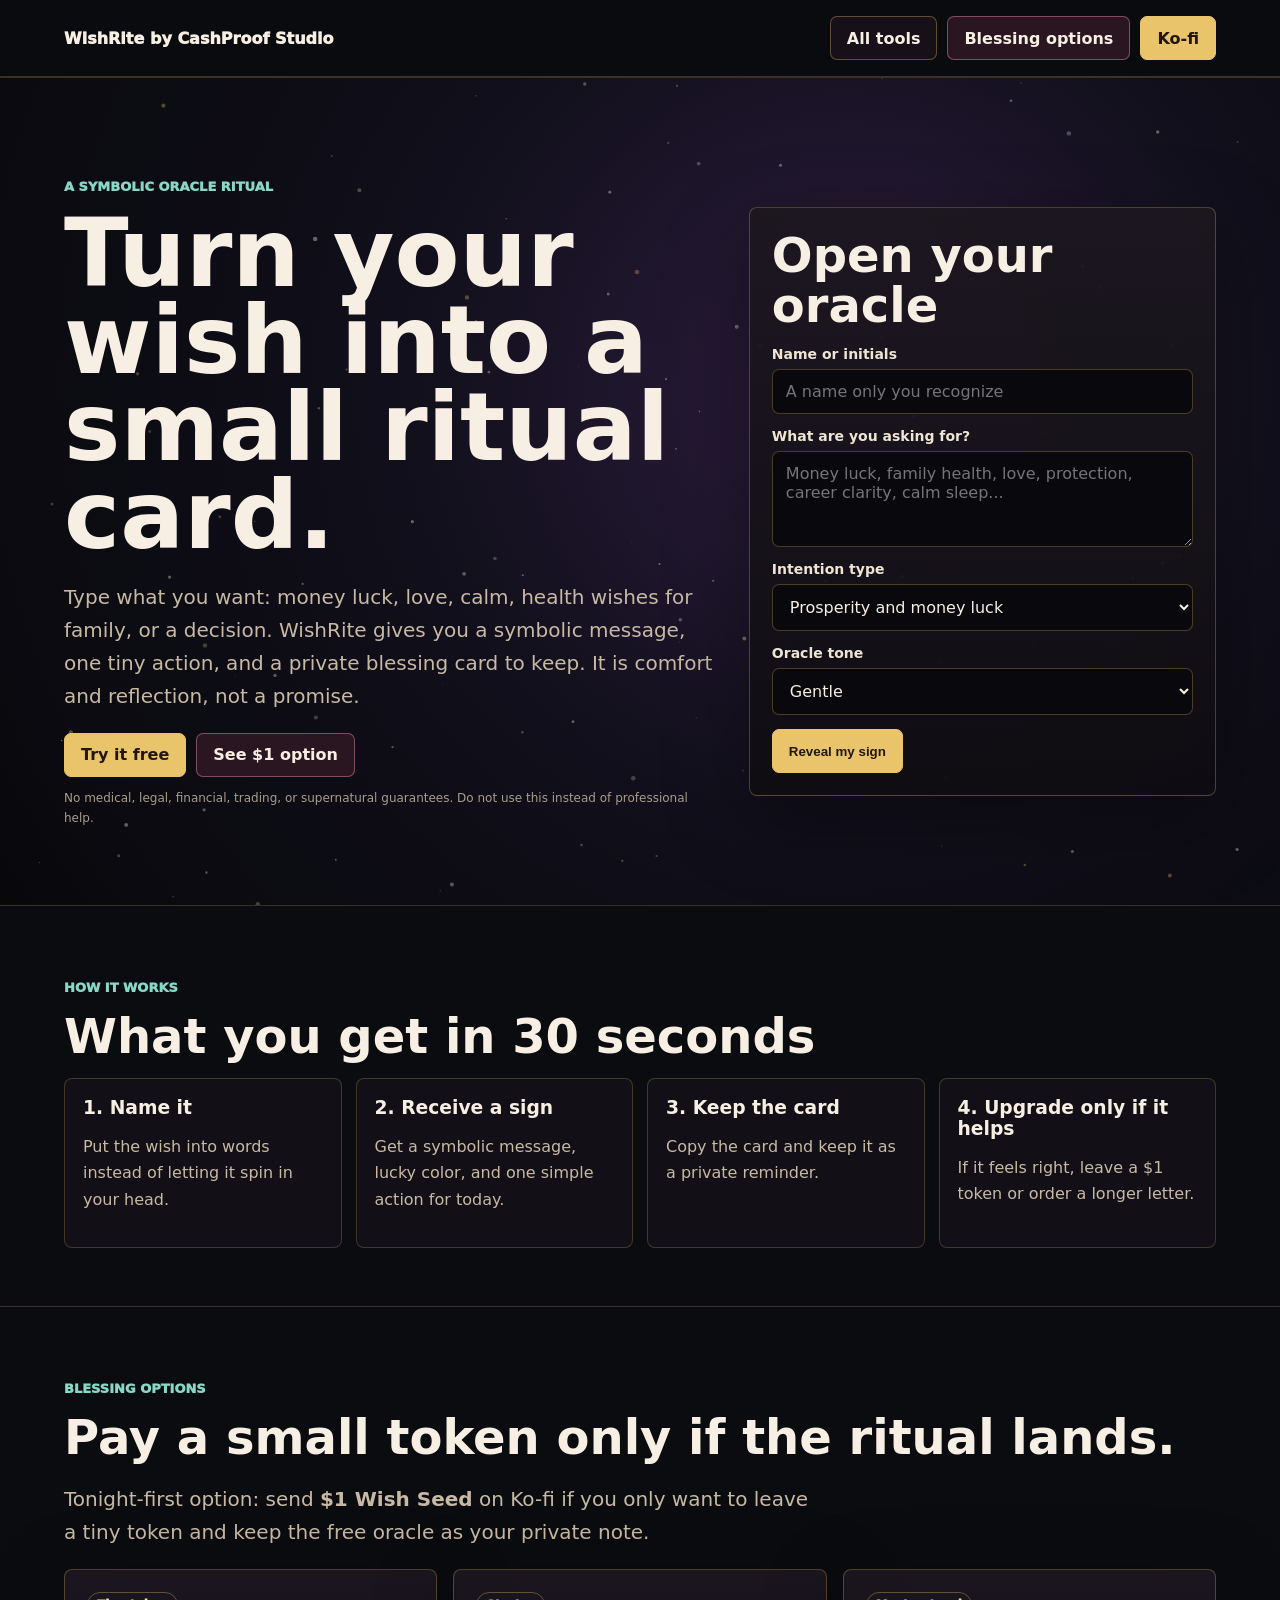
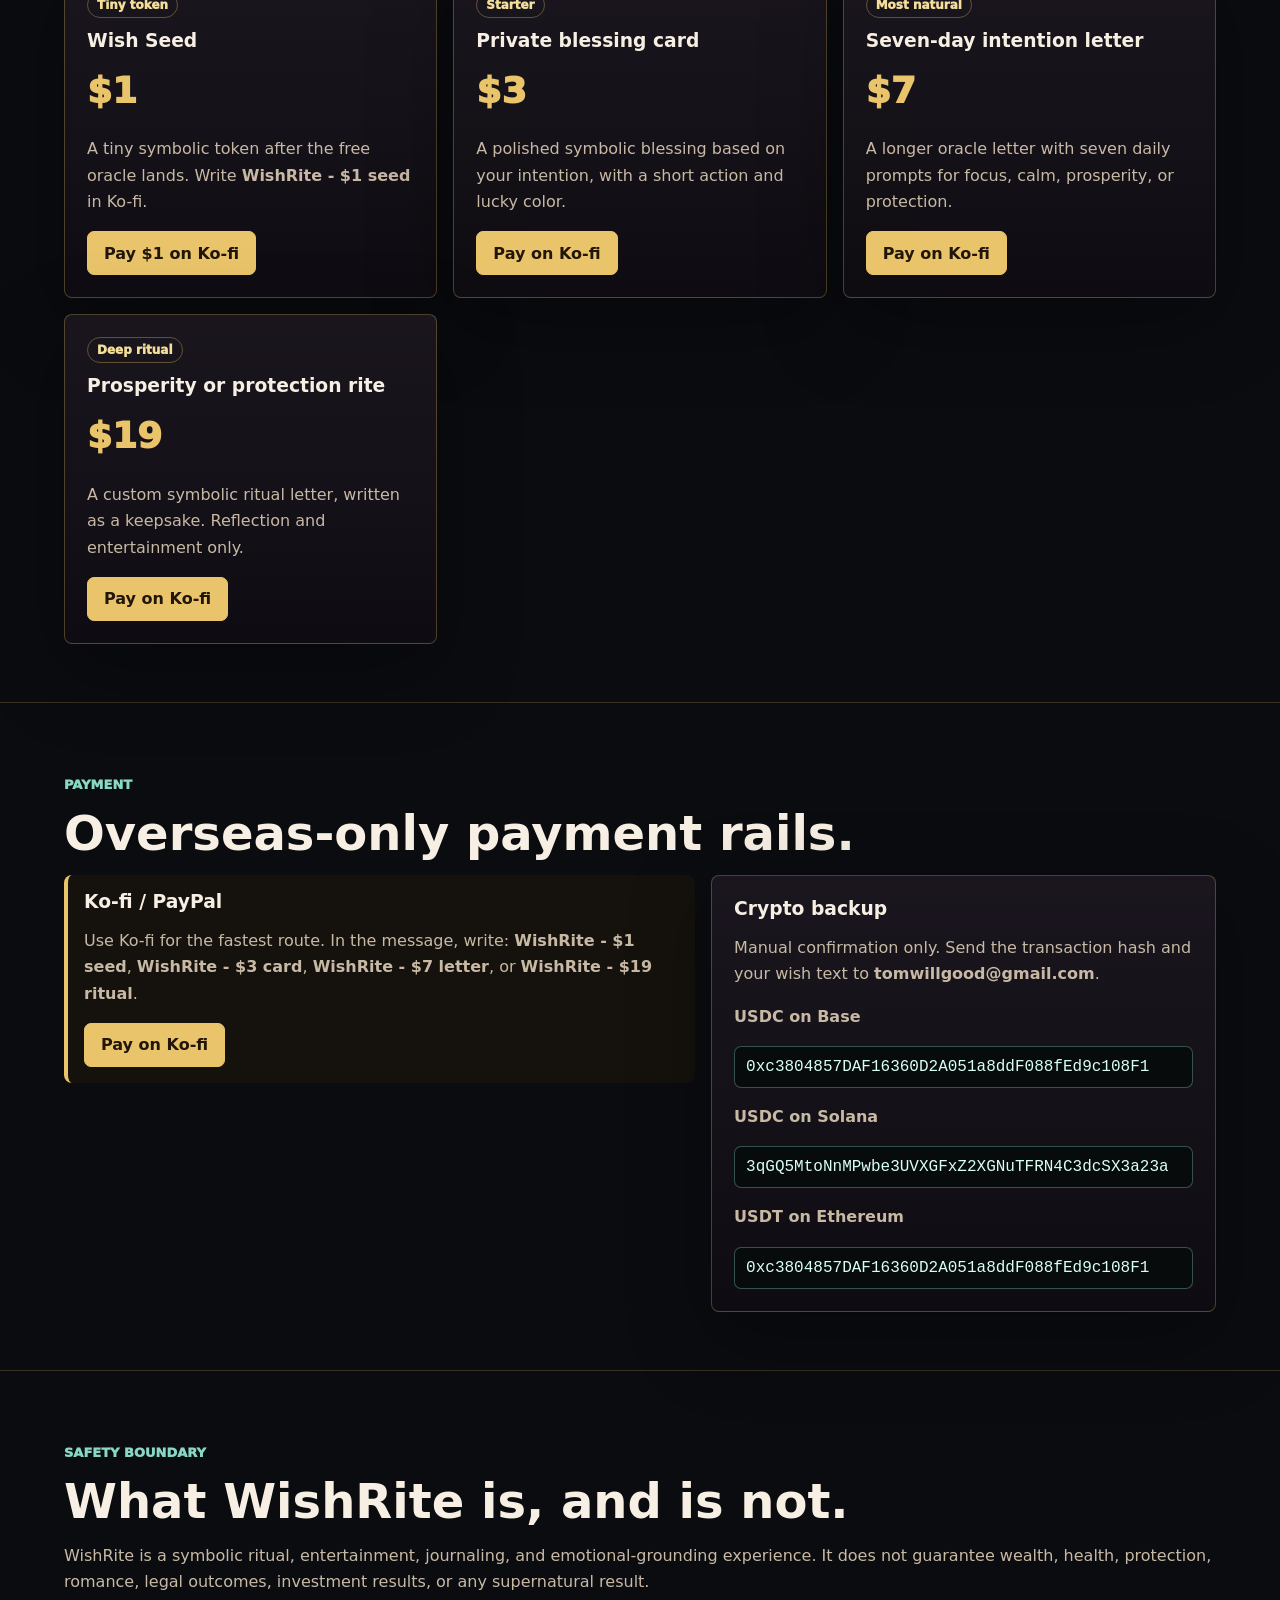
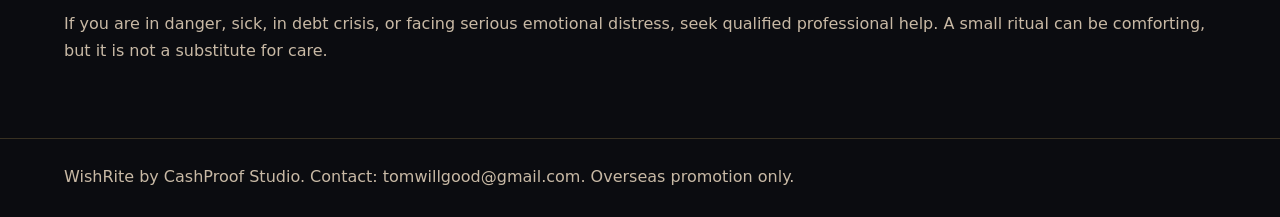
<file: wishrite/index.html>
<!doctype html>
<html lang="en">
<head>
  <meta charset="utf-8">
  <meta name="viewport" content="width=device-width, initial-scale=1">
  <title>WishRite - a quiet oracle ritual for uncertain moments</title>
  <meta name="description" content="Set an intention, receive a symbolic oracle, and keep a private blessing card. WishRite is a reflection and emotional-grounding ritual, not a guarantee.">
  <style>
    :root{
      --bg:#0b0c10;--ink:#f7efe3;--muted:#c8b9a5;--line:#3d342b;--panel:#151116;--panel2:#1c171f;
      --gold:#e9c46a;--rose:#e88ea5;--violet:#9b8cff;--teal:#87d8c4;--shadow:rgba(0,0,0,.36)
    }
    *{box-sizing:border-box}
    body{margin:0;background:var(--bg);color:var(--ink);font-family:Inter,ui-sans-serif,system-ui,-apple-system,BlinkMacSystemFont,"Segoe UI",sans-serif}
    a{color:inherit}
    .top{position:sticky;top:0;z-index:10;display:flex;justify-content:space-between;gap:14px;align-items:center;padding:16px 5vw;border-bottom:1px solid rgba(233,196,106,.22);background:rgba(11,12,16,.92);backdrop-filter:blur(12px)}
    .brand{font-weight:950;text-decoration:none}.top nav{display:flex;gap:10px;flex-wrap:wrap}
    .btn{display:inline-flex;min-height:44px;align-items:center;justify-content:center;padding:0 16px;border:1px solid rgba(233,196,106,.34);border-radius:7px;text-decoration:none;font-weight:900;cursor:pointer;background:#171019;color:var(--ink)}
    .primary{background:var(--gold);border-color:var(--gold);color:#211609}.rose{background:#2a1620;border-color:rgba(232,142,165,.46)}
    .hero{position:relative;min-height:92vh;display:grid;grid-template-columns:minmax(0,1fr) minmax(320px,.72fr);gap:36px;align-items:center;padding:72px 5vw 52px;overflow:hidden}
    #sky{position:absolute;inset:0;width:100%;height:100%;opacity:.86}
    .hero:after{content:"";position:absolute;inset:auto 0 0;height:28vh;background:linear-gradient(0deg,var(--bg),transparent);pointer-events:none}
    .hero>*{position:relative;z-index:1}
    .eyebrow{color:var(--teal);font-weight:950;text-transform:uppercase;font-size:13px}
    h1{font-size:clamp(46px,7.4vw,96px);line-height:.92;margin:0 0 22px;max-width:980px}
    h2{font-size:clamp(28px,4vw,48px);line-height:1.05;margin:0 0 16px}
    h3{margin:0 0 10px}
    p{color:var(--muted);line-height:1.65}.lead{font-size:20px;max-width:760px}
    .oracle-panel,.card,.result{border:1px solid rgba(233,196,106,.28);background:linear-gradient(180deg,rgba(28,23,31,.94),rgba(15,13,18,.94));border-radius:8px;box-shadow:0 24px 80px var(--shadow)}
    .oracle-panel{padding:22px}.field{display:grid;gap:7px;margin-bottom:14px}label{font-weight:900;color:#efe5d3;font-size:14px}
    input,textarea,select{width:100%;border:1px solid rgba(233,196,106,.28);background:#09080c;color:var(--ink);border-radius:7px;padding:12px 13px;font:inherit}textarea{min-height:96px;resize:vertical}
    .actions{display:flex;gap:10px;flex-wrap:wrap;margin-top:18px}.fine{font-size:12px;color:#a99d8d}
    section{padding:58px 5vw;border-top:1px solid rgba(233,196,106,.2)}
    .grid{display:grid;grid-template-columns:repeat(3,minmax(0,1fr));gap:16px}.card{padding:22px}
    .price{font-size:36px;font-weight:950;color:var(--gold);margin:8px 0}.tag{display:inline-flex;border:1px solid rgba(233,196,106,.34);border-radius:999px;padding:5px 9px;color:#f4df9a;font-size:12px;font-weight:950;margin-bottom:12px}
    .result{display:none;padding:22px;margin-top:20px}.result.show{display:block}.sigil{font-size:52px;line-height:1;margin-bottom:12px}.oracleText{font-size:22px;color:#fff2dc;line-height:1.45}
    .blessing{margin-top:16px;padding:16px;border:1px solid rgba(232,142,165,.34);border-radius:8px;background:rgba(232,142,165,.09)}
    .steps{display:grid;grid-template-columns:repeat(4,minmax(0,1fr));gap:14px}.steps div{border:1px solid rgba(233,196,106,.22);border-radius:8px;padding:18px;background:#121016}
    .addr{word-break:break-all;font-family:Consolas,"Cascadia Code",monospace;color:#d8fff4;background:#080b0c;border:1px solid rgba(135,216,196,.35);border-radius:7px;padding:11px;margin-top:10px}
    .payment{display:grid;grid-template-columns:minmax(0,1fr) minmax(280px,.8fr);gap:16px;align-items:start}.notice{border-left:4px solid var(--gold);background:#15120d;padding:16px;border-radius:8px}
    footer{padding:28px 5vw;border-top:1px solid rgba(233,196,106,.2);color:var(--muted)}
    @media(max-width:980px){.hero,.grid,.steps,.payment{grid-template-columns:1fr}.top{align-items:flex-start;flex-direction:column}.top nav{width:100%}.btn{width:100%}h1{font-size:44px}}
  </style>
</head>
<body>
  <header class="top">
    <a class="brand" href="/">WishRite by CashProof Studio</a>
    <nav>
      <a class="btn" href="/start/">All tools</a>
      <a class="btn rose" href="#pricing">Blessing options</a>
      <a class="btn primary" href="https://ko-fi.com/leadleakdetector">Ko-fi</a>
    </nav>
  </header>

  <main>
    <section class="hero">
      <canvas id="sky" aria-hidden="true"></canvas>
      <div>
        <p class="eyebrow">A symbolic oracle ritual</p>
        <h1>Turn your wish into a small ritual card.</h1>
        <p class="lead">Type what you want: money luck, love, calm, health wishes for family, or a decision. WishRite gives you a symbolic message, one tiny action, and a private blessing card to keep. It is comfort and reflection, not a promise.</p>
        <div class="actions">
          <a class="btn primary" href="#ritual">Try it free</a>
          <a class="btn rose" href="#pricing">See $1 option</a>
        </div>
        <p class="fine">No medical, legal, financial, trading, or supernatural guarantees. Do not use this instead of professional help.</p>
      </div>

      <form id="ritual" class="oracle-panel">
        <h2>Open your oracle</h2>
        <div class="field">
          <label for="name">Name or initials</label>
          <input id="name" maxlength="40" placeholder="A name only you recognize">
        </div>
        <div class="field">
          <label for="wish">What are you asking for?</label>
          <textarea id="wish" maxlength="260" placeholder="Money luck, family health, love, protection, career clarity, calm sleep..."></textarea>
        </div>
        <div class="field">
          <label for="type">Intention type</label>
          <select id="type">
            <option value="prosperity">Prosperity and money luck</option>
            <option value="health">Family health and protection</option>
            <option value="love">Love and relationship peace</option>
            <option value="career">Career decision and timing</option>
            <option value="calm">Calm mind tonight</option>
          </select>
        </div>
        <div class="field">
          <label for="tone">Oracle tone</label>
          <select id="tone">
            <option value="gentle">Gentle</option>
            <option value="mystic">Mystic</option>
            <option value="direct">Direct</option>
            <option value="moon">Moonlit</option>
          </select>
        </div>
        <button class="btn primary" type="submit">Reveal my sign</button>
        <div id="result" class="result">
          <div class="sigil" id="sigil">✦</div>
          <div class="oracleText" id="oracleText"></div>
          <div class="blessing" id="blessing"></div>
          <div class="actions">
            <button class="btn rose" type="button" id="copyCard">Copy blessing card</button>
            <a class="btn primary" href="#pricing">Make it a full ritual</a>
          </div>
        </div>
      </form>
    </section>

    <section>
      <p class="eyebrow">How it works</p>
      <h2>What you get in 30 seconds</h2>
      <div class="steps">
        <div><h3>1. Name it</h3><p>Put the wish into words instead of letting it spin in your head.</p></div>
        <div><h3>2. Receive a sign</h3><p>Get a symbolic message, lucky color, and one simple action for today.</p></div>
        <div><h3>3. Keep the card</h3><p>Copy the card and keep it as a private reminder.</p></div>
        <div><h3>4. Upgrade only if it helps</h3><p>If it feels right, leave a $1 token or order a longer letter.</p></div>
      </div>
    </section>

    <section id="pricing">
      <p class="eyebrow">Blessing options</p>
      <h2>Pay a small token only if the ritual lands.</h2>
      <p class="lead">Tonight-first option: send <b>$1 Wish Seed</b> on Ko-fi if you only want to leave a tiny token and keep the free oracle as your private note.</p>
      <div class="grid">
        <article class="card">
          <span class="tag">Tiny token</span>
          <h3>Wish Seed</h3>
          <p class="price">$1</p>
          <p>A tiny symbolic token after the free oracle lands. Write <b>WishRite - $1 seed</b> in Ko-fi.</p>
          <a class="btn primary" href="https://ko-fi.com/leadleakdetector">Pay $1 on Ko-fi</a>
        </article>
        <article class="card">
          <span class="tag">Starter</span>
          <h3>Private blessing card</h3>
          <p class="price">$3</p>
          <p>A polished symbolic blessing based on your intention, with a short action and lucky color.</p>
          <a class="btn primary" href="https://ko-fi.com/leadleakdetector">Pay on Ko-fi</a>
        </article>
        <article class="card">
          <span class="tag">Most natural</span>
          <h3>Seven-day intention letter</h3>
          <p class="price">$7</p>
          <p>A longer oracle letter with seven daily prompts for focus, calm, prosperity, or protection.</p>
          <a class="btn primary" href="https://ko-fi.com/leadleakdetector">Pay on Ko-fi</a>
        </article>
        <article class="card">
          <span class="tag">Deep ritual</span>
          <h3>Prosperity or protection rite</h3>
          <p class="price">$19</p>
          <p>A custom symbolic ritual letter, written as a keepsake. Reflection and entertainment only.</p>
          <a class="btn primary" href="https://ko-fi.com/leadleakdetector">Pay on Ko-fi</a>
        </article>
      </div>
    </section>

    <section>
      <p class="eyebrow">Payment</p>
      <h2>Overseas-only payment rails.</h2>
      <div class="payment">
        <div class="notice">
          <h3>Ko-fi / PayPal</h3>
          <p>Use Ko-fi for the fastest route. In the message, write: <b>WishRite - $1 seed</b>, <b>WishRite - $3 card</b>, <b>WishRite - $7 letter</b>, or <b>WishRite - $19 ritual</b>.</p>
          <a class="btn primary" href="https://ko-fi.com/leadleakdetector">Pay on Ko-fi</a>
        </div>
        <div class="card">
          <h3>Crypto backup</h3>
          <p>Manual confirmation only. Send the transaction hash and your wish text to <b>tomwillgood@gmail.com</b>.</p>
          <p><b>USDC on Base</b></p><div class="addr">0xc3804857DAF16360D2A051a8ddF088fEd9c108F1</div>
          <p><b>USDC on Solana</b></p><div class="addr">3qGQ5MtoNnMPwbe3UVXGFxZ2XGNuTFRN4C3dcSX3a23a</div>
          <p><b>USDT on Ethereum</b></p><div class="addr">0xc3804857DAF16360D2A051a8ddF088fEd9c108F1</div>
        </div>
      </div>
    </section>

    <section>
      <p class="eyebrow">Safety boundary</p>
      <h2>What WishRite is, and is not.</h2>
      <p>WishRite is a symbolic ritual, entertainment, journaling, and emotional-grounding experience. It does not guarantee wealth, health, protection, romance, legal outcomes, investment results, or any supernatural result.</p>
      <p>If you are in danger, sick, in debt crisis, or facing serious emotional distress, seek qualified professional help. A small ritual can be comforting, but it is not a substitute for care.</p>
    </section>
  </main>

  <footer>WishRite by CashProof Studio. Contact: tomwillgood@gmail.com. Overseas promotion only.</footer>

  <script>
    const canvas = document.getElementById("sky");
    const ctx = canvas.getContext("2d");
    const stars = [];
    function resize(){
      canvas.width = innerWidth * devicePixelRatio;
      canvas.height = innerHeight * devicePixelRatio;
      canvas.style.width = innerWidth + "px";
      canvas.style.height = innerHeight + "px";
      stars.length = 0;
      for(let i=0;i<160;i++) stars.push({x:Math.random()*canvas.width,y:Math.random()*canvas.height,r:Math.random()*2+.35,a:Math.random()});
    }
    function draw(){
      const g = ctx.createRadialGradient(canvas.width*.68, canvas.height*.36, 20, canvas.width*.62, canvas.height*.32, canvas.width*.75);
      g.addColorStop(0,"#322045");g.addColorStop(.45,"#12101d");g.addColorStop(1,"#08080b");
      ctx.fillStyle = g; ctx.fillRect(0,0,canvas.width,canvas.height);
      stars.forEach((s,i)=>{s.a += .012 + i*.00002; ctx.globalAlpha = .25 + Math.sin(s.a)*.25; ctx.fillStyle = i%5===0 ? "#e9c46a" : "#fff2d9"; ctx.beginPath(); ctx.arc(s.x,s.y,s.r,0,Math.PI*2); ctx.fill();});
      ctx.globalAlpha = 1;
      requestAnimationFrame(draw);
    }
    addEventListener("resize", resize); resize(); draw();

    const messages = {
      prosperity:["The gate is not locked; it is waiting for a cleaner offer and a calmer hand.","Money follows the path you prepare for it. Remove one leak before asking for more rain.","Your sign is a small gold thread: follow the one task that can be completed today."],
      health:["The blessing is not panic. It is steadiness, attention, and one kind message sent before sleep.","A quiet house protects itself through small rituals of care. Begin with water, rest, and one honest check-in.","Your sign is green light through a window: choose care over fear tonight."],
      love:["Do not chase the echo. Speak once with warmth, then let the silence reveal its shape.","The heart asks for peace before proof. Make one gentle boundary and one generous gesture.","Your sign is rose smoke: soften the tone, not the truth."],
      career:["The road does not need certainty today. It needs one irreversible-looking step made reversible.","Choose the door that teaches you even if it does not crown you immediately.","Your sign is a blue flame: reduce the decision to the next useful action."],
      calm:["Tonight does not ask you to solve your whole life. It asks you to return to your body.","The mind knocks because it wants a witness. Write the worry down and let the page hold it.","Your sign is a white bowl: empty one thought before you sleep."]
    };
    const colors = ["candle gold","deep violet","sea green","soft rose","moon white","quiet blue"];
    const sigils = ["\u2726","\u263e","\u2727","\u273a","\u25c7","\u2736","\u2662"];
    const form = document.getElementById("ritual");
    form.addEventListener("submit", e => {
      e.preventDefault();
      const name = document.getElementById("name").value.trim() || "traveler";
      const wish = document.getElementById("wish").value.trim() || "the wish I am carrying";
      const type = document.getElementById("type").value;
      const tone = document.getElementById("tone").value;
      const seed = [...(name + wish + type + tone)].reduce((a,c)=>a+c.charCodeAt(0),0);
      const msg = messages[type][seed % messages[type].length];
      const color = colors[seed % colors.length];
      const sigil = sigils[seed % sigils.length];
      document.getElementById("sigil").textContent = sigil;
      document.getElementById("oracleText").textContent = msg;
      document.getElementById("blessing").innerHTML = `<b>Private blessing for ${escapeHtml(name)}</b><br>Your color is <b>${color}</b>. Your action: write the wish in one sentence, then do one practical thing that would make it 1% more likely. Wish named: "${escapeHtml(wish)}"`;
      document.getElementById("result").classList.add("show");
    });
    document.getElementById("copyCard").addEventListener("click", async () => {
      const text = document.getElementById("oracleText").textContent + "\n\n" + document.getElementById("blessing").innerText + "\n\nWishRite: https://tianyayiyin.github.io/wishrite/";
      await navigator.clipboard.writeText(text).catch(()=>{});
      document.getElementById("copyCard").textContent = "Copied";
    });
    function escapeHtml(s){return s.replace(/[&<>"']/g,c=>({"&":"&amp;","<":"&lt;",">":"&gt;","\"":"&quot;","'":"&#39;"}[c]));}
  </script>
</body>
</html>
</file>
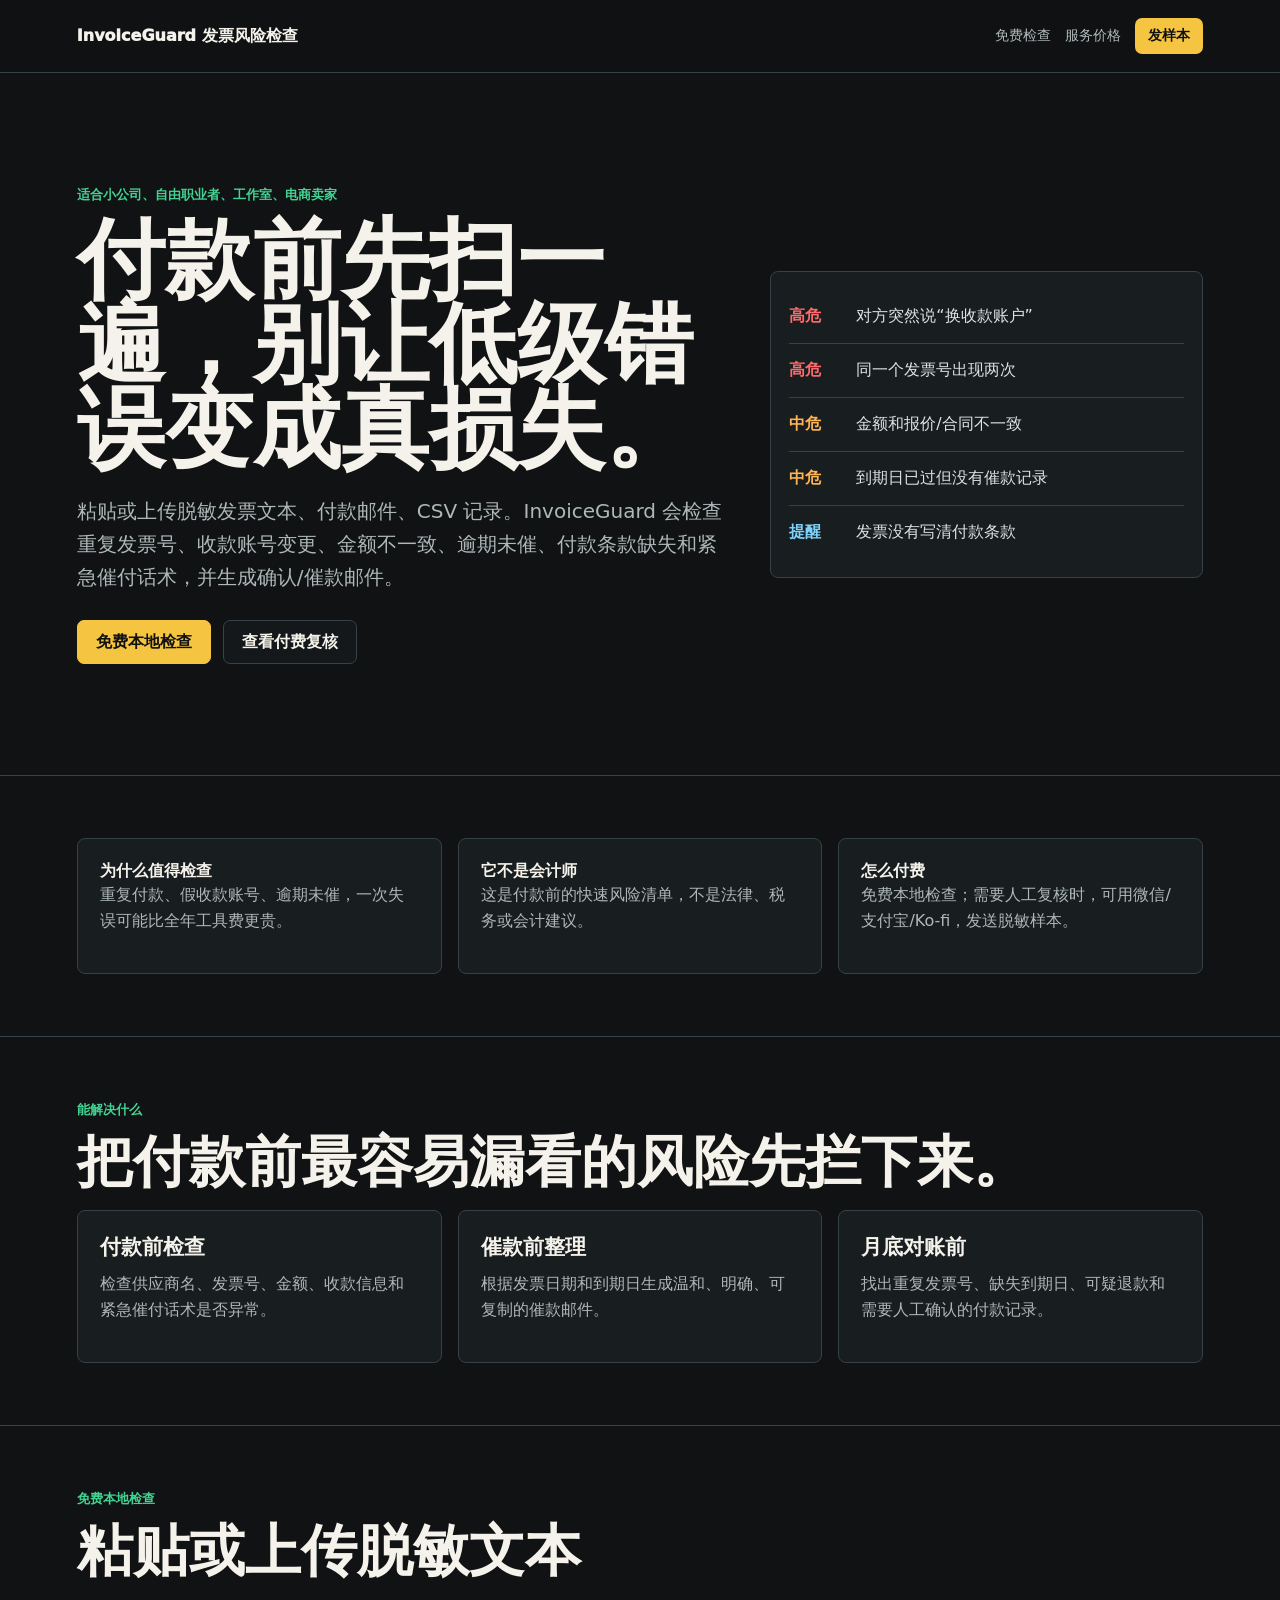
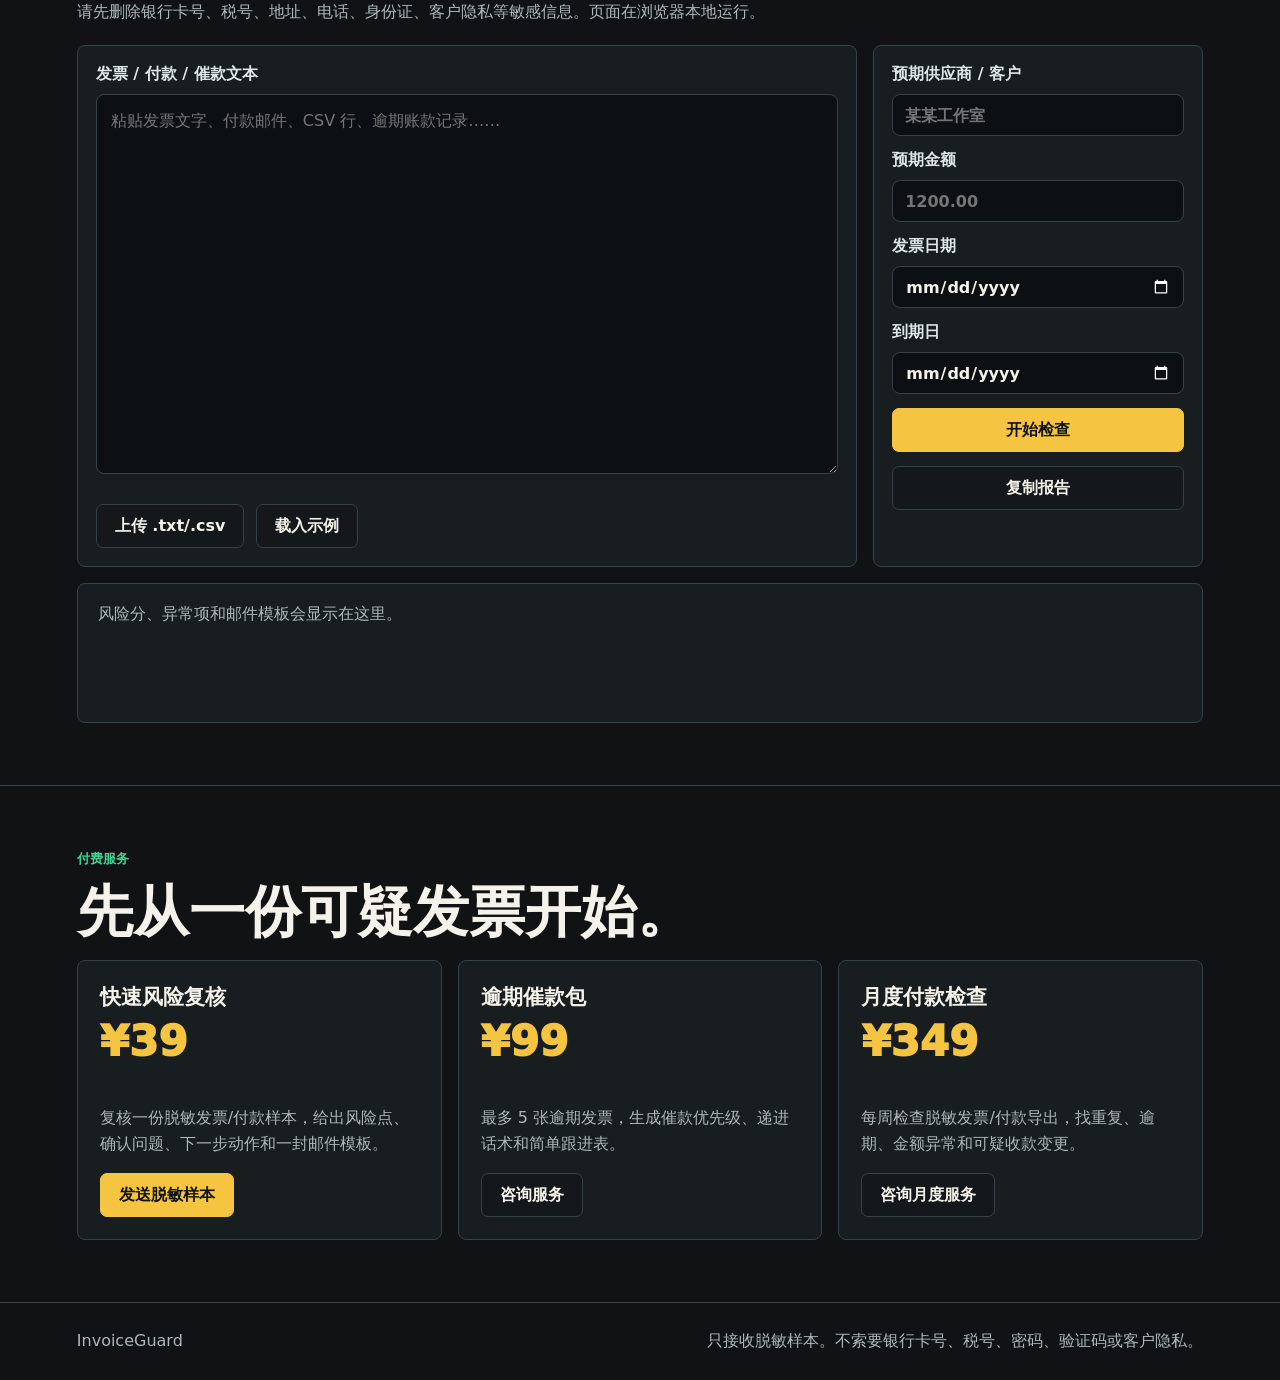
<file: invoiceguard/cn.html>
<!doctype html>
<html lang="zh-CN">
<head>
  <meta charset="utf-8">
  <meta name="viewport" content="width=device-width, initial-scale=1">
  <title>InvoiceGuard 发票/付款风险检查</title>
  <link rel="stylesheet" href="styles.css">
</head>
<body>
  <header class="topbar">
    <a class="brand" href="#top">InvoiceGuard 发票风险检查</a>
    <nav>
      <a href="#check">免费检查</a>
      <a href="#offers">服务价格</a>
      <a class="paylink" href="mailto:tomwillgood@gmail.com?subject=InvoiceGuard%20付款风险检查">发样本</a>
    </nav>
  </header>

  <main id="top">
    <section class="hero">
      <div class="hero-copy">
        <p class="eyebrow">适合小公司、自由职业者、工作室、电商卖家</p>
        <h1>付款前先扫一遍，别让低级错误变成真损失。</h1>
        <p class="lead">粘贴或上传脱敏发票文本、付款邮件、CSV 记录。InvoiceGuard 会检查重复发票号、收款账号变更、金额不一致、逾期未催、付款条款缺失和紧急催付话术，并生成确认/催款邮件。</p>
        <div class="actions">
          <a class="button primary" href="#check">免费本地检查</a>
          <a class="button secondary" href="#offers">查看付费复核</a>
        </div>
      </div>
      <aside class="risk-card">
        <div class="risk-row high"><span>高危</span> 对方突然说“换收款账户”</div>
        <div class="risk-row high"><span>高危</span> 同一个发票号出现两次</div>
        <div class="risk-row medium"><span>中危</span> 金额和报价/合同不一致</div>
        <div class="risk-row medium"><span>中危</span> 到期日已过但没有催款记录</div>
        <div class="risk-row low"><span>提醒</span> 发票没有写清付款条款</div>
      </aside>
    </section>

    <section class="strip">
      <div>
        <strong>为什么值得检查</strong>
        <p>重复付款、假收款账号、逾期未催，一次失误可能比全年工具费更贵。</p>
      </div>
      <div>
        <strong>它不是会计师</strong>
        <p>这是付款前的快速风险清单，不是法律、税务或会计建议。</p>
      </div>
      <div>
        <strong>怎么付费</strong>
        <p>免费本地检查；需要人工复核时，可用微信/支付宝/Ko-fi，发送脱敏样本。</p>
      </div>
    </section>

    <section class="problem">
      <p class="eyebrow">能解决什么</p>
      <h2>把付款前最容易漏看的风险先拦下来。</h2>
      <div class="grid">
        <article>
          <h3>付款前检查</h3>
          <p>检查供应商名、发票号、金额、收款信息和紧急催付话术是否异常。</p>
        </article>
        <article>
          <h3>催款前整理</h3>
          <p>根据发票日期和到期日生成温和、明确、可复制的催款邮件。</p>
        </article>
        <article>
          <h3>月底对账前</h3>
          <p>找出重复发票号、缺失到期日、可疑退款和需要人工确认的付款记录。</p>
        </article>
      </div>
    </section>

    <section id="check" class="checker">
      <div class="section-head">
        <p class="eyebrow">免费本地检查</p>
        <h2>粘贴或上传脱敏文本</h2>
        <p>请先删除银行卡号、税号、地址、电话、身份证、客户隐私等敏感信息。页面在浏览器本地运行。</p>
      </div>

      <div class="tool">
        <div class="input-panel">
          <label for="invoiceText">发票 / 付款 / 催款文本</label>
          <textarea id="invoiceText" spellcheck="false" placeholder="粘贴发票文字、付款邮件、CSV 行、逾期账款记录……"></textarea>
          <div class="file-row">
            <label class="file-button" for="fileInput">上传 .txt/.csv</label>
            <input id="fileInput" type="file" accept=".txt,.csv,text/plain,text/csv">
            <button id="sampleBtn" type="button" class="button secondary">载入示例</button>
          </div>
        </div>

        <aside class="settings">
          <label>预期供应商 / 客户
            <input id="partyName" placeholder="某某工作室">
          </label>
          <label>预期金额
            <input id="expectedAmount" placeholder="1200.00">
          </label>
          <label>发票日期
            <input id="invoiceDate" type="date">
          </label>
          <label>到期日
            <input id="dueDate" type="date">
          </label>
          <button id="analyzeBtn" type="button" class="button primary">开始检查</button>
          <button id="copyBtn" type="button" class="button secondary">复制报告</button>
        </aside>
      </div>

      <div id="result" class="result empty">风险分、异常项和邮件模板会显示在这里。</div>
    </section>

    <section id="offers" class="offers">
      <p class="eyebrow">付费服务</p>
      <h2>先从一份可疑发票开始。</h2>
      <div class="grid">
        <article class="price-card">
          <h3>快速风险复核</h3>
          <p class="price">¥39</p>
          <p>复核一份脱敏发票/付款样本，给出风险点、确认问题、下一步动作和一封邮件模板。</p>
          <a class="button primary" href="mailto:tomwillgood@gmail.com?subject=InvoiceGuard%20快速风险复核">发送脱敏样本</a>
        </article>
        <article class="price-card">
          <h3>逾期催款包</h3>
          <p class="price">¥99</p>
          <p>最多 5 张逾期发票，生成催款优先级、递进话术和简单跟进表。</p>
          <a class="button secondary" href="mailto:tomwillgood@gmail.com?subject=InvoiceGuard%20逾期催款包">咨询服务</a>
        </article>
        <article class="price-card">
          <h3>月度付款检查</h3>
          <p class="price">¥349</p>
          <p>每周检查脱敏发票/付款导出，找重复、逾期、金额异常和可疑收款变更。</p>
          <a class="button secondary" href="mailto:tomwillgood@gmail.com?subject=InvoiceGuard%20月度付款检查">咨询月度服务</a>
        </article>
      </div>
    </section>
  </main>

  <footer>
    <span>InvoiceGuard</span>
    <span>只接收脱敏样本。不索要银行卡号、税号、密码、验证码或客户隐私。</span>
  </footer>

  <script src="app-cn.js"></script>
</body>
</html>
</file>
<file: appealguard/styles.css>
:root {
  color-scheme: dark;
  --bg: #101214;
  --panel: #181d20;
  --panel-2: #20272b;
  --text: #f4f2ea;
  --muted: #aeb8b8;
  --line: #364247;
  --accent: #f5c542;
  --accent-2: #42d392;
  --danger: #ff6b6b;
  --warn: #ffb454;
  --blue: #7dd3fc;
}

* { box-sizing: border-box; }
body { margin: 0; background: var(--bg); color: var(--text); font-family: Inter, ui-sans-serif, system-ui, -apple-system, BlinkMacSystemFont, "Segoe UI", sans-serif; }
a { color: inherit; }
.topbar { position: sticky; top: 0; z-index: 5; display: flex; align-items: center; justify-content: space-between; gap: 20px; padding: 18px 6vw; background: rgba(16, 18, 20, 0.92); border-bottom: 1px solid var(--line); backdrop-filter: blur(14px); }
.brand { font-weight: 950; text-decoration: none; }
nav { display: flex; align-items: center; gap: 14px; color: var(--muted); font-size: 14px; }
nav a { text-decoration: none; }
.paylink { color: #111; background: var(--accent); padding: 9px 13px; border-radius: 7px; font-weight: 850; }
section { padding: 62px 6vw; border-top: 1px solid var(--line); }
.hero { min-height: 78vh; display: grid; grid-template-columns: minmax(0, 1.08fr) minmax(320px, 0.72fr); gap: 44px; align-items: center; border-top: 0; }
.eyebrow { color: var(--accent-2); font-size: 13px; font-weight: 900; text-transform: uppercase; }
h1, h2, h3, p { margin-top: 0; }
h1 { max-width: 940px; font-size: clamp(43px, 7vw, 86px); line-height: 0.96; margin-bottom: 24px; }
h2 { font-size: clamp(32px, 4.5vw, 56px); line-height: 1.05; margin-bottom: 18px; }
h3 { font-size: 21px; margin-bottom: 10px; }
p { color: var(--muted); line-height: 1.65; }
.lead { max-width: 780px; font-size: 20px; }
.actions, .tool-actions { display: flex; flex-wrap: wrap; gap: 12px; margin-top: 28px; }
.button, button { display: inline-flex; min-height: 44px; align-items: center; justify-content: center; padding: 0 18px; border: 1px solid var(--line); border-radius: 7px; background: var(--panel-2); color: var(--text); text-decoration: none; font: inherit; font-weight: 850; cursor: pointer; }
.primary { background: var(--accent); border-color: var(--accent); color: #111; }
.secondary { background: #14181b; }
.risk-card, .tool, .results, .offers article { background: var(--panel); border: 1px solid var(--line); border-radius: 8px; }
.risk-card { padding: 22px; }
.risk-row { padding: 15px 0; border-bottom: 1px solid var(--line); color: var(--muted); }
.risk-row:last-child { border-bottom: 0; }
.risk-row span { font-weight: 950; margin-right: 8px; }
.risk-row.high span { color: var(--danger); }
.risk-row.medium span { color: var(--warn); }
.risk-row.low span { color: var(--blue); }
.strip { display: grid; grid-template-columns: repeat(3, minmax(0, 1fr)); gap: 18px; }
.strip div { background: var(--panel); border: 1px solid var(--line); border-radius: 8px; padding: 20px; }
.section-head { max-width: 900px; }
.tool { padding: 18px; }
textarea { width: 100%; min-height: 250px; resize: vertical; border: 1px solid var(--line); border-radius: 8px; background: #0d0f11; color: var(--text); padding: 16px; font: 15px/1.55 ui-monospace, SFMono-Regular, Menlo, Consolas, monospace; }
.results { margin-top: 20px; padding: 22px; }
.score { display: flex; align-items: center; justify-content: space-between; gap: 18px; border-bottom: 1px solid var(--line); padding-bottom: 16px; margin-bottom: 18px; }
.score strong { font-size: 42px; color: var(--accent); }
.result-grid, .offer-grid { display: grid; grid-template-columns: repeat(3, minmax(0, 1fr)); gap: 16px; }
ul { margin: 0; padding-left: 20px; color: var(--muted); line-height: 1.65; }
.email-box { margin-top: 18px; border-top: 1px solid var(--line); padding-top: 18px; }
pre { white-space: pre-wrap; color: var(--muted); background: #0d0f11; border: 1px solid var(--line); border-radius: 8px; padding: 16px; }
.offers article { padding: 22px; }
.price { color: var(--accent); font-size: 34px; font-weight: 950; margin-bottom: 10px; }
footer { display: flex; justify-content: space-between; gap: 18px; padding: 28px 6vw; color: var(--muted); border-top: 1px solid var(--line); }
@media (max-width: 900px) { .hero, .strip, .result-grid, .offer-grid { grid-template-columns: 1fr; } nav { display: none; } }
</file>
<file: cdrive-rescue/styles.css>
:root {
  --bg: #0e1116;
  --panel: #171d25;
  --soft: #202936;
  --line: #334155;
  --text: #f8fafc;
  --muted: #b6c2cf;
  --accent: #34d399;
  --blue: #60a5fa;
  --warn: #fbbf24;
}

* { box-sizing: border-box; }
body {
  margin: 0;
  background: var(--bg);
  color: var(--text);
  font-family: Inter, ui-sans-serif, system-ui, -apple-system, BlinkMacSystemFont, "Segoe UI", "Microsoft YaHei", sans-serif;
}
a { color: inherit; }
.topbar {
  position: sticky;
  top: 0;
  z-index: 5;
  display: flex;
  align-items: center;
  justify-content: space-between;
  gap: 18px;
  padding: 16px 6vw;
  border-bottom: 1px solid var(--line);
  background: rgba(14,17,22,.94);
}
.brand { font-weight: 950; text-decoration: none; }
nav { display: flex; align-items: center; gap: 14px; }
nav a { color: var(--muted); text-decoration: none; font-weight: 800; }
.paylink { color: var(--accent); }

.hero {
  min-height: 76vh;
  padding: 78px 6vw;
  display: grid;
  grid-template-columns: minmax(0, 1fr) minmax(320px, .65fr);
  gap: 40px;
  align-items: center;
}
.eyebrow {
  margin: 0 0 12px;
  color: var(--accent);
  font-size: 13px;
  font-weight: 950;
  text-transform: uppercase;
}
h1, h2, h3 { margin: 0; letter-spacing: 0; }
h1 { max-width: 820px; font-size: clamp(44px, 8vw, 92px); line-height: .95; }
h2 { font-size: clamp(30px, 4vw, 52px); line-height: 1.05; }
h3 { font-size: 20px; }
p { color: var(--muted); line-height: 1.65; }
.lead { max-width: 760px; font-size: 20px; }
.actions { display: flex; flex-wrap: wrap; gap: 12px; margin-top: 28px; }
.button {
  display: inline-flex;
  min-height: 46px;
  align-items: center;
  justify-content: center;
  padding: 0 18px;
  border: 1px solid var(--line);
  border-radius: 7px;
  text-decoration: none;
  font-weight: 900;
}
.primary { background: var(--accent); border-color: var(--accent); color: #062014; }
.secondary { background: var(--soft); }

.rescue-card {
  display: grid;
  gap: 12px;
  padding: 22px;
  border: 1px solid var(--line);
  border-radius: 8px;
  background: var(--panel);
}
.rescue-card div {
  padding: 16px;
  border: 1px solid var(--line);
  border-radius: 7px;
  background: #111821;
}
.rescue-card strong { display: block; margin-bottom: 6px; color: var(--warn); }
.rescue-card span { color: var(--muted); }

section { padding: 62px 6vw; border-top: 1px solid var(--line); }
.strip, .grid, .price-grid, .code-grid {
  display: grid;
  grid-template-columns: repeat(3, minmax(0, 1fr));
  gap: 16px;
}
.strip div, .grid article, .price-grid article, .code-grid article, .paybox {
  padding: 22px;
  border: 1px solid var(--line);
  border-radius: 8px;
  background: var(--panel);
}
.section-head { margin-bottom: 22px; }
.code-grid { grid-template-columns: repeat(2, minmax(0, 1fr)); }
pre {
  overflow-x: auto;
  padding: 14px;
  border-radius: 7px;
  background: #020617;
  color: #d1fae5;
}
code { font-family: "Cascadia Code", Consolas, monospace; }
.note { padding: 16px; border: 1px solid #854d0e; border-radius: 8px; background: #261b08; }
.price-grid strong {
  display: block;
  margin: 12px 0;
  color: var(--accent);
  font-size: 34px;
}
.price-grid span { color: var(--blue); font-weight: 900; }
.paybox { margin-top: 16px; display: flex; flex-wrap: wrap; align-items: center; gap: 16px; }
.paybox p { margin: 0; max-width: 720px; }
footer {
  display: flex;
  justify-content: space-between;
  gap: 16px;
  padding: 28px 6vw;
  border-top: 1px solid var(--line);
  color: var(--muted);
}

@media (max-width: 900px) {
  nav { display: none; }
  .hero, .strip, .grid, .price-grid, .code-grid { grid-template-columns: 1fr; }
  .hero { padding-top: 52px; }
}
</file>
<file: chargebackguard/styles.css>
:root {
  color-scheme: dark;
  --bg: #101214;
  --panel: #181d20;
  --panel-2: #20272b;
  --text: #f4f2ea;
  --muted: #aeb8b8;
  --line: #364247;
  --accent: #f5c542;
  --accent-2: #42d392;
  --danger: #ff6b6b;
  --warn: #ffb454;
  --blue: #7dd3fc;
}

* { box-sizing: border-box; }

body {
  margin: 0;
  background: var(--bg);
  color: var(--text);
  font-family: Inter, ui-sans-serif, system-ui, -apple-system, BlinkMacSystemFont, "Segoe UI", sans-serif;
}

a { color: inherit; }

.topbar {
  position: sticky;
  top: 0;
  z-index: 5;
  display: flex;
  align-items: center;
  justify-content: space-between;
  gap: 20px;
  padding: 18px 6vw;
  background: rgba(16, 18, 20, 0.92);
  border-bottom: 1px solid var(--line);
  backdrop-filter: blur(14px);
}

.brand {
  font-weight: 950;
  text-decoration: none;
}

nav {
  display: flex;
  align-items: center;
  gap: 14px;
  color: var(--muted);
  font-size: 14px;
}

nav a { text-decoration: none; }

.paylink {
  color: #111;
  background: var(--accent);
  padding: 9px 13px;
  border-radius: 7px;
  font-weight: 850;
}

section {
  padding: 62px 6vw;
  border-top: 1px solid var(--line);
}

.hero {
  min-height: 78vh;
  display: grid;
  grid-template-columns: minmax(0, 1.08fr) minmax(320px, 0.72fr);
  gap: 44px;
  align-items: center;
  border-top: 0;
}

.eyebrow {
  color: var(--accent-2);
  font-size: 13px;
  font-weight: 900;
  text-transform: uppercase;
}

h1, h2, h3, p { margin-top: 0; }

h1 {
  max-width: 940px;
  font-size: clamp(43px, 7vw, 86px);
  line-height: 0.96;
  margin-bottom: 24px;
}

h2 {
  font-size: clamp(32px, 4.5vw, 56px);
  line-height: 1.05;
  margin-bottom: 18px;
}

h3 {
  font-size: 21px;
  margin-bottom: 10px;
}

p {
  color: var(--muted);
  line-height: 1.65;
}

.lead {
  max-width: 780px;
  font-size: 20px;
}

.actions, .tool-actions {
  display: flex;
  flex-wrap: wrap;
  gap: 12px;
  margin-top: 28px;
}

.button, button {
  display: inline-flex;
  min-height: 44px;
  align-items: center;
  justify-content: center;
  padding: 0 18px;
  border: 1px solid var(--line);
  border-radius: 7px;
  background: var(--panel-2);
  color: var(--text);
  text-decoration: none;
  font: inherit;
  font-weight: 850;
  cursor: pointer;
}

.primary {
  background: var(--accent);
  border-color: var(--accent);
  color: #111;
}

.secondary { background: #14181b; }

.risk-card, .tool, .results, .offers article {
  background: var(--panel);
  border: 1px solid var(--line);
  border-radius: 8px;
}

.risk-card { padding: 22px; }

.risk-row {
  padding: 15px 0;
  border-bottom: 1px solid var(--line);
  color: var(--muted);
}

.risk-row:last-child { border-bottom: 0; }
.risk-row span { font-weight: 950; margin-right: 8px; }
.risk-row.high span { color: var(--danger); }
.risk-row.medium span { color: var(--warn); }
.risk-row.low span { color: var(--blue); }

.strip {
  display: grid;
  grid-template-columns: repeat(3, minmax(0, 1fr));
  gap: 18px;
}

.strip div {
  background: var(--panel);
  border: 1px solid var(--line);
  border-radius: 8px;
  padding: 20px;
}

.section-head { max-width: 900px; }

.tool { padding: 18px; }

textarea {
  width: 100%;
  min-height: 250px;
  resize: vertical;
  border: 1px solid var(--line);
  border-radius: 8px;
  background: #0d0f11;
  color: var(--text);
  padding: 16px;
  font: 15px/1.55 ui-monospace, SFMono-Regular, Menlo, Consolas, monospace;
}

.results {
  margin-top: 20px;
  padding: 22px;
}

.score {
  display: flex;
  align-items: center;
  justify-content: space-between;
  gap: 18px;
  border-bottom: 1px solid var(--line);
  padding-bottom: 16px;
  margin-bottom: 18px;
}

.score strong {
  font-size: 42px;
  color: var(--accent);
}

.result-grid, .offer-grid {
  display: grid;
  grid-template-columns: repeat(3, minmax(0, 1fr));
  gap: 16px;
}

ul {
  margin: 0;
  padding-left: 20px;
  color: var(--muted);
  line-height: 1.65;
}

.email-box {
  margin-top: 18px;
  border-top: 1px solid var(--line);
  padding-top: 18px;
}

pre {
  white-space: pre-wrap;
  color: var(--muted);
  background: #0d0f11;
  border: 1px solid var(--line);
  border-radius: 8px;
  padding: 16px;
}

.offers article { padding: 22px; }
.price { color: var(--accent); font-size: 34px; font-weight: 950; margin-bottom: 10px; }

footer {
  display: flex;
  justify-content: space-between;
  gap: 18px;
  padding: 28px 6vw;
  color: var(--muted);
  border-top: 1px solid var(--line);
}

@media (max-width: 900px) {
  .hero, .strip, .result-grid, .offer-grid { grid-template-columns: 1fr; }
  nav { display: none; }
}
</file>
<file: fatespark/styles.css>
:root {
  --bg: #120f1d;
  --panel: #1f1930;
  --soft: #2b2340;
  --line: #514266;
  --text: #fff7ed;
  --muted: #d6c8df;
  --accent: #f9a8d4;
  --gold: #facc15;
  --cyan: #67e8f9;
}
* { box-sizing: border-box; }
body {
  margin: 0;
  background:
    radial-gradient(circle at 20% 5%, rgba(249,168,212,.22), transparent 30%),
    radial-gradient(circle at 80% 10%, rgba(103,232,249,.14), transparent 24%),
    var(--bg);
  color: var(--text);
  font-family: Inter, ui-sans-serif, system-ui, -apple-system, BlinkMacSystemFont, "Segoe UI", "Microsoft YaHei", sans-serif;
}
a { color: inherit; }
.topbar {
  position: sticky;
  top: 0;
  z-index: 5;
  display: flex;
  justify-content: space-between;
  align-items: center;
  gap: 18px;
  padding: 16px 6vw;
  border-bottom: 1px solid var(--line);
  background: rgba(18,15,29,.92);
}
.brand { font-weight: 950; text-decoration: none; }
nav { display: flex; gap: 14px; align-items: center; }
nav a { color: var(--muted); text-decoration: none; font-weight: 850; }
.paylink { color: var(--gold); }
.hero {
  min-height: 78vh;
  padding: 76px 6vw;
  display: grid;
  grid-template-columns: minmax(0, 1fr) minmax(320px, .7fr);
  gap: 40px;
  align-items: center;
}
.eyebrow {
  margin: 0 0 12px;
  color: var(--cyan);
  font-size: 13px;
  font-weight: 950;
  text-transform: uppercase;
}
h1, h2, h3 { margin: 0; letter-spacing: 0; }
h1 { max-width: 880px; font-size: clamp(42px, 7vw, 86px); line-height: .96; }
h2 { font-size: clamp(30px, 4vw, 50px); line-height: 1.08; }
h3 { font-size: 20px; }
p { color: var(--muted); line-height: 1.68; }
.lead { max-width: 760px; font-size: 20px; }
.actions { display: flex; flex-wrap: wrap; gap: 12px; margin-top: 26px; }
.button {
  display: inline-flex;
  min-height: 46px;
  align-items: center;
  justify-content: center;
  padding: 0 18px;
  border: 1px solid var(--line);
  border-radius: 7px;
  background: var(--soft);
  color: var(--text);
  text-decoration: none;
  font-weight: 900;
}
.primary { background: var(--accent); border-color: var(--accent); color: #281125; }
.secondary { background: var(--soft); }
.sample-card, .result, .form-grid, .price-grid article {
  border: 1px solid var(--line);
  border-radius: 8px;
  background: rgba(31,25,48,.86);
  box-shadow: 0 20px 80px rgba(0,0,0,.24);
}
.sample-card { padding: 28px; }
.sample-card span, .result-grid span, .price-grid span { color: var(--cyan); font-weight: 900; }
.sample-card strong { display: block; margin: 14px 0; color: var(--gold); font-size: 34px; line-height: 1.12; }
section { padding: 62px 6vw; border-top: 1px solid var(--line); }
.section-head { max-width: 840px; margin-bottom: 22px; }
.form-grid {
  display: grid;
  grid-template-columns: repeat(4, minmax(0, 1fr));
  gap: 14px;
  padding: 20px;
}
label { display: grid; gap: 8px; color: var(--muted); font-weight: 850; }
input, select {
  width: 100%;
  min-height: 44px;
  padding: 0 12px;
  border: 1px solid var(--line);
  border-radius: 7px;
  background: #100d19;
  color: var(--text);
  font: inherit;
}
.wide { grid-column: 1 / -1; }
.result { margin-top: 20px; padding: 24px; }
.result-grid, .price-grid {
  display: grid;
  grid-template-columns: repeat(3, minmax(0, 1fr));
  gap: 14px;
  margin-top: 18px;
}
.result-grid article {
  padding: 18px;
  border: 1px solid var(--line);
  border-radius: 8px;
  background: #171226;
}
.result-grid strong { display: block; margin-top: 8px; font-size: 22px; }
.reading-copy {
  margin-top: 16px;
  padding: 18px;
  border: 1px solid var(--line);
  border-radius: 8px;
  background: #171226;
}
pre {
  white-space: pre-wrap;
  margin: 12px 0 0;
  color: var(--text);
  font-family: inherit;
  line-height: 1.65;
}
.price-grid article { padding: 22px; }
.price-grid strong { display: block; margin: 12px 0; color: var(--gold); font-size: 34px; }
.paybox {
  margin-top: 16px;
  padding: 20px;
  border: 1px solid var(--line);
  border-radius: 8px;
  background: var(--panel);
  display: flex;
  flex-wrap: wrap;
  gap: 16px;
  align-items: center;
}
.paybox p { margin: 0; max-width: 820px; }
footer {
  display: flex;
  justify-content: space-between;
  gap: 18px;
  padding: 28px 6vw;
  border-top: 1px solid var(--line);
  color: var(--muted);
}
@media (max-width: 900px) {
  nav { display: none; }
  .hero, .form-grid, .result-grid, .price-grid { grid-template-columns: 1fr; }
}
</file>
<file: invoiceguard/styles.css>
:root {
  color-scheme: dark;
  --bg: #101214;
  --panel: #181d20;
  --panel-2: #20272b;
  --text: #f4f2ea;
  --muted: #aeb8b8;
  --line: #364247;
  --accent: #f5c542;
  --accent-2: #42d392;
  --danger: #ff6b6b;
  --warn: #ffb454;
  --blue: #7dd3fc;
}

* { box-sizing: border-box; }

body {
  margin: 0;
  background: var(--bg);
  color: var(--text);
  font-family: Inter, ui-sans-serif, system-ui, -apple-system, BlinkMacSystemFont, "Segoe UI", sans-serif;
}

a { color: inherit; }

.topbar {
  position: sticky;
  top: 0;
  z-index: 5;
  display: flex;
  align-items: center;
  justify-content: space-between;
  gap: 20px;
  padding: 18px 6vw;
  background: rgba(16, 18, 20, 0.92);
  border-bottom: 1px solid var(--line);
  backdrop-filter: blur(14px);
}

.brand {
  font-weight: 950;
  text-decoration: none;
  letter-spacing: 0;
}

nav {
  display: flex;
  align-items: center;
  gap: 14px;
  color: var(--muted);
  font-size: 14px;
}

nav a {
  text-decoration: none;
}

.paylink {
  color: #111;
  background: var(--accent);
  padding: 9px 13px;
  border-radius: 7px;
  font-weight: 850;
}

section {
  padding: 62px 6vw;
  border-top: 1px solid var(--line);
}

.hero {
  min-height: 78vh;
  display: grid;
  grid-template-columns: minmax(0, 1.08fr) minmax(320px, 0.72fr);
  gap: 44px;
  align-items: center;
  border-top: 0;
}

.eyebrow {
  color: var(--accent-2);
  font-size: 13px;
  font-weight: 900;
  text-transform: uppercase;
}

h1, h2, h3, p {
  margin-top: 0;
}

h1 {
  max-width: 940px;
  font-size: clamp(43px, 7vw, 88px);
  line-height: 0.96;
  margin-bottom: 24px;
}

h2 {
  font-size: clamp(32px, 4.5vw, 56px);
  line-height: 1.05;
  margin-bottom: 18px;
}

h3 {
  font-size: 21px;
  margin-bottom: 10px;
}

p {
  color: var(--muted);
  line-height: 1.65;
}

.lead {
  max-width: 780px;
  font-size: 20px;
}

.actions, .file-row {
  display: flex;
  flex-wrap: wrap;
  gap: 12px;
  margin-top: 26px;
}

.button, .file-button {
  display: inline-flex;
  min-height: 44px;
  align-items: center;
  justify-content: center;
  padding: 0 18px;
  border: 1px solid var(--line);
  border-radius: 7px;
  font: inherit;
  font-weight: 850;
  text-decoration: none;
  cursor: pointer;
}

.primary {
  color: #121212;
  background: var(--accent);
  border-color: var(--accent);
}

.secondary, .file-button {
  color: var(--text);
  background: #14181b;
}

.risk-card, .strip > div, .grid article, .input-panel, .settings, .result, .copy-block {
  background: var(--panel);
  border: 1px solid var(--line);
  border-radius: 8px;
}

.risk-card {
  padding: 18px;
}

.risk-row {
  padding: 16px 0;
  border-bottom: 1px solid var(--line);
  color: #dbe5e3;
}

.risk-row:last-child { border-bottom: 0; }

.risk-row span {
  display: inline-flex;
  width: 52px;
  margin-right: 10px;
  font-weight: 950;
}

.risk-row.high span { color: var(--danger); }
.risk-row.medium span { color: var(--warn); }
.risk-row.low span { color: var(--blue); }

.strip {
  display: grid;
  grid-template-columns: repeat(3, minmax(0, 1fr));
  gap: 16px;
}

.strip > div, .grid article {
  padding: 22px;
}

.grid {
  display: grid;
  grid-template-columns: repeat(3, minmax(0, 1fr));
  gap: 16px;
}

.section-head {
  max-width: 860px;
}

.tool {
  display: grid;
  grid-template-columns: minmax(0, 1fr) 330px;
  gap: 16px;
  align-items: stretch;
  margin-top: 20px;
}

.input-panel, .settings {
  padding: 18px;
}

label {
  display: block;
  color: #dfe7e5;
  font-weight: 760;
}

textarea, input {
  width: 100%;
  margin-top: 9px;
  border: 1px solid var(--line);
  border-radius: 8px;
  background: #0d1012;
  color: var(--text);
  font: inherit;
}

textarea {
  min-height: 380px;
  padding: 14px;
  line-height: 1.55;
  resize: vertical;
}

input {
  height: 42px;
  padding: 0 12px;
}

#fileInput {
  position: absolute;
  width: 1px;
  height: 1px;
  opacity: 0;
  pointer-events: none;
}

.settings {
  display: grid;
  gap: 14px;
  align-content: start;
}

.result {
  min-height: 140px;
  margin-top: 16px;
  padding: 20px;
}

.empty {
  color: var(--muted);
}

.score {
  display: grid;
  grid-template-columns: 160px minmax(0, 1fr);
  gap: 18px;
  align-items: center;
}

.score-number {
  display: grid;
  place-items: center;
  width: 132px;
  height: 132px;
  border-radius: 50%;
  border: 7px solid var(--accent-2);
  font-size: 42px;
  font-weight: 950;
}

.score-number.high {
  border-color: var(--danger);
}

.score-number.medium {
  border-color: var(--warn);
}

.finding {
  padding: 14px 0;
  border-top: 1px solid var(--line);
}

.finding strong {
  color: #fff;
}

.tag {
  display: inline-flex;
  padding: 3px 8px;
  margin-right: 8px;
  border-radius: 999px;
  background: #273039;
  color: var(--accent);
  font-size: 12px;
  font-weight: 900;
}

.email-copy {
  white-space: pre-wrap;
  background: #0d1012;
  border: 1px solid var(--line);
  border-radius: 8px;
  padding: 14px;
  color: #e7eeee;
}

.offers .price-card {
  display: flex;
  flex-direction: column;
  align-items: flex-start;
}

.price {
  color: var(--accent);
  font-size: 42px;
  line-height: 1;
  font-weight: 950;
}

.copy-block {
  margin: 62px 6vw;
  padding: 28px;
}

footer {
  display: flex;
  justify-content: space-between;
  gap: 18px;
  padding: 28px 6vw;
  border-top: 1px solid var(--line);
  color: var(--muted);
}

@media (max-width: 920px) {
  .hero, .strip, .grid, .tool, .score {
    grid-template-columns: 1fr;
  }

  nav {
    display: none;
  }
}
</file>
<file: promo/styles.css>
:root{--bg:#101214;--panel:#181d20;--line:#364247;--text:#f4f2ea;--muted:#aeb8b8;--accent:#f5c542;--green:#42d392}
*{box-sizing:border-box}body{margin:0;background:var(--bg);color:var(--text);font-family:Inter,ui-sans-serif,system-ui,-apple-system,BlinkMacSystemFont,"Segoe UI",sans-serif}
header{display:flex;justify-content:space-between;gap:24px;align-items:center;padding:42px 6vw;border-bottom:1px solid var(--line)}
.eyebrow{color:var(--green);font-size:13px;font-weight:900;text-transform:uppercase}h1{font-size:clamp(34px,5vw,64px);line-height:1;margin:0 0 14px}h2{font-size:34px;margin:0 0 18px}h3{margin:0 0 10px}p{color:var(--muted);line-height:1.6}
main{padding:34px 6vw}.grid{display:grid;grid-template-columns:repeat(3,minmax(0,1fr));gap:16px}.card,.links{background:var(--panel);border:1px solid var(--line);border-radius:8px;padding:20px}section{margin-bottom:34px}
a{color:inherit}.button,button{display:inline-flex;min-height:40px;align-items:center;justify-content:center;padding:0 14px;border:1px solid var(--line);border-radius:7px;background:#14181b;color:var(--text);text-decoration:none;font:inherit;font-weight:850;cursor:pointer;margin:4px 8px 12px 0}.primary{background:var(--accent);border-color:var(--accent);color:#111}
pre{white-space:pre-wrap;background:#0d1012;border:1px solid var(--line);border-radius:8px;padding:14px;color:#e7eeee;line-height:1.55;max-height:360px;overflow:auto}.path{font-family:Consolas,monospace;font-size:13px;color:var(--accent)}
@media(max-width:980px){header,.grid{grid-template-columns:1fr;display:grid}}
</file>
